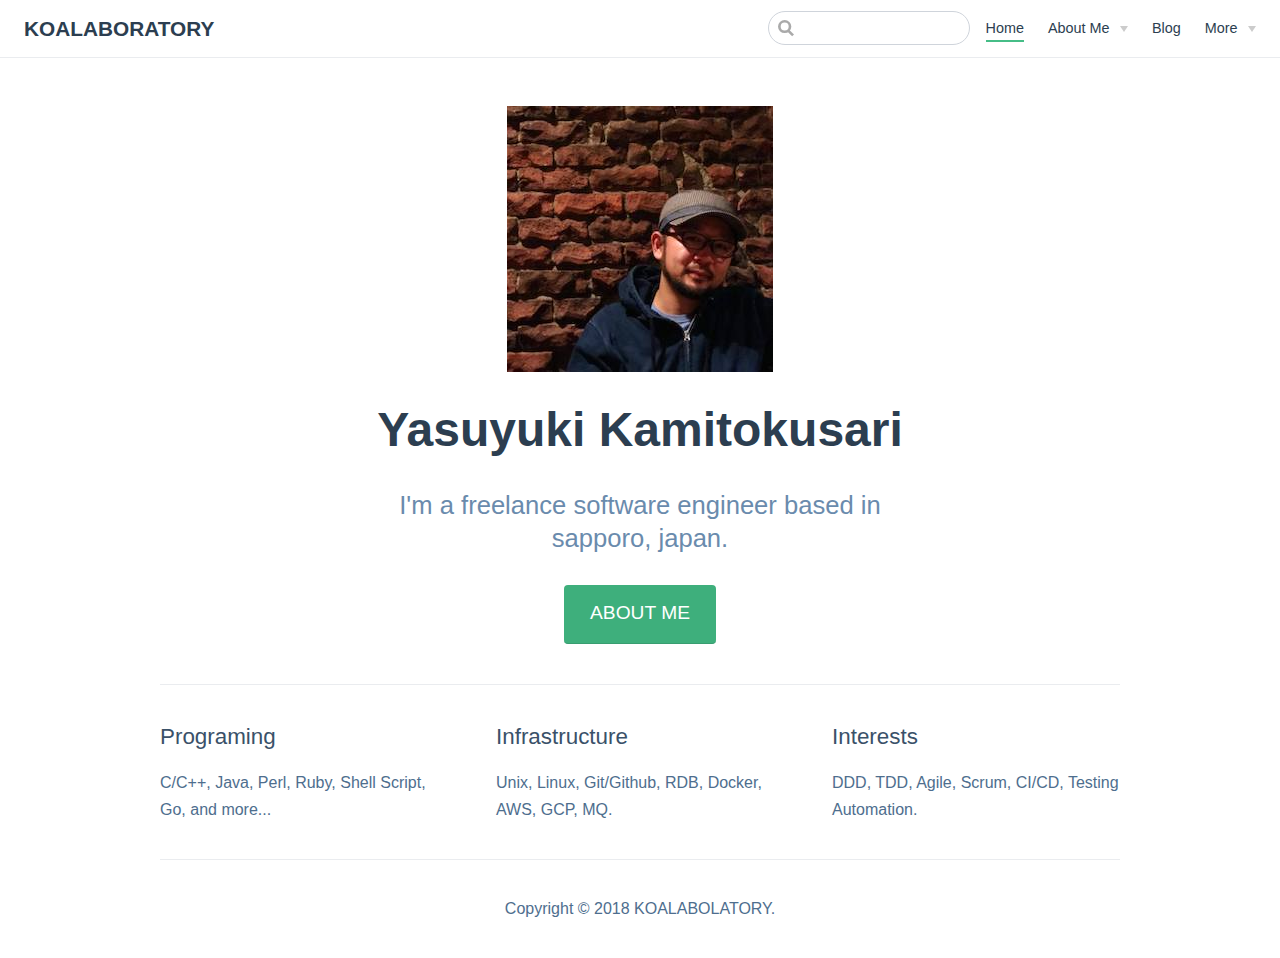
<file: index.html>
<!DOCTYPE html>
<html lang="ja">
  <head>
    <meta charset="utf-8">
    <meta name="viewport" content="width=device-width,initial-scale=1">
    <title>KOALABORATORY</title>
    <meta name="description" content="My portfolio">
    <link rel="icon" type="image/png" href="/favicon.png">
    <meta name="og:title" content="about me"><meta name="og:description" content="YasKamito&#39;s Portfolio">
    <link rel="preload" href="/assets/css/0.styles.04d72812.css" as="style"><link rel="preload" href="/assets/js/app.c00f5c59.js" as="script"><link rel="preload" href="/assets/js/2.7a096feb.js" as="script"><link rel="preload" href="/assets/js/5.3ea60ffa.js" as="script"><link rel="prefetch" href="/assets/js/10.08b44fdb.js"><link rel="prefetch" href="/assets/js/11.eb98c209.js"><link rel="prefetch" href="/assets/js/12.4ffbcab9.js"><link rel="prefetch" href="/assets/js/13.19a4ae22.js"><link rel="prefetch" href="/assets/js/14.1b2a1152.js"><link rel="prefetch" href="/assets/js/3.96e68d66.js"><link rel="prefetch" href="/assets/js/4.2b46c93b.js"><link rel="prefetch" href="/assets/js/6.c97d9a42.js"><link rel="prefetch" href="/assets/js/7.6c1398b5.js"><link rel="prefetch" href="/assets/js/8.5b266e0e.js"><link rel="prefetch" href="/assets/js/9.4b40a8be.js">
    <link rel="stylesheet" href="/assets/css/0.styles.04d72812.css">
  </head>
  <body>
    <div id="app" data-server-rendered="true"><div class="theme-container no-sidebar"><header class="navbar"><div class="sidebar-button"><svg xmlns="http://www.w3.org/2000/svg" aria-hidden="true" role="img" viewBox="0 0 448 512" class="icon"><path fill="currentColor" d="M436 124H12c-6.627 0-12-5.373-12-12V80c0-6.627 5.373-12 12-12h424c6.627 0 12 5.373 12 12v32c0 6.627-5.373 12-12 12zm0 160H12c-6.627 0-12-5.373-12-12v-32c0-6.627 5.373-12 12-12h424c6.627 0 12 5.373 12 12v32c0 6.627-5.373 12-12 12zm0 160H12c-6.627 0-12-5.373-12-12v-32c0-6.627 5.373-12 12-12h424c6.627 0 12 5.373 12 12v32c0 6.627-5.373 12-12 12z"></path></svg></div> <a href="/" class="home-link router-link-exact-active router-link-active"><!----> <span class="site-name">KOALABORATORY</span></a> <div class="links"><div class="search-box"><input aria-label="Search" autocomplete="off" spellcheck="false" value=""> <!----></div> <nav class="nav-links can-hide"><div class="nav-item"><a href="/" class="nav-link router-link-exact-active router-link-active">Home</a></div><div class="nav-item"><div class="dropdown-wrapper"><a class="dropdown-title"><span class="title">About Me</span> <span class="arrow right"></span></a> <ul class="nav-dropdown" style="display:none;"><li class="dropdown-item"><!----> <a href="/about.html" class="nav-link">About</a></li><li class="dropdown-item"><!----> <a href="/experience.html" class="nav-link">Experience</a></li></ul></div></div><div class="nav-item"><a href="/blog/" class="nav-link">Blog</a></div><div class="nav-item"><div class="dropdown-wrapper"><a class="dropdown-title"><span class="title">More</span> <span class="arrow right"></span></a> <ul class="nav-dropdown" style="display:none;"><li class="dropdown-item"><!----> <a href="https://twitter.com/7310chain" target="_blank" rel="noopener noreferrer" class="nav-link external">
  Twitter
  <svg xmlns="http://www.w3.org/2000/svg" aria-hidden="true" x="0px" y="0px" viewBox="0 0 100 100" width="15" height="15" class="icon outbound"><path fill="currentColor" d="M18.8,85.1h56l0,0c2.2,0,4-1.8,4-4v-32h-8v28h-48v-48h28v-8h-32l0,0c-2.2,0-4,1.8-4,4v56C14.8,83.3,16.6,85.1,18.8,85.1z"></path> <polygon fill="currentColor" points="45.7,48.7 51.3,54.3 77.2,28.5 77.2,37.2 85.2,37.2 85.2,14.9 62.8,14.9 62.8,22.9 71.5,22.9"></polygon></svg></a></li><li class="dropdown-item"><!----> <a href="https://www.facebook.com/kamitokusariy" target="_blank" rel="noopener noreferrer" class="nav-link external">
  Facebook
  <svg xmlns="http://www.w3.org/2000/svg" aria-hidden="true" x="0px" y="0px" viewBox="0 0 100 100" width="15" height="15" class="icon outbound"><path fill="currentColor" d="M18.8,85.1h56l0,0c2.2,0,4-1.8,4-4v-32h-8v28h-48v-48h28v-8h-32l0,0c-2.2,0-4,1.8-4,4v56C14.8,83.3,16.6,85.1,18.8,85.1z"></path> <polygon fill="currentColor" points="45.7,48.7 51.3,54.3 77.2,28.5 77.2,37.2 85.2,37.2 85.2,14.9 62.8,14.9 62.8,22.9 71.5,22.9"></polygon></svg></a></li><li class="dropdown-item"><!----> <a href="https://github.com/YasKamito" target="_blank" rel="noopener noreferrer" class="nav-link external">
  GitHub
  <svg xmlns="http://www.w3.org/2000/svg" aria-hidden="true" x="0px" y="0px" viewBox="0 0 100 100" width="15" height="15" class="icon outbound"><path fill="currentColor" d="M18.8,85.1h56l0,0c2.2,0,4-1.8,4-4v-32h-8v28h-48v-48h28v-8h-32l0,0c-2.2,0-4,1.8-4,4v56C14.8,83.3,16.6,85.1,18.8,85.1z"></path> <polygon fill="currentColor" points="45.7,48.7 51.3,54.3 77.2,28.5 77.2,37.2 85.2,37.2 85.2,14.9 62.8,14.9 62.8,22.9 71.5,22.9"></polygon></svg></a></li></ul></div></div> <!----></nav></div></header> <div class="sidebar-mask"></div> <aside class="sidebar"><nav class="nav-links"><div class="nav-item"><a href="/" class="nav-link router-link-exact-active router-link-active">Home</a></div><div class="nav-item"><div class="dropdown-wrapper"><a class="dropdown-title"><span class="title">About Me</span> <span class="arrow right"></span></a> <ul class="nav-dropdown" style="display:none;"><li class="dropdown-item"><!----> <a href="/about.html" class="nav-link">About</a></li><li class="dropdown-item"><!----> <a href="/experience.html" class="nav-link">Experience</a></li></ul></div></div><div class="nav-item"><a href="/blog/" class="nav-link">Blog</a></div><div class="nav-item"><div class="dropdown-wrapper"><a class="dropdown-title"><span class="title">More</span> <span class="arrow right"></span></a> <ul class="nav-dropdown" style="display:none;"><li class="dropdown-item"><!----> <a href="https://twitter.com/7310chain" target="_blank" rel="noopener noreferrer" class="nav-link external">
  Twitter
  <svg xmlns="http://www.w3.org/2000/svg" aria-hidden="true" x="0px" y="0px" viewBox="0 0 100 100" width="15" height="15" class="icon outbound"><path fill="currentColor" d="M18.8,85.1h56l0,0c2.2,0,4-1.8,4-4v-32h-8v28h-48v-48h28v-8h-32l0,0c-2.2,0-4,1.8-4,4v56C14.8,83.3,16.6,85.1,18.8,85.1z"></path> <polygon fill="currentColor" points="45.7,48.7 51.3,54.3 77.2,28.5 77.2,37.2 85.2,37.2 85.2,14.9 62.8,14.9 62.8,22.9 71.5,22.9"></polygon></svg></a></li><li class="dropdown-item"><!----> <a href="https://www.facebook.com/kamitokusariy" target="_blank" rel="noopener noreferrer" class="nav-link external">
  Facebook
  <svg xmlns="http://www.w3.org/2000/svg" aria-hidden="true" x="0px" y="0px" viewBox="0 0 100 100" width="15" height="15" class="icon outbound"><path fill="currentColor" d="M18.8,85.1h56l0,0c2.2,0,4-1.8,4-4v-32h-8v28h-48v-48h28v-8h-32l0,0c-2.2,0-4,1.8-4,4v56C14.8,83.3,16.6,85.1,18.8,85.1z"></path> <polygon fill="currentColor" points="45.7,48.7 51.3,54.3 77.2,28.5 77.2,37.2 85.2,37.2 85.2,14.9 62.8,14.9 62.8,22.9 71.5,22.9"></polygon></svg></a></li><li class="dropdown-item"><!----> <a href="https://github.com/YasKamito" target="_blank" rel="noopener noreferrer" class="nav-link external">
  GitHub
  <svg xmlns="http://www.w3.org/2000/svg" aria-hidden="true" x="0px" y="0px" viewBox="0 0 100 100" width="15" height="15" class="icon outbound"><path fill="currentColor" d="M18.8,85.1h56l0,0c2.2,0,4-1.8,4-4v-32h-8v28h-48v-48h28v-8h-32l0,0c-2.2,0-4,1.8-4,4v56C14.8,83.3,16.6,85.1,18.8,85.1z"></path> <polygon fill="currentColor" points="45.7,48.7 51.3,54.3 77.2,28.5 77.2,37.2 85.2,37.2 85.2,14.9 62.8,14.9 62.8,22.9 71.5,22.9"></polygon></svg></a></li></ul></div></div> <!----></nav>  <!----> </aside> <main aria-labelledby="main-title" class="home"><header class="hero"><img src="/avatar.jpg" alt="hero"> <h1 id="main-title">Yasuyuki Kamitokusari</h1> <p class="description">
      I'm a freelance software engineer based in sapporo, japan.
    </p> <p class="action"><a href="/about.html" class="nav-link action-button">ABOUT ME</a></p></header> <div class="features"><div class="feature"><h2>Programing</h2> <p>C/C++, Java, Perl, Ruby, Shell Script, Go, and more...</p></div><div class="feature"><h2>Infrastructure</h2> <p>Unix, Linux, Git/Github, RDB, Docker, AWS, GCP, MQ.</p></div><div class="feature"><h2>Interests</h2> <p>DDD, TDD, Agile, Scrum, CI/CD, Testing Automation.</p></div></div> <div class="theme-default-content custom content__default"></div> <div class="footer">
    Copyright © 2018 KOALABOLATORY.
  </div></main></div><div class="global-ui"></div></div>
    <script src="/assets/js/app.c00f5c59.js" defer></script><script src="/assets/js/2.7a096feb.js" defer></script><script src="/assets/js/5.3ea60ffa.js" defer></script>
  </body>
</html>
</file>
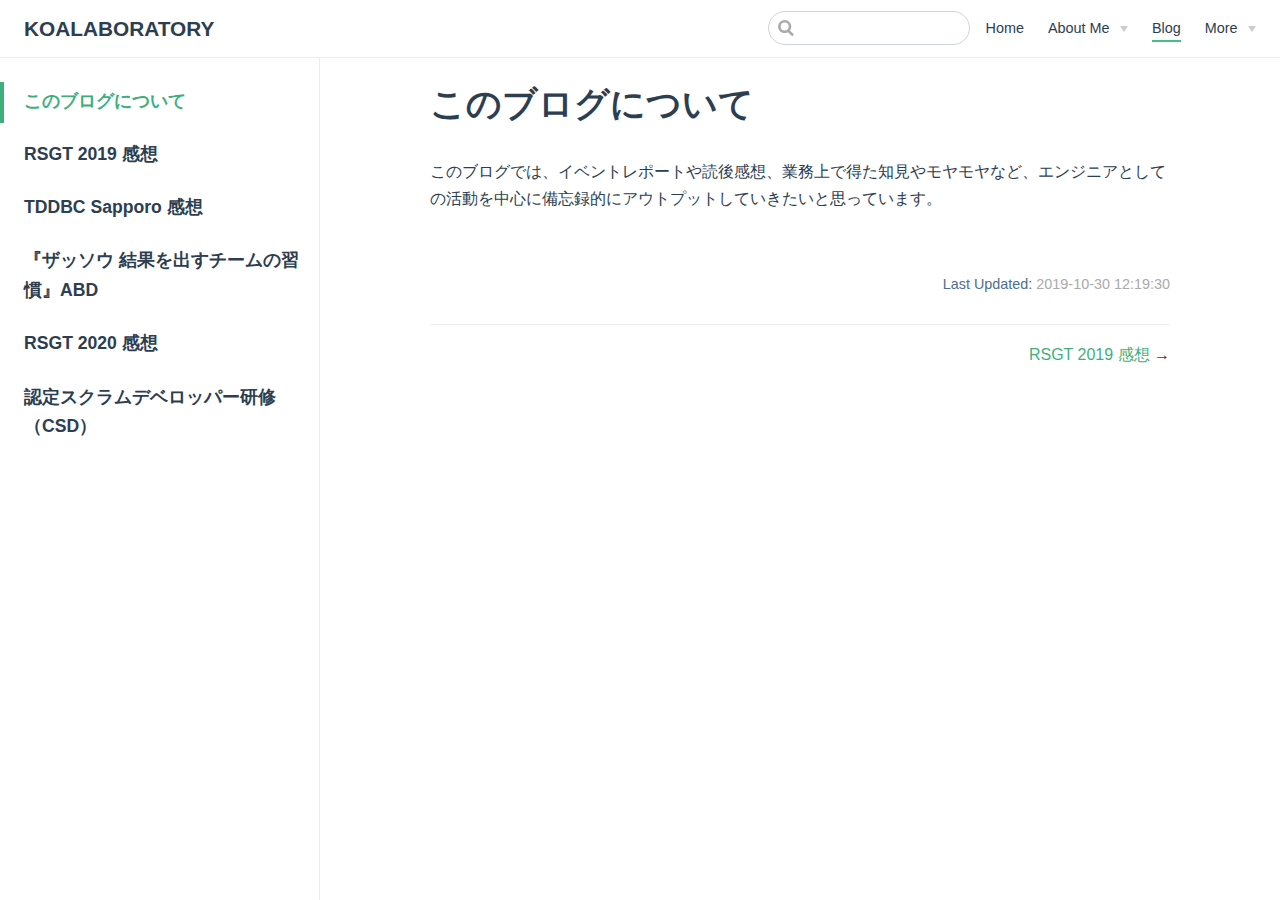
<file: blog/index.html>
<!DOCTYPE html>
<html lang="ja">
  <head>
    <meta charset="utf-8">
    <meta name="viewport" content="width=device-width,initial-scale=1">
    <title>このブログについて | KOALABORATORY</title>
    <meta name="description" content="プログラミング・エンジニアリング備忘録">
    <link rel="icon" type="image/png" href="/favicon.png">
    <meta name="og:title" content="このブログについて"><meta name="og:description" content="プログラミング・エンジニアリング備忘録">
    <link rel="preload" href="/assets/css/0.styles.04d72812.css" as="style"><link rel="preload" href="/assets/js/app.c00f5c59.js" as="script"><link rel="preload" href="/assets/js/2.7a096feb.js" as="script"><link rel="preload" href="/assets/js/12.4ffbcab9.js" as="script"><link rel="prefetch" href="/assets/js/10.08b44fdb.js"><link rel="prefetch" href="/assets/js/11.eb98c209.js"><link rel="prefetch" href="/assets/js/13.19a4ae22.js"><link rel="prefetch" href="/assets/js/14.1b2a1152.js"><link rel="prefetch" href="/assets/js/3.96e68d66.js"><link rel="prefetch" href="/assets/js/4.2b46c93b.js"><link rel="prefetch" href="/assets/js/5.3ea60ffa.js"><link rel="prefetch" href="/assets/js/6.c97d9a42.js"><link rel="prefetch" href="/assets/js/7.6c1398b5.js"><link rel="prefetch" href="/assets/js/8.5b266e0e.js"><link rel="prefetch" href="/assets/js/9.4b40a8be.js">
    <link rel="stylesheet" href="/assets/css/0.styles.04d72812.css">
  </head>
  <body>
    <div id="app" data-server-rendered="true"><div class="theme-container"><header class="navbar"><div class="sidebar-button"><svg xmlns="http://www.w3.org/2000/svg" aria-hidden="true" role="img" viewBox="0 0 448 512" class="icon"><path fill="currentColor" d="M436 124H12c-6.627 0-12-5.373-12-12V80c0-6.627 5.373-12 12-12h424c6.627 0 12 5.373 12 12v32c0 6.627-5.373 12-12 12zm0 160H12c-6.627 0-12-5.373-12-12v-32c0-6.627 5.373-12 12-12h424c6.627 0 12 5.373 12 12v32c0 6.627-5.373 12-12 12zm0 160H12c-6.627 0-12-5.373-12-12v-32c0-6.627 5.373-12 12-12h424c6.627 0 12 5.373 12 12v32c0 6.627-5.373 12-12 12z"></path></svg></div> <a href="/" class="home-link router-link-active"><!----> <span class="site-name">KOALABORATORY</span></a> <div class="links"><div class="search-box"><input aria-label="Search" autocomplete="off" spellcheck="false" value=""> <!----></div> <nav class="nav-links can-hide"><div class="nav-item"><a href="/" class="nav-link">Home</a></div><div class="nav-item"><div class="dropdown-wrapper"><a class="dropdown-title"><span class="title">About Me</span> <span class="arrow right"></span></a> <ul class="nav-dropdown" style="display:none;"><li class="dropdown-item"><!----> <a href="/about.html" class="nav-link">About</a></li><li class="dropdown-item"><!----> <a href="/experience.html" class="nav-link">Experience</a></li></ul></div></div><div class="nav-item"><a href="/blog/" class="nav-link router-link-exact-active router-link-active">Blog</a></div><div class="nav-item"><div class="dropdown-wrapper"><a class="dropdown-title"><span class="title">More</span> <span class="arrow right"></span></a> <ul class="nav-dropdown" style="display:none;"><li class="dropdown-item"><!----> <a href="https://twitter.com/7310chain" target="_blank" rel="noopener noreferrer" class="nav-link external">
  Twitter
  <svg xmlns="http://www.w3.org/2000/svg" aria-hidden="true" x="0px" y="0px" viewBox="0 0 100 100" width="15" height="15" class="icon outbound"><path fill="currentColor" d="M18.8,85.1h56l0,0c2.2,0,4-1.8,4-4v-32h-8v28h-48v-48h28v-8h-32l0,0c-2.2,0-4,1.8-4,4v56C14.8,83.3,16.6,85.1,18.8,85.1z"></path> <polygon fill="currentColor" points="45.7,48.7 51.3,54.3 77.2,28.5 77.2,37.2 85.2,37.2 85.2,14.9 62.8,14.9 62.8,22.9 71.5,22.9"></polygon></svg></a></li><li class="dropdown-item"><!----> <a href="https://www.facebook.com/kamitokusariy" target="_blank" rel="noopener noreferrer" class="nav-link external">
  Facebook
  <svg xmlns="http://www.w3.org/2000/svg" aria-hidden="true" x="0px" y="0px" viewBox="0 0 100 100" width="15" height="15" class="icon outbound"><path fill="currentColor" d="M18.8,85.1h56l0,0c2.2,0,4-1.8,4-4v-32h-8v28h-48v-48h28v-8h-32l0,0c-2.2,0-4,1.8-4,4v56C14.8,83.3,16.6,85.1,18.8,85.1z"></path> <polygon fill="currentColor" points="45.7,48.7 51.3,54.3 77.2,28.5 77.2,37.2 85.2,37.2 85.2,14.9 62.8,14.9 62.8,22.9 71.5,22.9"></polygon></svg></a></li><li class="dropdown-item"><!----> <a href="https://github.com/YasKamito" target="_blank" rel="noopener noreferrer" class="nav-link external">
  GitHub
  <svg xmlns="http://www.w3.org/2000/svg" aria-hidden="true" x="0px" y="0px" viewBox="0 0 100 100" width="15" height="15" class="icon outbound"><path fill="currentColor" d="M18.8,85.1h56l0,0c2.2,0,4-1.8,4-4v-32h-8v28h-48v-48h28v-8h-32l0,0c-2.2,0-4,1.8-4,4v56C14.8,83.3,16.6,85.1,18.8,85.1z"></path> <polygon fill="currentColor" points="45.7,48.7 51.3,54.3 77.2,28.5 77.2,37.2 85.2,37.2 85.2,14.9 62.8,14.9 62.8,22.9 71.5,22.9"></polygon></svg></a></li></ul></div></div> <!----></nav></div></header> <div class="sidebar-mask"></div> <aside class="sidebar"><nav class="nav-links"><div class="nav-item"><a href="/" class="nav-link">Home</a></div><div class="nav-item"><div class="dropdown-wrapper"><a class="dropdown-title"><span class="title">About Me</span> <span class="arrow right"></span></a> <ul class="nav-dropdown" style="display:none;"><li class="dropdown-item"><!----> <a href="/about.html" class="nav-link">About</a></li><li class="dropdown-item"><!----> <a href="/experience.html" class="nav-link">Experience</a></li></ul></div></div><div class="nav-item"><a href="/blog/" class="nav-link router-link-exact-active router-link-active">Blog</a></div><div class="nav-item"><div class="dropdown-wrapper"><a class="dropdown-title"><span class="title">More</span> <span class="arrow right"></span></a> <ul class="nav-dropdown" style="display:none;"><li class="dropdown-item"><!----> <a href="https://twitter.com/7310chain" target="_blank" rel="noopener noreferrer" class="nav-link external">
  Twitter
  <svg xmlns="http://www.w3.org/2000/svg" aria-hidden="true" x="0px" y="0px" viewBox="0 0 100 100" width="15" height="15" class="icon outbound"><path fill="currentColor" d="M18.8,85.1h56l0,0c2.2,0,4-1.8,4-4v-32h-8v28h-48v-48h28v-8h-32l0,0c-2.2,0-4,1.8-4,4v56C14.8,83.3,16.6,85.1,18.8,85.1z"></path> <polygon fill="currentColor" points="45.7,48.7 51.3,54.3 77.2,28.5 77.2,37.2 85.2,37.2 85.2,14.9 62.8,14.9 62.8,22.9 71.5,22.9"></polygon></svg></a></li><li class="dropdown-item"><!----> <a href="https://www.facebook.com/kamitokusariy" target="_blank" rel="noopener noreferrer" class="nav-link external">
  Facebook
  <svg xmlns="http://www.w3.org/2000/svg" aria-hidden="true" x="0px" y="0px" viewBox="0 0 100 100" width="15" height="15" class="icon outbound"><path fill="currentColor" d="M18.8,85.1h56l0,0c2.2,0,4-1.8,4-4v-32h-8v28h-48v-48h28v-8h-32l0,0c-2.2,0-4,1.8-4,4v56C14.8,83.3,16.6,85.1,18.8,85.1z"></path> <polygon fill="currentColor" points="45.7,48.7 51.3,54.3 77.2,28.5 77.2,37.2 85.2,37.2 85.2,14.9 62.8,14.9 62.8,22.9 71.5,22.9"></polygon></svg></a></li><li class="dropdown-item"><!----> <a href="https://github.com/YasKamito" target="_blank" rel="noopener noreferrer" class="nav-link external">
  GitHub
  <svg xmlns="http://www.w3.org/2000/svg" aria-hidden="true" x="0px" y="0px" viewBox="0 0 100 100" width="15" height="15" class="icon outbound"><path fill="currentColor" d="M18.8,85.1h56l0,0c2.2,0,4-1.8,4-4v-32h-8v28h-48v-48h28v-8h-32l0,0c-2.2,0-4,1.8-4,4v56C14.8,83.3,16.6,85.1,18.8,85.1z"></path> <polygon fill="currentColor" points="45.7,48.7 51.3,54.3 77.2,28.5 77.2,37.2 85.2,37.2 85.2,14.9 62.8,14.9 62.8,22.9 71.5,22.9"></polygon></svg></a></li></ul></div></div> <!----></nav>  <ul class="sidebar-links"><li><a href="/blog/" class="active sidebar-link">このブログについて</a></li><li><a href="/blog/20190114.html" class="sidebar-link">RSGT 2019 感想</a></li><li><a href="/blog/20190619.html" class="sidebar-link">TDDBC Sapporo 感想</a></li><li><a href="/blog/20191026.html" class="sidebar-link">『ザッソウ 結果を出すチームの習慣』ABD</a></li><li><a href="/blog/20200114.html" class="sidebar-link">RSGT 2020 感想</a></li><li><a href="/blog/20200327.html" class="sidebar-link">認定スクラムデベロッパー研修（CSD）</a></li></ul> </aside> <main class="page"> <div class="theme-default-content content__default"><h1 id="このブログについて"><a href="#このブログについて" aria-hidden="true" class="header-anchor">#</a> このブログについて</h1> <p>このブログでは、イベントレポートや読後感想、業務上で得た知見やモヤモヤなど、エンジニアとしての活動を中心に備忘録的にアウトプットしていきたいと思っています。</p></div> <footer class="page-edit"><!----> <div class="last-updated"><span class="prefix">Last Updated: </span> <span class="time">2019-10-30 12:19:30</span></div></footer> <div class="page-nav"><p class="inner"><!----> <span class="next"><a href="/blog/20190114.html">
          RSGT 2019 感想
        </a>
        →
      </span></p></div> </main></div><div class="global-ui"></div></div>
    <script src="/assets/js/app.c00f5c59.js" defer></script><script src="/assets/js/2.7a096feb.js" defer></script><script src="/assets/js/12.4ffbcab9.js" defer></script>
  </body>
</html>
</file>
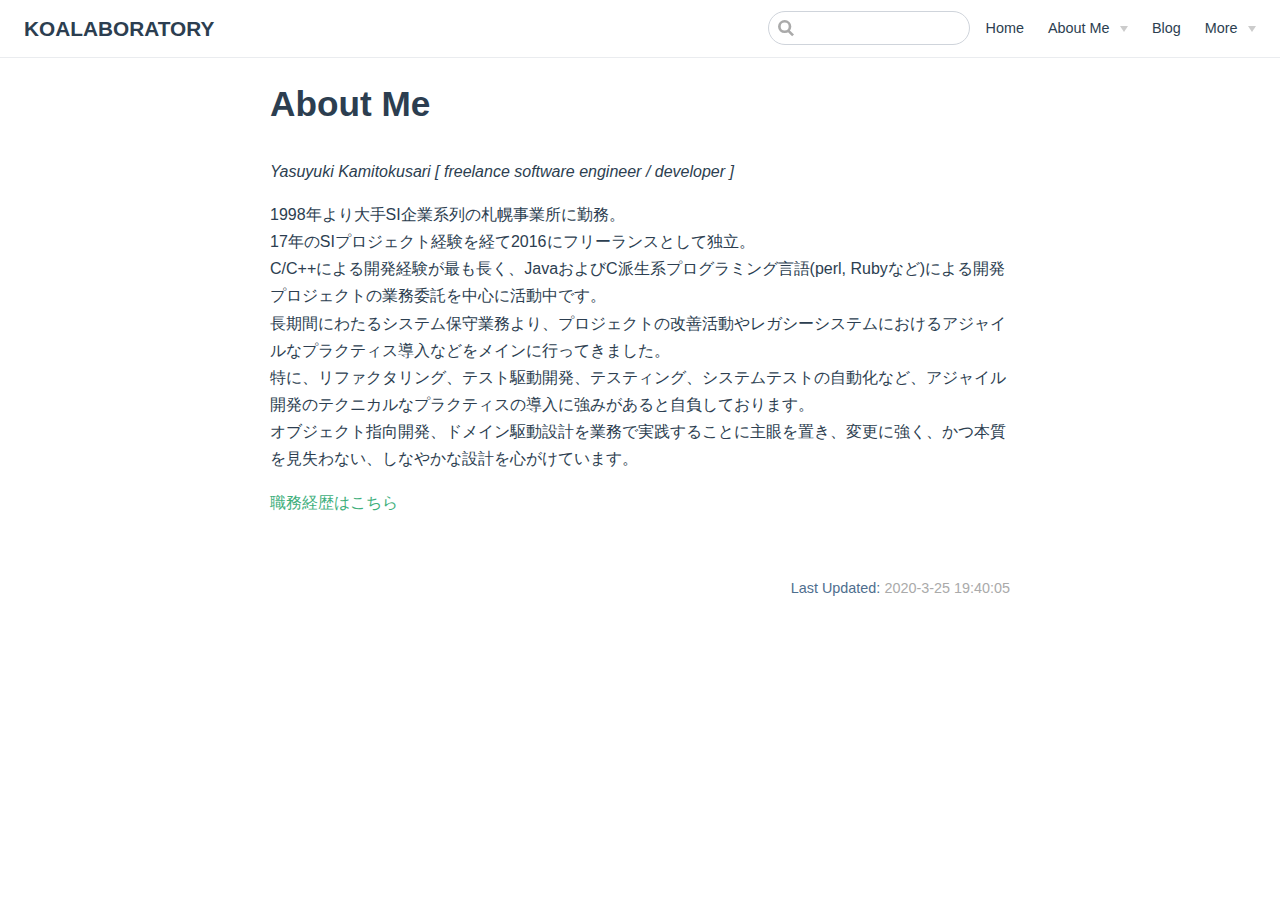
<file: about.html>
<!DOCTYPE html>
<html lang="ja">
  <head>
    <meta charset="utf-8">
    <meta name="viewport" content="width=device-width,initial-scale=1">
    <title>about me | KOALABORATORY</title>
    <meta name="description" content="My portfolio">
    <link rel="icon" type="image/png" href="/favicon.png">
    <meta name="og:title" content="about me"><meta name="og:description" content="YasKamito&#39;s info">
    <link rel="preload" href="/assets/css/0.styles.04d72812.css" as="style"><link rel="preload" href="/assets/js/app.c00f5c59.js" as="script"><link rel="preload" href="/assets/js/2.7a096feb.js" as="script"><link rel="preload" href="/assets/js/6.c97d9a42.js" as="script"><link rel="prefetch" href="/assets/js/10.08b44fdb.js"><link rel="prefetch" href="/assets/js/11.eb98c209.js"><link rel="prefetch" href="/assets/js/12.4ffbcab9.js"><link rel="prefetch" href="/assets/js/13.19a4ae22.js"><link rel="prefetch" href="/assets/js/14.1b2a1152.js"><link rel="prefetch" href="/assets/js/3.96e68d66.js"><link rel="prefetch" href="/assets/js/4.2b46c93b.js"><link rel="prefetch" href="/assets/js/5.3ea60ffa.js"><link rel="prefetch" href="/assets/js/7.6c1398b5.js"><link rel="prefetch" href="/assets/js/8.5b266e0e.js"><link rel="prefetch" href="/assets/js/9.4b40a8be.js">
    <link rel="stylesheet" href="/assets/css/0.styles.04d72812.css">
  </head>
  <body>
    <div id="app" data-server-rendered="true"><div class="theme-container no-sidebar"><header class="navbar"><div class="sidebar-button"><svg xmlns="http://www.w3.org/2000/svg" aria-hidden="true" role="img" viewBox="0 0 448 512" class="icon"><path fill="currentColor" d="M436 124H12c-6.627 0-12-5.373-12-12V80c0-6.627 5.373-12 12-12h424c6.627 0 12 5.373 12 12v32c0 6.627-5.373 12-12 12zm0 160H12c-6.627 0-12-5.373-12-12v-32c0-6.627 5.373-12 12-12h424c6.627 0 12 5.373 12 12v32c0 6.627-5.373 12-12 12zm0 160H12c-6.627 0-12-5.373-12-12v-32c0-6.627 5.373-12 12-12h424c6.627 0 12 5.373 12 12v32c0 6.627-5.373 12-12 12z"></path></svg></div> <a href="/" class="home-link router-link-active"><!----> <span class="site-name">KOALABORATORY</span></a> <div class="links"><div class="search-box"><input aria-label="Search" autocomplete="off" spellcheck="false" value=""> <!----></div> <nav class="nav-links can-hide"><div class="nav-item"><a href="/" class="nav-link">Home</a></div><div class="nav-item"><div class="dropdown-wrapper"><a class="dropdown-title"><span class="title">About Me</span> <span class="arrow right"></span></a> <ul class="nav-dropdown" style="display:none;"><li class="dropdown-item"><!----> <a href="/about.html" class="nav-link router-link-exact-active router-link-active">About</a></li><li class="dropdown-item"><!----> <a href="/experience.html" class="nav-link">Experience</a></li></ul></div></div><div class="nav-item"><a href="/blog/" class="nav-link">Blog</a></div><div class="nav-item"><div class="dropdown-wrapper"><a class="dropdown-title"><span class="title">More</span> <span class="arrow right"></span></a> <ul class="nav-dropdown" style="display:none;"><li class="dropdown-item"><!----> <a href="https://twitter.com/7310chain" target="_blank" rel="noopener noreferrer" class="nav-link external">
  Twitter
  <svg xmlns="http://www.w3.org/2000/svg" aria-hidden="true" x="0px" y="0px" viewBox="0 0 100 100" width="15" height="15" class="icon outbound"><path fill="currentColor" d="M18.8,85.1h56l0,0c2.2,0,4-1.8,4-4v-32h-8v28h-48v-48h28v-8h-32l0,0c-2.2,0-4,1.8-4,4v56C14.8,83.3,16.6,85.1,18.8,85.1z"></path> <polygon fill="currentColor" points="45.7,48.7 51.3,54.3 77.2,28.5 77.2,37.2 85.2,37.2 85.2,14.9 62.8,14.9 62.8,22.9 71.5,22.9"></polygon></svg></a></li><li class="dropdown-item"><!----> <a href="https://www.facebook.com/kamitokusariy" target="_blank" rel="noopener noreferrer" class="nav-link external">
  Facebook
  <svg xmlns="http://www.w3.org/2000/svg" aria-hidden="true" x="0px" y="0px" viewBox="0 0 100 100" width="15" height="15" class="icon outbound"><path fill="currentColor" d="M18.8,85.1h56l0,0c2.2,0,4-1.8,4-4v-32h-8v28h-48v-48h28v-8h-32l0,0c-2.2,0-4,1.8-4,4v56C14.8,83.3,16.6,85.1,18.8,85.1z"></path> <polygon fill="currentColor" points="45.7,48.7 51.3,54.3 77.2,28.5 77.2,37.2 85.2,37.2 85.2,14.9 62.8,14.9 62.8,22.9 71.5,22.9"></polygon></svg></a></li><li class="dropdown-item"><!----> <a href="https://github.com/YasKamito" target="_blank" rel="noopener noreferrer" class="nav-link external">
  GitHub
  <svg xmlns="http://www.w3.org/2000/svg" aria-hidden="true" x="0px" y="0px" viewBox="0 0 100 100" width="15" height="15" class="icon outbound"><path fill="currentColor" d="M18.8,85.1h56l0,0c2.2,0,4-1.8,4-4v-32h-8v28h-48v-48h28v-8h-32l0,0c-2.2,0-4,1.8-4,4v56C14.8,83.3,16.6,85.1,18.8,85.1z"></path> <polygon fill="currentColor" points="45.7,48.7 51.3,54.3 77.2,28.5 77.2,37.2 85.2,37.2 85.2,14.9 62.8,14.9 62.8,22.9 71.5,22.9"></polygon></svg></a></li></ul></div></div> <!----></nav></div></header> <div class="sidebar-mask"></div> <aside class="sidebar"><nav class="nav-links"><div class="nav-item"><a href="/" class="nav-link">Home</a></div><div class="nav-item"><div class="dropdown-wrapper"><a class="dropdown-title"><span class="title">About Me</span> <span class="arrow right"></span></a> <ul class="nav-dropdown" style="display:none;"><li class="dropdown-item"><!----> <a href="/about.html" class="nav-link router-link-exact-active router-link-active">About</a></li><li class="dropdown-item"><!----> <a href="/experience.html" class="nav-link">Experience</a></li></ul></div></div><div class="nav-item"><a href="/blog/" class="nav-link">Blog</a></div><div class="nav-item"><div class="dropdown-wrapper"><a class="dropdown-title"><span class="title">More</span> <span class="arrow right"></span></a> <ul class="nav-dropdown" style="display:none;"><li class="dropdown-item"><!----> <a href="https://twitter.com/7310chain" target="_blank" rel="noopener noreferrer" class="nav-link external">
  Twitter
  <svg xmlns="http://www.w3.org/2000/svg" aria-hidden="true" x="0px" y="0px" viewBox="0 0 100 100" width="15" height="15" class="icon outbound"><path fill="currentColor" d="M18.8,85.1h56l0,0c2.2,0,4-1.8,4-4v-32h-8v28h-48v-48h28v-8h-32l0,0c-2.2,0-4,1.8-4,4v56C14.8,83.3,16.6,85.1,18.8,85.1z"></path> <polygon fill="currentColor" points="45.7,48.7 51.3,54.3 77.2,28.5 77.2,37.2 85.2,37.2 85.2,14.9 62.8,14.9 62.8,22.9 71.5,22.9"></polygon></svg></a></li><li class="dropdown-item"><!----> <a href="https://www.facebook.com/kamitokusariy" target="_blank" rel="noopener noreferrer" class="nav-link external">
  Facebook
  <svg xmlns="http://www.w3.org/2000/svg" aria-hidden="true" x="0px" y="0px" viewBox="0 0 100 100" width="15" height="15" class="icon outbound"><path fill="currentColor" d="M18.8,85.1h56l0,0c2.2,0,4-1.8,4-4v-32h-8v28h-48v-48h28v-8h-32l0,0c-2.2,0-4,1.8-4,4v56C14.8,83.3,16.6,85.1,18.8,85.1z"></path> <polygon fill="currentColor" points="45.7,48.7 51.3,54.3 77.2,28.5 77.2,37.2 85.2,37.2 85.2,14.9 62.8,14.9 62.8,22.9 71.5,22.9"></polygon></svg></a></li><li class="dropdown-item"><!----> <a href="https://github.com/YasKamito" target="_blank" rel="noopener noreferrer" class="nav-link external">
  GitHub
  <svg xmlns="http://www.w3.org/2000/svg" aria-hidden="true" x="0px" y="0px" viewBox="0 0 100 100" width="15" height="15" class="icon outbound"><path fill="currentColor" d="M18.8,85.1h56l0,0c2.2,0,4-1.8,4-4v-32h-8v28h-48v-48h28v-8h-32l0,0c-2.2,0-4,1.8-4,4v56C14.8,83.3,16.6,85.1,18.8,85.1z"></path> <polygon fill="currentColor" points="45.7,48.7 51.3,54.3 77.2,28.5 77.2,37.2 85.2,37.2 85.2,14.9 62.8,14.9 62.8,22.9 71.5,22.9"></polygon></svg></a></li></ul></div></div> <!----></nav>  <!----> </aside> <main class="page"> <div class="theme-default-content content__default"><h1 id="about-me"><a href="#about-me" aria-hidden="true" class="header-anchor">#</a> About Me</h1> <p><em>Yasuyuki Kamitokusari [ freelance software engineer / developer ]</em></p> <p>1998年より大手SI企業系列の札幌事業所に勤務。<br>
17年のSIプロジェクト経験を経て2016にフリーランスとして独立。<br>
C/C++による開発経験が最も長く、JavaおよびC派生系プログラミング言語(perl, Rubyなど)による開発プロジェクトの業務委託を中心に活動中です。<br>
長期間にわたるシステム保守業務より、プロジェクトの改善活動やレガシーシステムにおけるアジャイルなプラクティス導入などをメインに行ってきました。<br>
特に、リファクタリング、テスト駆動開発、テスティング、システムテストの自動化など、アジャイル開発のテクニカルなプラクティスの導入に強みがあると自負しております。<br>
オブジェクト指向開発、ドメイン駆動設計を業務で実践することに主眼を置き、変更に強く、かつ本質を見失わない、しなやかな設計を心がけています。</p> <p><a href="/experience">職務経歴はこちら</a></p></div> <footer class="page-edit"><!----> <div class="last-updated"><span class="prefix">Last Updated: </span> <span class="time">2020-3-25 19:40:05</span></div></footer> <!----> </main></div><div class="global-ui"></div></div>
    <script src="/assets/js/app.c00f5c59.js" defer></script><script src="/assets/js/2.7a096feb.js" defer></script><script src="/assets/js/6.c97d9a42.js" defer></script>
  </body>
</html>
</file>
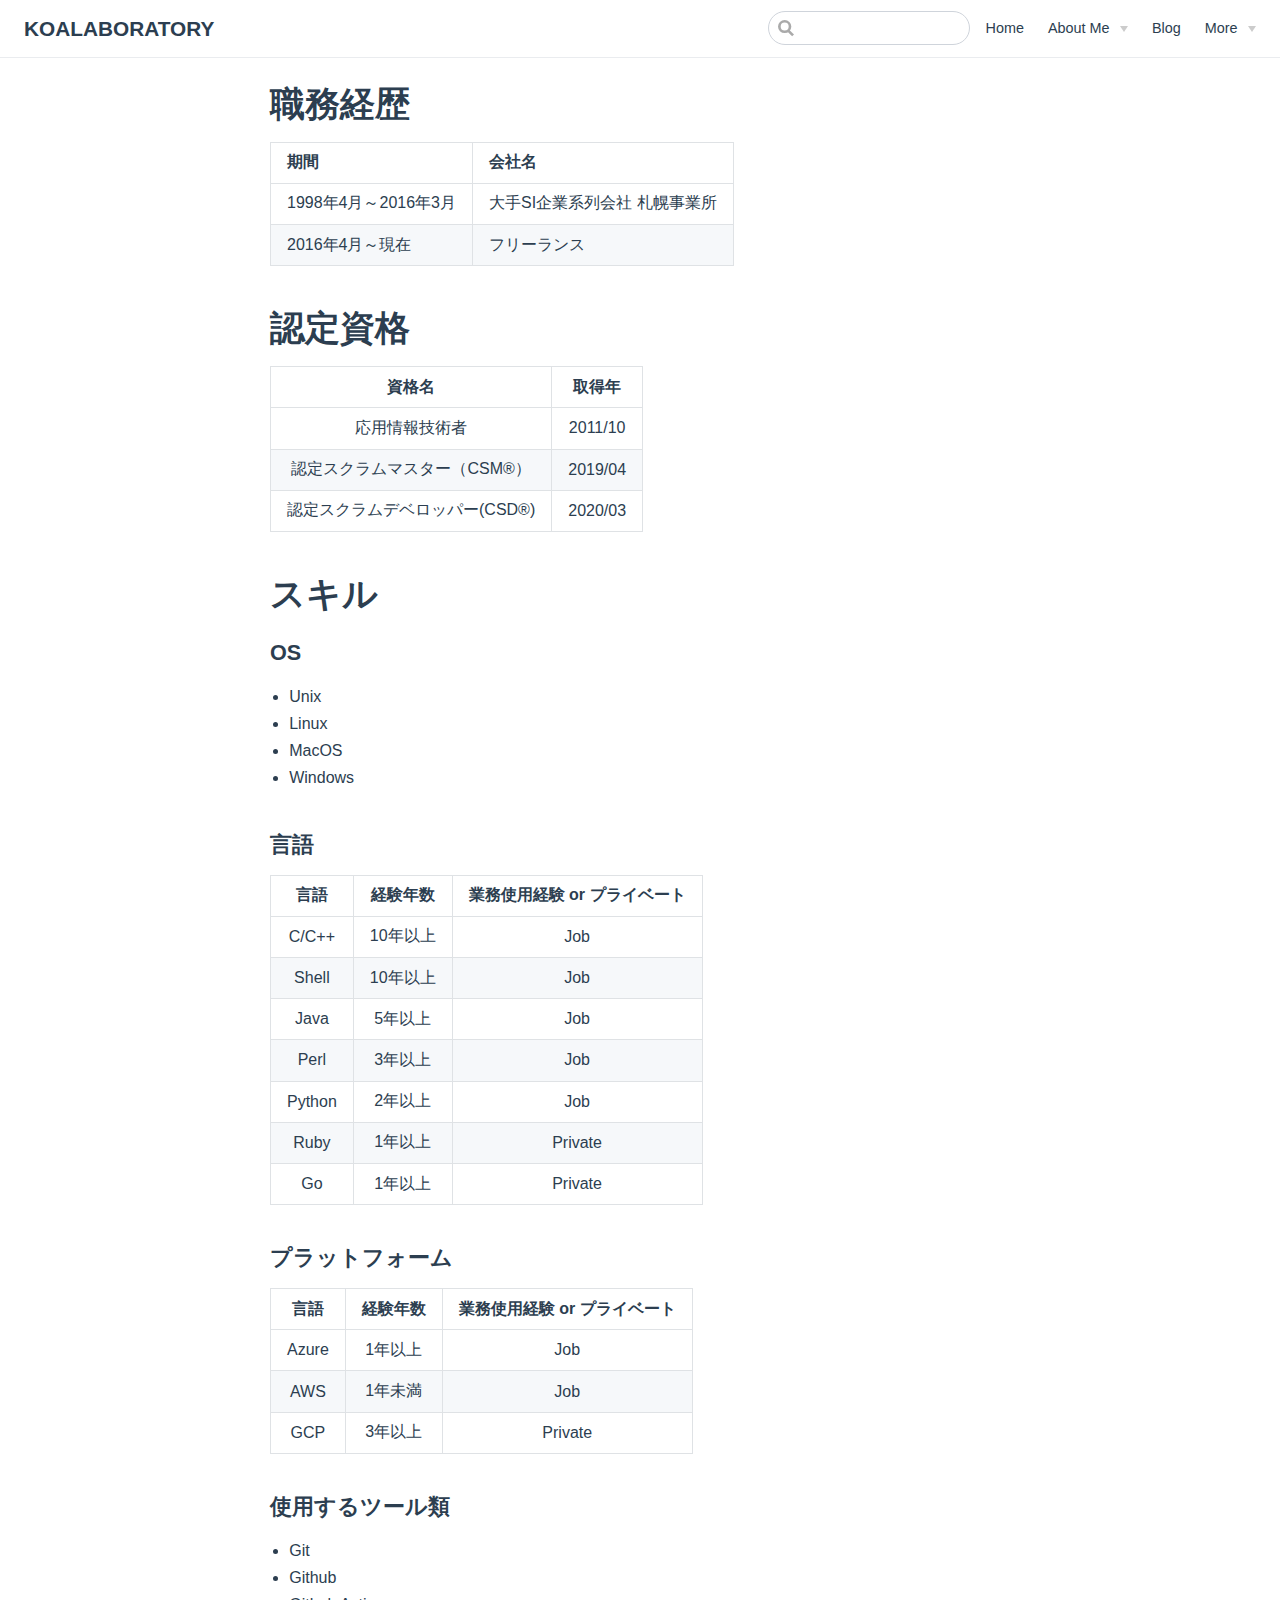
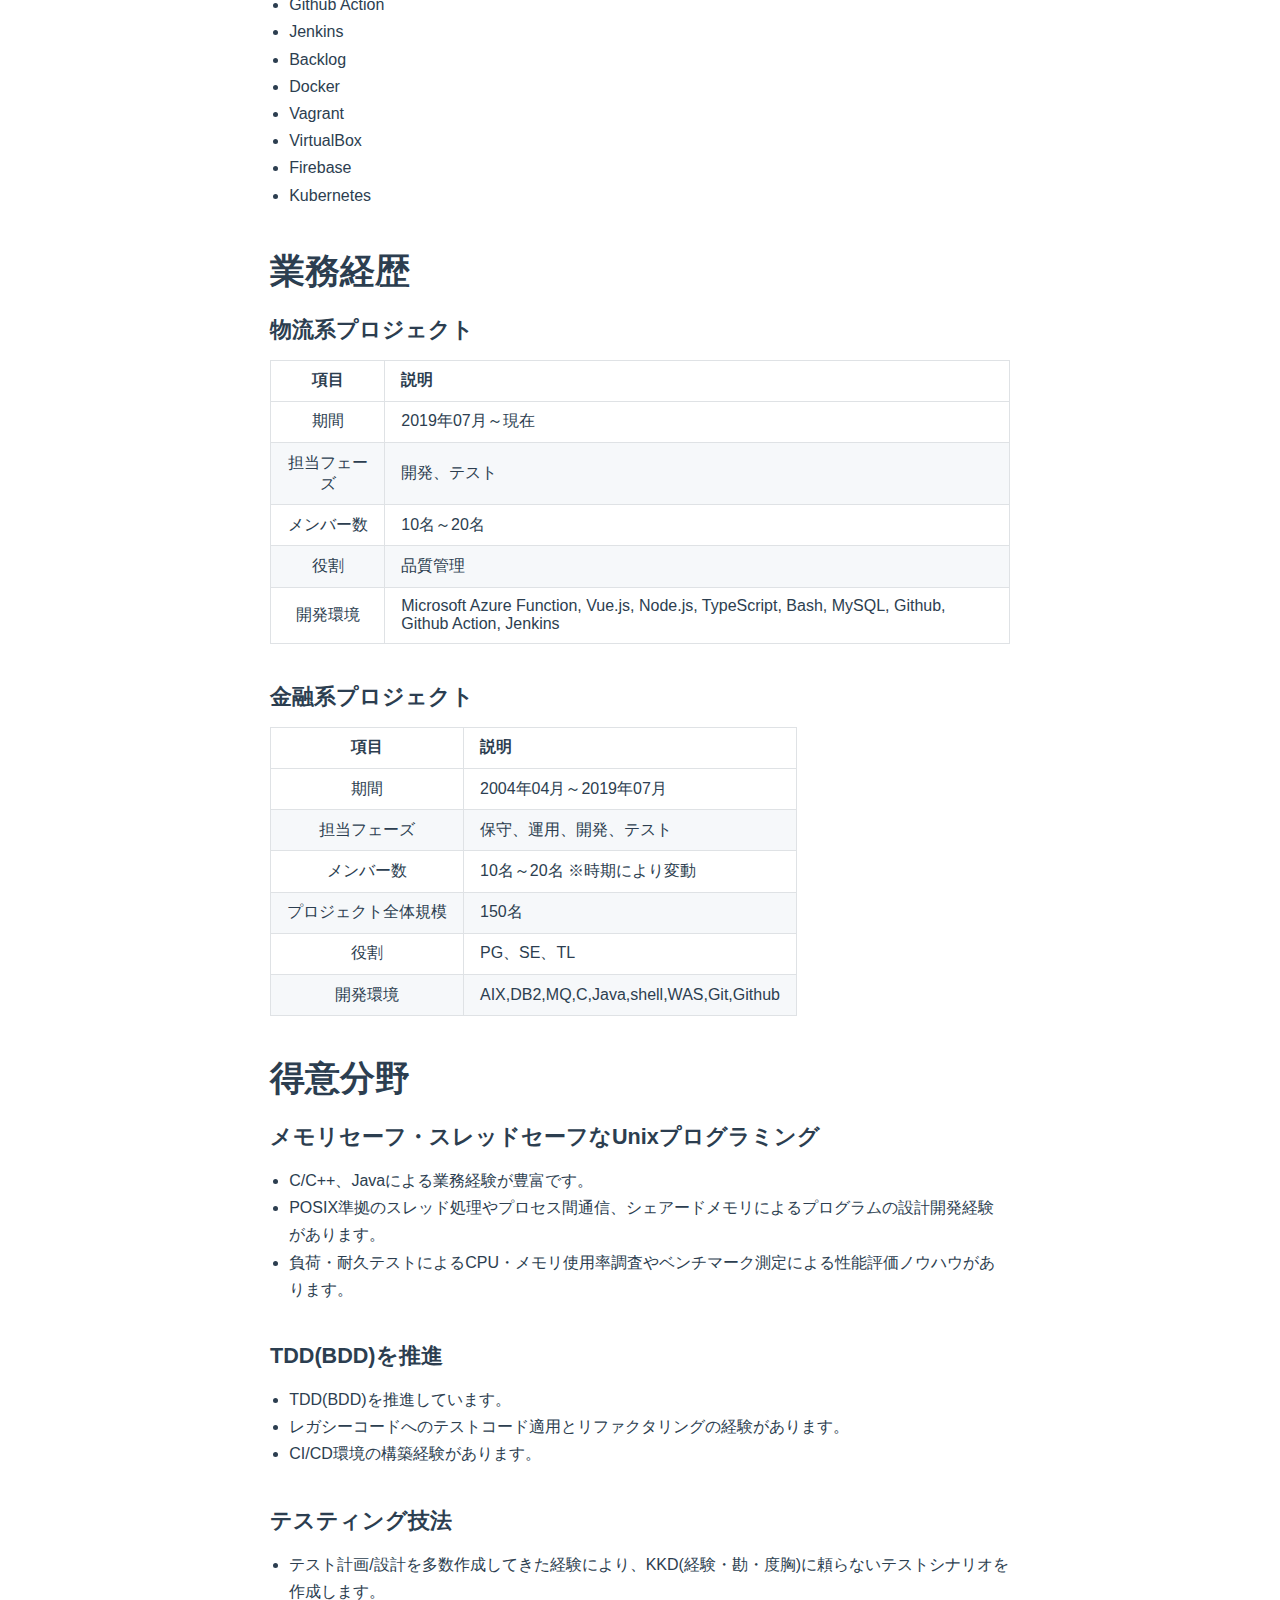
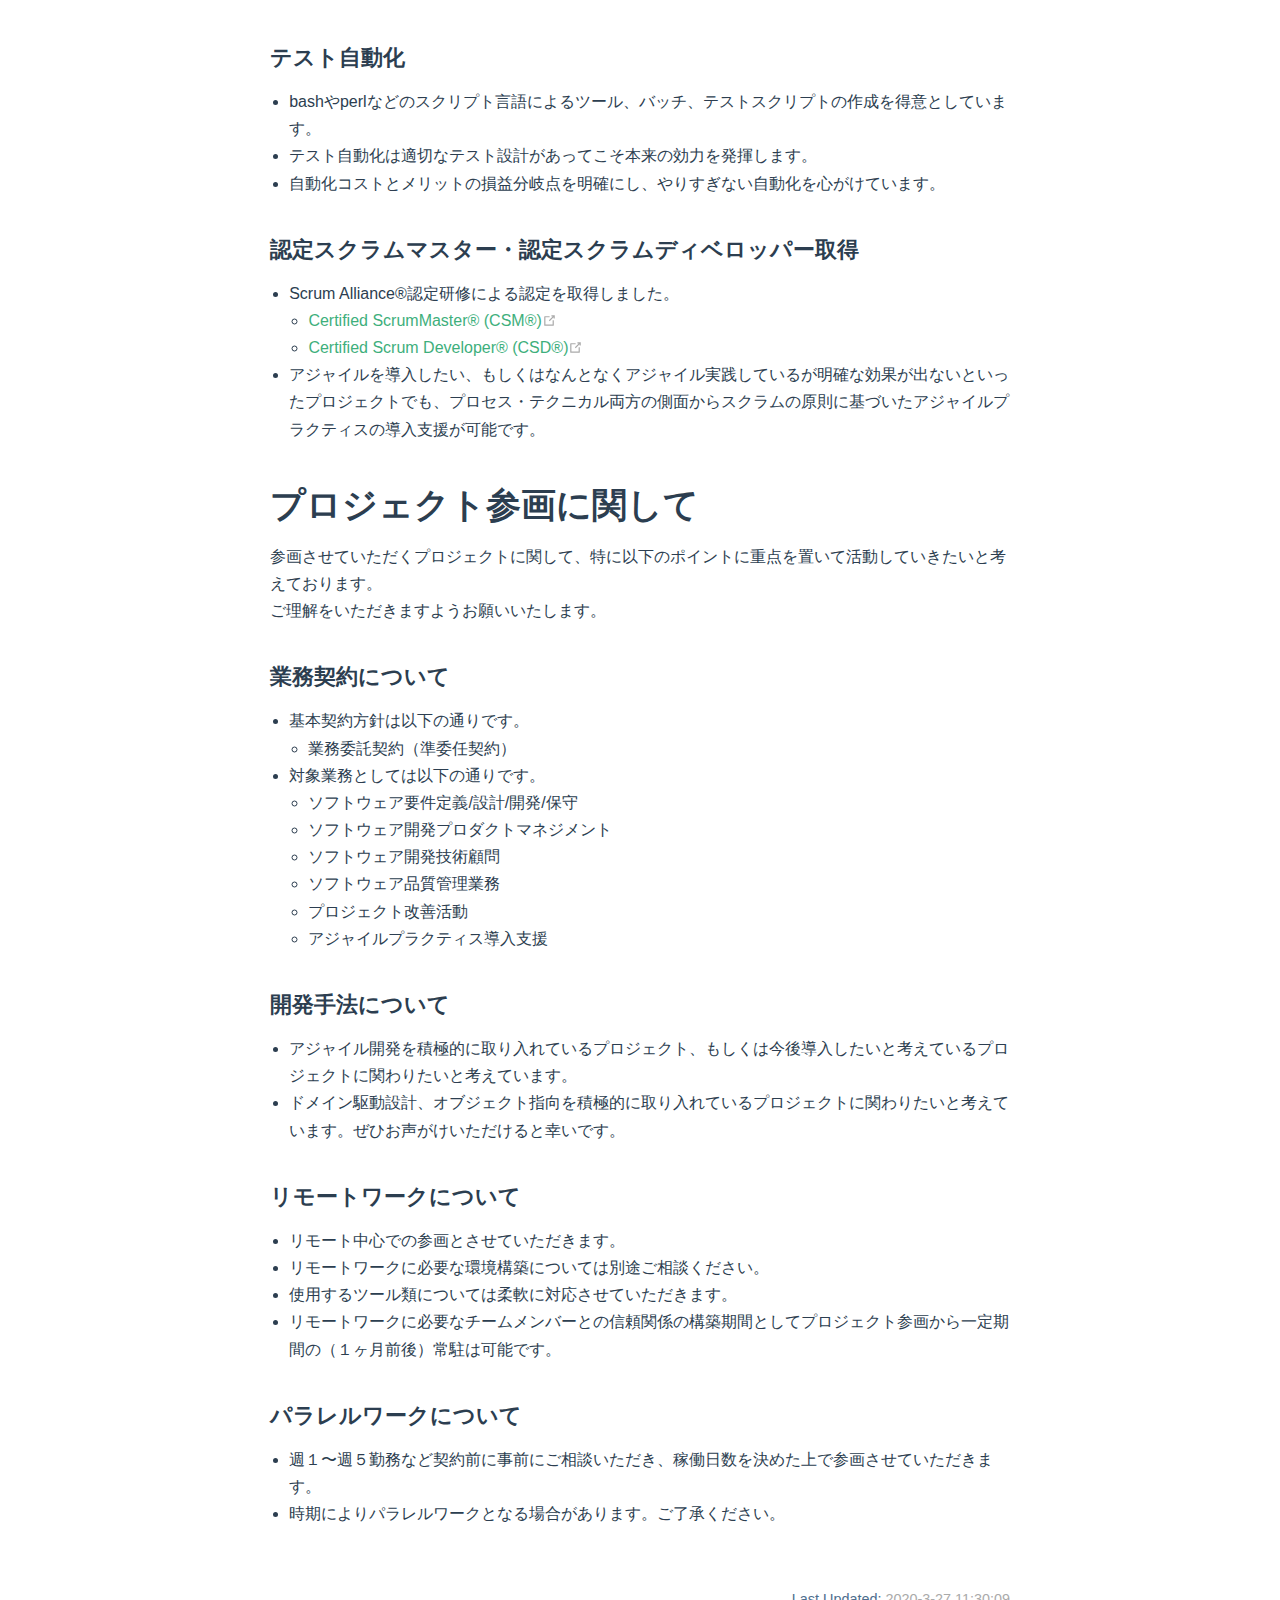
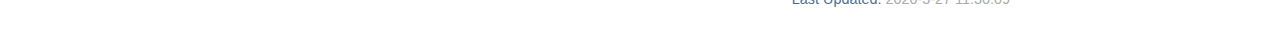
<file: experience.html>
<!DOCTYPE html>
<html lang="ja">
  <head>
    <meta charset="utf-8">
    <meta name="viewport" content="width=device-width,initial-scale=1">
    <title>experience | KOALABORATORY</title>
    <meta name="description" content="My portfolio">
    <link rel="icon" type="image/png" href="/favicon.png">
    <meta name="og:title" content="experience"><meta name="og:description" content="YasKamito&#39;s Portfolio">
    <link rel="preload" href="/assets/css/0.styles.04d72812.css" as="style"><link rel="preload" href="/assets/js/app.c00f5c59.js" as="script"><link rel="preload" href="/assets/js/2.7a096feb.js" as="script"><link rel="preload" href="/assets/js/13.19a4ae22.js" as="script"><link rel="prefetch" href="/assets/js/10.08b44fdb.js"><link rel="prefetch" href="/assets/js/11.eb98c209.js"><link rel="prefetch" href="/assets/js/12.4ffbcab9.js"><link rel="prefetch" href="/assets/js/14.1b2a1152.js"><link rel="prefetch" href="/assets/js/3.96e68d66.js"><link rel="prefetch" href="/assets/js/4.2b46c93b.js"><link rel="prefetch" href="/assets/js/5.3ea60ffa.js"><link rel="prefetch" href="/assets/js/6.c97d9a42.js"><link rel="prefetch" href="/assets/js/7.6c1398b5.js"><link rel="prefetch" href="/assets/js/8.5b266e0e.js"><link rel="prefetch" href="/assets/js/9.4b40a8be.js">
    <link rel="stylesheet" href="/assets/css/0.styles.04d72812.css">
  </head>
  <body>
    <div id="app" data-server-rendered="true"><div class="theme-container no-sidebar"><header class="navbar"><div class="sidebar-button"><svg xmlns="http://www.w3.org/2000/svg" aria-hidden="true" role="img" viewBox="0 0 448 512" class="icon"><path fill="currentColor" d="M436 124H12c-6.627 0-12-5.373-12-12V80c0-6.627 5.373-12 12-12h424c6.627 0 12 5.373 12 12v32c0 6.627-5.373 12-12 12zm0 160H12c-6.627 0-12-5.373-12-12v-32c0-6.627 5.373-12 12-12h424c6.627 0 12 5.373 12 12v32c0 6.627-5.373 12-12 12zm0 160H12c-6.627 0-12-5.373-12-12v-32c0-6.627 5.373-12 12-12h424c6.627 0 12 5.373 12 12v32c0 6.627-5.373 12-12 12z"></path></svg></div> <a href="/" class="home-link router-link-active"><!----> <span class="site-name">KOALABORATORY</span></a> <div class="links"><div class="search-box"><input aria-label="Search" autocomplete="off" spellcheck="false" value=""> <!----></div> <nav class="nav-links can-hide"><div class="nav-item"><a href="/" class="nav-link">Home</a></div><div class="nav-item"><div class="dropdown-wrapper"><a class="dropdown-title"><span class="title">About Me</span> <span class="arrow right"></span></a> <ul class="nav-dropdown" style="display:none;"><li class="dropdown-item"><!----> <a href="/about.html" class="nav-link">About</a></li><li class="dropdown-item"><!----> <a href="/experience.html" class="nav-link router-link-exact-active router-link-active">Experience</a></li></ul></div></div><div class="nav-item"><a href="/blog/" class="nav-link">Blog</a></div><div class="nav-item"><div class="dropdown-wrapper"><a class="dropdown-title"><span class="title">More</span> <span class="arrow right"></span></a> <ul class="nav-dropdown" style="display:none;"><li class="dropdown-item"><!----> <a href="https://twitter.com/7310chain" target="_blank" rel="noopener noreferrer" class="nav-link external">
  Twitter
  <svg xmlns="http://www.w3.org/2000/svg" aria-hidden="true" x="0px" y="0px" viewBox="0 0 100 100" width="15" height="15" class="icon outbound"><path fill="currentColor" d="M18.8,85.1h56l0,0c2.2,0,4-1.8,4-4v-32h-8v28h-48v-48h28v-8h-32l0,0c-2.2,0-4,1.8-4,4v56C14.8,83.3,16.6,85.1,18.8,85.1z"></path> <polygon fill="currentColor" points="45.7,48.7 51.3,54.3 77.2,28.5 77.2,37.2 85.2,37.2 85.2,14.9 62.8,14.9 62.8,22.9 71.5,22.9"></polygon></svg></a></li><li class="dropdown-item"><!----> <a href="https://www.facebook.com/kamitokusariy" target="_blank" rel="noopener noreferrer" class="nav-link external">
  Facebook
  <svg xmlns="http://www.w3.org/2000/svg" aria-hidden="true" x="0px" y="0px" viewBox="0 0 100 100" width="15" height="15" class="icon outbound"><path fill="currentColor" d="M18.8,85.1h56l0,0c2.2,0,4-1.8,4-4v-32h-8v28h-48v-48h28v-8h-32l0,0c-2.2,0-4,1.8-4,4v56C14.8,83.3,16.6,85.1,18.8,85.1z"></path> <polygon fill="currentColor" points="45.7,48.7 51.3,54.3 77.2,28.5 77.2,37.2 85.2,37.2 85.2,14.9 62.8,14.9 62.8,22.9 71.5,22.9"></polygon></svg></a></li><li class="dropdown-item"><!----> <a href="https://github.com/YasKamito" target="_blank" rel="noopener noreferrer" class="nav-link external">
  GitHub
  <svg xmlns="http://www.w3.org/2000/svg" aria-hidden="true" x="0px" y="0px" viewBox="0 0 100 100" width="15" height="15" class="icon outbound"><path fill="currentColor" d="M18.8,85.1h56l0,0c2.2,0,4-1.8,4-4v-32h-8v28h-48v-48h28v-8h-32l0,0c-2.2,0-4,1.8-4,4v56C14.8,83.3,16.6,85.1,18.8,85.1z"></path> <polygon fill="currentColor" points="45.7,48.7 51.3,54.3 77.2,28.5 77.2,37.2 85.2,37.2 85.2,14.9 62.8,14.9 62.8,22.9 71.5,22.9"></polygon></svg></a></li></ul></div></div> <!----></nav></div></header> <div class="sidebar-mask"></div> <aside class="sidebar"><nav class="nav-links"><div class="nav-item"><a href="/" class="nav-link">Home</a></div><div class="nav-item"><div class="dropdown-wrapper"><a class="dropdown-title"><span class="title">About Me</span> <span class="arrow right"></span></a> <ul class="nav-dropdown" style="display:none;"><li class="dropdown-item"><!----> <a href="/about.html" class="nav-link">About</a></li><li class="dropdown-item"><!----> <a href="/experience.html" class="nav-link router-link-exact-active router-link-active">Experience</a></li></ul></div></div><div class="nav-item"><a href="/blog/" class="nav-link">Blog</a></div><div class="nav-item"><div class="dropdown-wrapper"><a class="dropdown-title"><span class="title">More</span> <span class="arrow right"></span></a> <ul class="nav-dropdown" style="display:none;"><li class="dropdown-item"><!----> <a href="https://twitter.com/7310chain" target="_blank" rel="noopener noreferrer" class="nav-link external">
  Twitter
  <svg xmlns="http://www.w3.org/2000/svg" aria-hidden="true" x="0px" y="0px" viewBox="0 0 100 100" width="15" height="15" class="icon outbound"><path fill="currentColor" d="M18.8,85.1h56l0,0c2.2,0,4-1.8,4-4v-32h-8v28h-48v-48h28v-8h-32l0,0c-2.2,0-4,1.8-4,4v56C14.8,83.3,16.6,85.1,18.8,85.1z"></path> <polygon fill="currentColor" points="45.7,48.7 51.3,54.3 77.2,28.5 77.2,37.2 85.2,37.2 85.2,14.9 62.8,14.9 62.8,22.9 71.5,22.9"></polygon></svg></a></li><li class="dropdown-item"><!----> <a href="https://www.facebook.com/kamitokusariy" target="_blank" rel="noopener noreferrer" class="nav-link external">
  Facebook
  <svg xmlns="http://www.w3.org/2000/svg" aria-hidden="true" x="0px" y="0px" viewBox="0 0 100 100" width="15" height="15" class="icon outbound"><path fill="currentColor" d="M18.8,85.1h56l0,0c2.2,0,4-1.8,4-4v-32h-8v28h-48v-48h28v-8h-32l0,0c-2.2,0-4,1.8-4,4v56C14.8,83.3,16.6,85.1,18.8,85.1z"></path> <polygon fill="currentColor" points="45.7,48.7 51.3,54.3 77.2,28.5 77.2,37.2 85.2,37.2 85.2,14.9 62.8,14.9 62.8,22.9 71.5,22.9"></polygon></svg></a></li><li class="dropdown-item"><!----> <a href="https://github.com/YasKamito" target="_blank" rel="noopener noreferrer" class="nav-link external">
  GitHub
  <svg xmlns="http://www.w3.org/2000/svg" aria-hidden="true" x="0px" y="0px" viewBox="0 0 100 100" width="15" height="15" class="icon outbound"><path fill="currentColor" d="M18.8,85.1h56l0,0c2.2,0,4-1.8,4-4v-32h-8v28h-48v-48h28v-8h-32l0,0c-2.2,0-4,1.8-4,4v56C14.8,83.3,16.6,85.1,18.8,85.1z"></path> <polygon fill="currentColor" points="45.7,48.7 51.3,54.3 77.2,28.5 77.2,37.2 85.2,37.2 85.2,14.9 62.8,14.9 62.8,22.9 71.5,22.9"></polygon></svg></a></li></ul></div></div> <!----></nav>  <!----> </aside> <main class="page"> <div class="theme-default-content content__default"><h1 id="職務経歴"><a href="#職務経歴" aria-hidden="true" class="header-anchor">#</a> 職務経歴</h1> <table><thead><tr><th style="text-align:left;">期間</th> <th style="text-align:left;">会社名</th></tr></thead> <tbody><tr><td style="text-align:left;">1998年4月～2016年3月</td> <td style="text-align:left;">大手SI企業系列会社 札幌事業所</td></tr> <tr><td style="text-align:left;">2016年4月～現在</td> <td style="text-align:left;">フリーランス</td></tr></tbody></table> <h1 id="認定資格"><a href="#認定資格" aria-hidden="true" class="header-anchor">#</a> 認定資格</h1> <table><thead><tr><th style="text-align:center;">資格名</th> <th style="text-align:center;">取得年</th></tr></thead> <tbody><tr><td style="text-align:center;">応用情報技術者</td> <td style="text-align:center;">2011/10</td></tr> <tr><td style="text-align:center;">認定スクラムマスター（CSM®）</td> <td style="text-align:center;">2019/04</td></tr> <tr><td style="text-align:center;">認定スクラムデベロッパー(CSD®)</td> <td style="text-align:center;">2020/03</td></tr></tbody></table> <h1 id="スキル"><a href="#スキル" aria-hidden="true" class="header-anchor">#</a> スキル</h1> <h3 id="os"><a href="#os" aria-hidden="true" class="header-anchor">#</a> OS</h3> <ul><li>Unix</li> <li>Linux</li> <li>MacOS</li> <li>Windows</li></ul> <h3 id="言語"><a href="#言語" aria-hidden="true" class="header-anchor">#</a> 言語</h3> <table><thead><tr><th style="text-align:center;">言語</th> <th style="text-align:center;">経験年数</th> <th style="text-align:center;">業務使用経験 or プライベート</th></tr></thead> <tbody><tr><td style="text-align:center;">C/C++</td> <td style="text-align:center;">10年以上</td> <td style="text-align:center;">Job</td></tr> <tr><td style="text-align:center;">Shell</td> <td style="text-align:center;">10年以上</td> <td style="text-align:center;">Job</td></tr> <tr><td style="text-align:center;">Java</td> <td style="text-align:center;">5年以上</td> <td style="text-align:center;">Job</td></tr> <tr><td style="text-align:center;">Perl</td> <td style="text-align:center;">3年以上</td> <td style="text-align:center;">Job</td></tr> <tr><td style="text-align:center;">Python</td> <td style="text-align:center;">2年以上</td> <td style="text-align:center;">Job</td></tr> <tr><td style="text-align:center;">Ruby</td> <td style="text-align:center;">1年以上</td> <td style="text-align:center;">Private</td></tr> <tr><td style="text-align:center;">Go</td> <td style="text-align:center;">1年以上</td> <td style="text-align:center;">Private</td></tr></tbody></table> <h3 id="プラットフォーム"><a href="#プラットフォーム" aria-hidden="true" class="header-anchor">#</a> プラットフォーム</h3> <table><thead><tr><th style="text-align:center;">言語</th> <th style="text-align:center;">経験年数</th> <th style="text-align:center;">業務使用経験 or プライベート</th></tr></thead> <tbody><tr><td style="text-align:center;">Azure</td> <td style="text-align:center;">1年以上</td> <td style="text-align:center;">Job</td></tr> <tr><td style="text-align:center;">AWS</td> <td style="text-align:center;">1年未満</td> <td style="text-align:center;">Job</td></tr> <tr><td style="text-align:center;">GCP</td> <td style="text-align:center;">3年以上</td> <td style="text-align:center;">Private</td></tr></tbody></table> <h3 id="使用するツール類"><a href="#使用するツール類" aria-hidden="true" class="header-anchor">#</a> 使用するツール類</h3> <ul><li>Git</li> <li>Github</li> <li>Github Action</li> <li>Jenkins</li> <li>Backlog</li> <li>Docker</li> <li>Vagrant</li> <li>VirtualBox</li> <li>Firebase</li> <li>Kubernetes</li></ul> <h1 id="業務経歴"><a href="#業務経歴" aria-hidden="true" class="header-anchor">#</a> 業務経歴</h1> <h3 id="物流系プロジェクト"><a href="#物流系プロジェクト" aria-hidden="true" class="header-anchor">#</a> 物流系プロジェクト</h3> <table><thead><tr><th style="text-align:center;">項目</th> <th style="text-align:left;">説明</th></tr></thead> <tbody><tr><td style="text-align:center;">期間</td> <td style="text-align:left;">2019年07月～現在</td></tr> <tr><td style="text-align:center;">担当フェーズ</td> <td style="text-align:left;">開発、テスト</td></tr> <tr><td style="text-align:center;">メンバー数</td> <td style="text-align:left;">10名～20名</td></tr> <tr><td style="text-align:center;">役割</td> <td style="text-align:left;">品質管理</td></tr> <tr><td style="text-align:center;">開発環境</td> <td style="text-align:left;">Microsoft Azure Function, Vue.js, Node.js, TypeScript, Bash, MySQL, Github, Github Action, Jenkins</td></tr></tbody></table> <h3 id="金融系プロジェクト"><a href="#金融系プロジェクト" aria-hidden="true" class="header-anchor">#</a> 金融系プロジェクト</h3> <table><thead><tr><th style="text-align:center;">項目</th> <th style="text-align:left;">説明</th></tr></thead> <tbody><tr><td style="text-align:center;">期間</td> <td style="text-align:left;">2004年04月～2019年07月</td></tr> <tr><td style="text-align:center;">担当フェーズ</td> <td style="text-align:left;">保守、運用、開発、テスト</td></tr> <tr><td style="text-align:center;">メンバー数</td> <td style="text-align:left;">10名～20名 ※時期により変動</td></tr> <tr><td style="text-align:center;">プロジェクト全体規模</td> <td style="text-align:left;">150名</td></tr> <tr><td style="text-align:center;">役割</td> <td style="text-align:left;">PG、SE、TL</td></tr> <tr><td style="text-align:center;">開発環境</td> <td style="text-align:left;">AIX,DB2,MQ,C,Java,shell,WAS,Git,Github</td></tr></tbody></table> <h1 id="得意分野"><a href="#得意分野" aria-hidden="true" class="header-anchor">#</a> 得意分野</h1> <h3 id="メモリセーフ・スレッドセーフなunixプログラミング"><a href="#メモリセーフ・スレッドセーフなunixプログラミング" aria-hidden="true" class="header-anchor">#</a> メモリセーフ・スレッドセーフなUnixプログラミング</h3> <ul><li>C/C++、Javaによる業務経験が豊富です。</li> <li>POSIX準拠のスレッド処理やプロセス間通信、シェアードメモリによるプログラムの設計開発経験があります。</li> <li>負荷・耐久テストによるCPU・メモリ使用率調査やベンチマーク測定による性能評価ノウハウがあります。</li></ul> <h3 id="tdd-bdd-を推進"><a href="#tdd-bdd-を推進" aria-hidden="true" class="header-anchor">#</a> TDD(BDD)を推進</h3> <ul><li>TDD(BDD)を推進しています。</li> <li>レガシーコードへのテストコード適用とリファクタリングの経験があります。</li> <li>CI/CD環境の構築経験があります。</li></ul> <h3 id="テスティング技法"><a href="#テスティング技法" aria-hidden="true" class="header-anchor">#</a> テスティング技法</h3> <ul><li>テスト計画/設計を多数作成してきた経験により、KKD(経験・勘・度胸)に頼らないテストシナリオを作成します。</li></ul> <h3 id="テスト自動化"><a href="#テスト自動化" aria-hidden="true" class="header-anchor">#</a> テスト自動化</h3> <ul><li>bashやperlなどのスクリプト言語によるツール、バッチ、テストスクリプトの作成を得意としています。</li> <li>テスト自動化は適切なテスト設計があってこそ本来の効力を発揮します。</li> <li>自動化コストとメリットの損益分岐点を明確にし、やりすぎない自動化を心がけています。</li></ul> <h3 id="認定スクラムマスター・認定スクラムディベロッパー取得"><a href="#認定スクラムマスター・認定スクラムディベロッパー取得" aria-hidden="true" class="header-anchor">#</a> 認定スクラムマスター・認定スクラムディベロッパー取得</h3> <ul><li>Scrum Alliance®認定研修による認定を取得しました。
<ul><li><a href="http://bcert.me/svkduzfjn" target="_blank" rel="noopener noreferrer">Certified ScrumMaster® (CSM®)<svg xmlns="http://www.w3.org/2000/svg" aria-hidden="true" x="0px" y="0px" viewBox="0 0 100 100" width="15" height="15" class="icon outbound"><path fill="currentColor" d="M18.8,85.1h56l0,0c2.2,0,4-1.8,4-4v-32h-8v28h-48v-48h28v-8h-32l0,0c-2.2,0-4,1.8-4,4v56C14.8,83.3,16.6,85.1,18.8,85.1z"></path> <polygon fill="currentColor" points="45.7,48.7 51.3,54.3 77.2,28.5 77.2,37.2 85.2,37.2 85.2,14.9 62.8,14.9 62.8,22.9 71.5,22.9"></polygon></svg></a></li> <li><a href="http://bcert.me/swhoprmrv" target="_blank" rel="noopener noreferrer">Certified Scrum Developer® (CSD®)<svg xmlns="http://www.w3.org/2000/svg" aria-hidden="true" x="0px" y="0px" viewBox="0 0 100 100" width="15" height="15" class="icon outbound"><path fill="currentColor" d="M18.8,85.1h56l0,0c2.2,0,4-1.8,4-4v-32h-8v28h-48v-48h28v-8h-32l0,0c-2.2,0-4,1.8-4,4v56C14.8,83.3,16.6,85.1,18.8,85.1z"></path> <polygon fill="currentColor" points="45.7,48.7 51.3,54.3 77.2,28.5 77.2,37.2 85.2,37.2 85.2,14.9 62.8,14.9 62.8,22.9 71.5,22.9"></polygon></svg></a></li></ul></li> <li>アジャイルを導入したい、もしくはなんとなくアジャイル実践しているが明確な効果が出ないといったプロジェクトでも、プロセス・テクニカル両方の側面からスクラムの原則に基づいたアジャイルプラクティスの導入支援が可能です。</li></ul> <h1 id="プロジェクト参画に関して"><a href="#プロジェクト参画に関して" aria-hidden="true" class="header-anchor">#</a> プロジェクト参画に関して</h1> <p>参画させていただくプロジェクトに関して、特に以下のポイントに重点を置いて活動していきたいと考えております。<br>
ご理解をいただきますようお願いいたします。</p> <h3 id="業務契約について"><a href="#業務契約について" aria-hidden="true" class="header-anchor">#</a> 業務契約について</h3> <ul><li>基本契約方針は以下の通りです。
<ul><li>業務委託契約（準委任契約）</li></ul></li> <li>対象業務としては以下の通りです。
<ul><li>ソフトウェア要件定義/設計/開発/保守</li> <li>ソフトウェア開発プロダクトマネジメント</li> <li>ソフトウェア開発技術顧問</li> <li>ソフトウェア品質管理業務</li> <li>プロジェクト改善活動</li> <li>アジャイルプラクティス導入支援</li></ul></li></ul> <h3 id="開発手法について"><a href="#開発手法について" aria-hidden="true" class="header-anchor">#</a> 開発手法について</h3> <ul><li>アジャイル開発を積極的に取り入れているプロジェクト、もしくは今後導入したいと考えているプロジェクトに関わりたいと考えています。</li> <li>ドメイン駆動設計、オブジェクト指向を積極的に取り入れているプロジェクトに関わりたいと考えています。ぜひお声がけいただけると幸いです。</li></ul> <h3 id="リモートワークについて"><a href="#リモートワークについて" aria-hidden="true" class="header-anchor">#</a> リモートワークについて</h3> <ul><li>リモート中心での参画とさせていただきます。</li> <li>リモートワークに必要な環境構築については別途ご相談ください。</li> <li>使用するツール類については柔軟に対応させていただきます。</li> <li>リモートワークに必要なチームメンバーとの信頼関係の構築期間としてプロジェクト参画から一定期間の（１ヶ月前後）常駐は可能です。</li></ul> <h3 id="パラレルワークについて"><a href="#パラレルワークについて" aria-hidden="true" class="header-anchor">#</a> パラレルワークについて</h3> <ul><li>週１〜週５勤務など契約前に事前にご相談いただき、稼働日数を決めた上で参画させていただきます。</li> <li>時期によりパラレルワークとなる場合があります。ご了承ください。</li></ul></div> <footer class="page-edit"><!----> <div class="last-updated"><span class="prefix">Last Updated: </span> <span class="time">2020-3-27 11:30:09</span></div></footer> <!----> </main></div><div class="global-ui"></div></div>
    <script src="/assets/js/app.c00f5c59.js" defer></script><script src="/assets/js/2.7a096feb.js" defer></script><script src="/assets/js/13.19a4ae22.js" defer></script>
  </body>
</html>
</file>
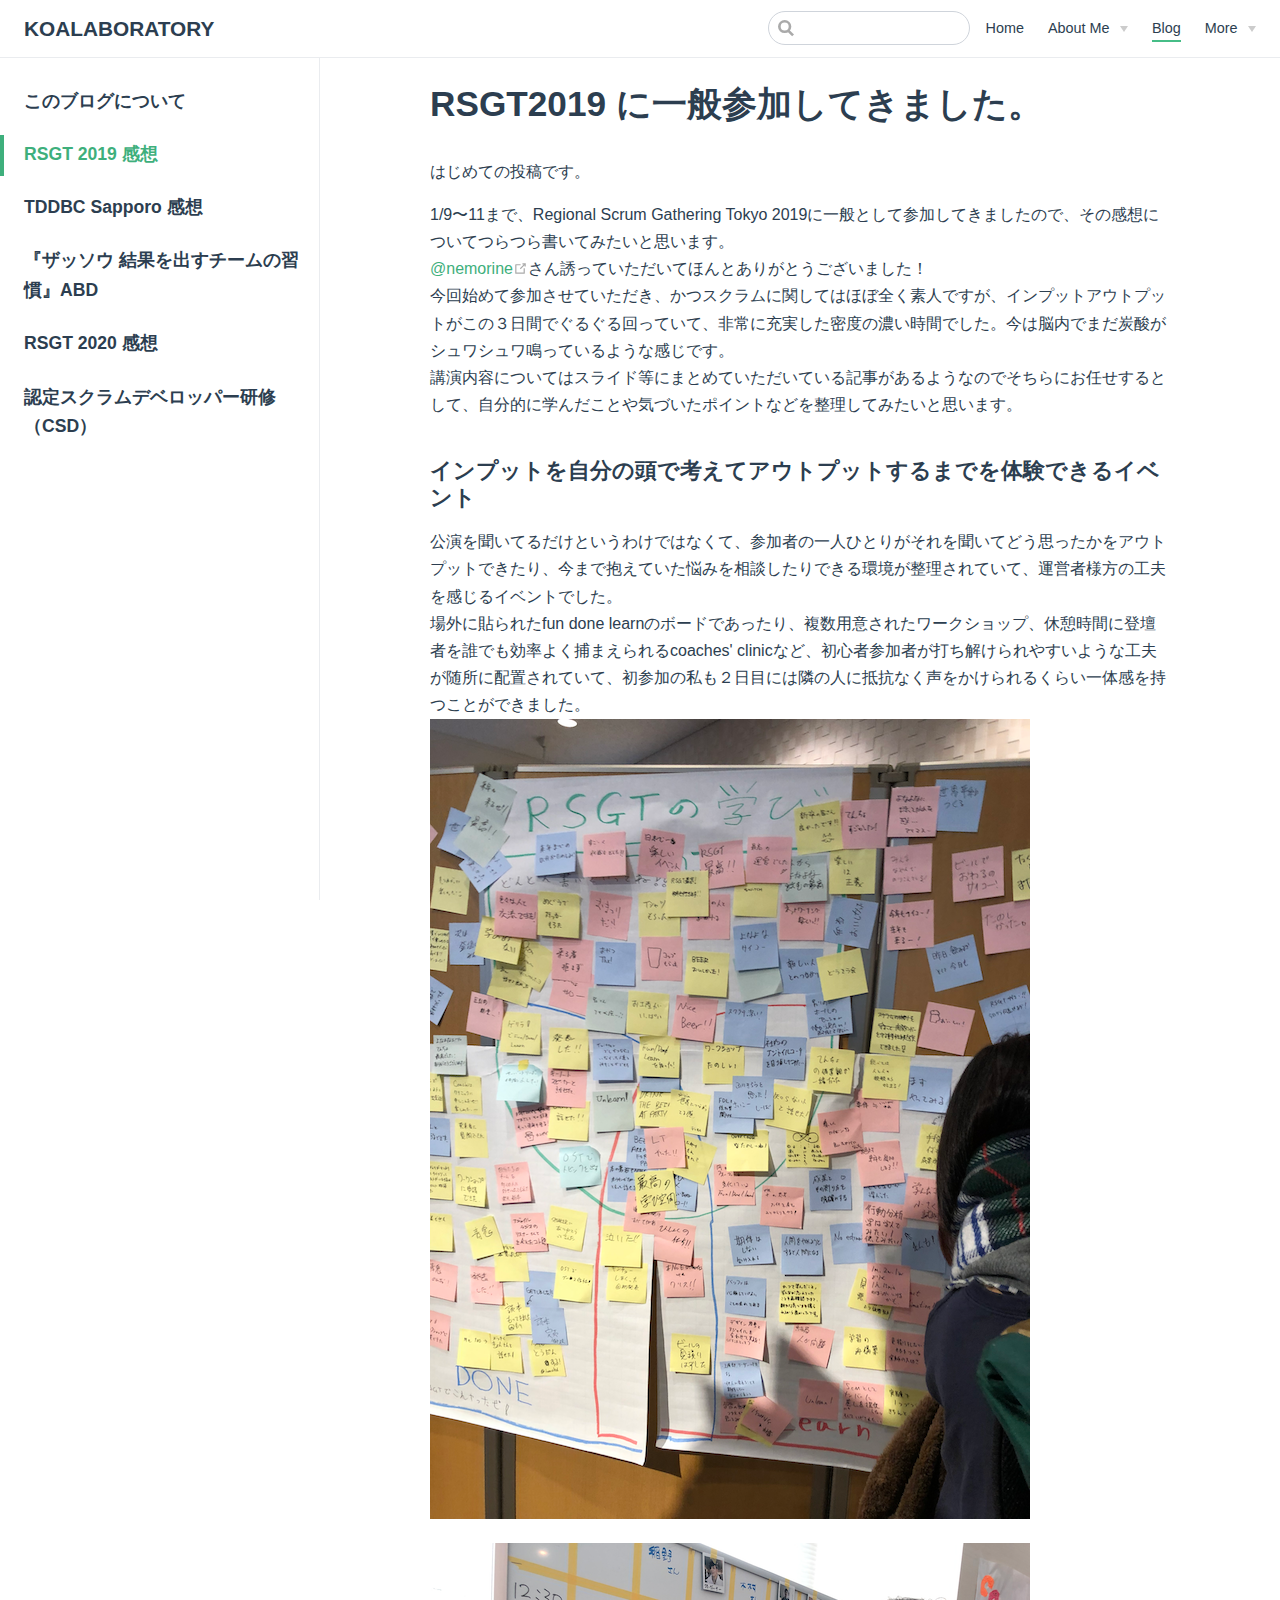
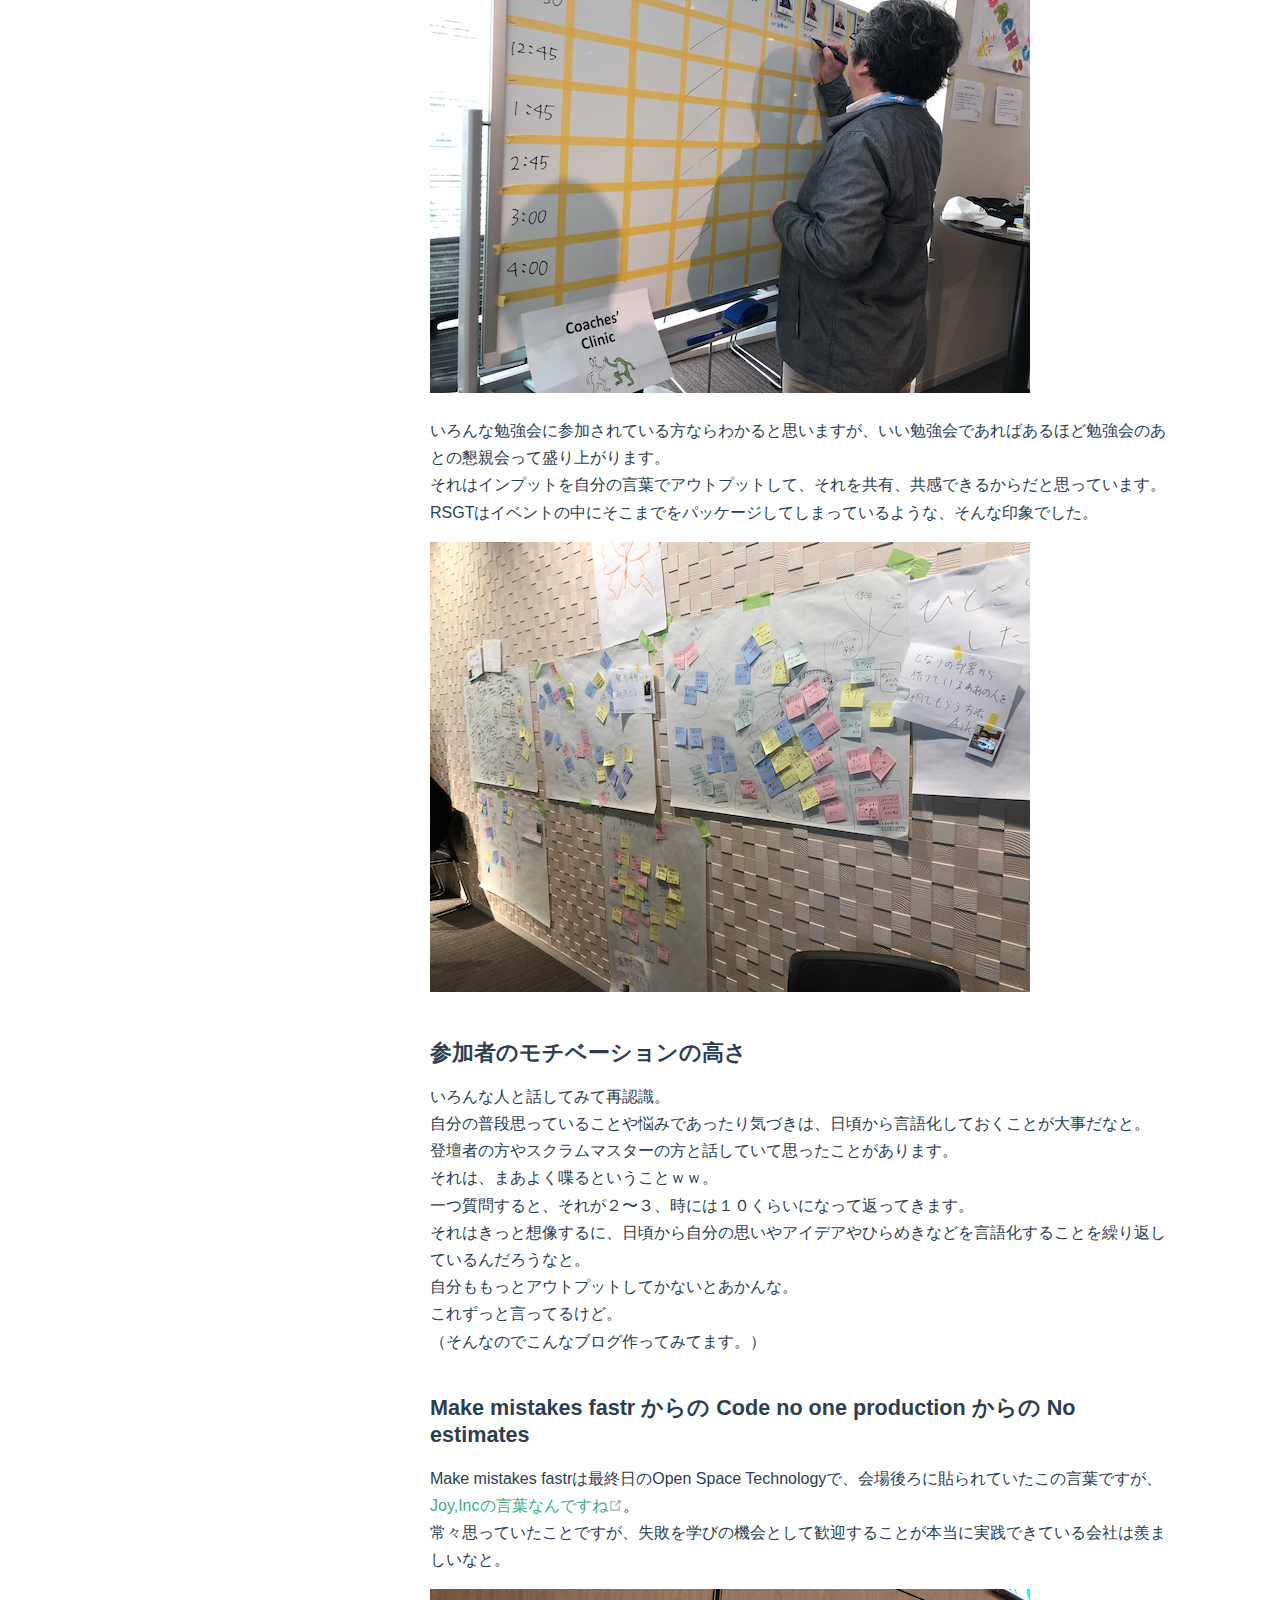
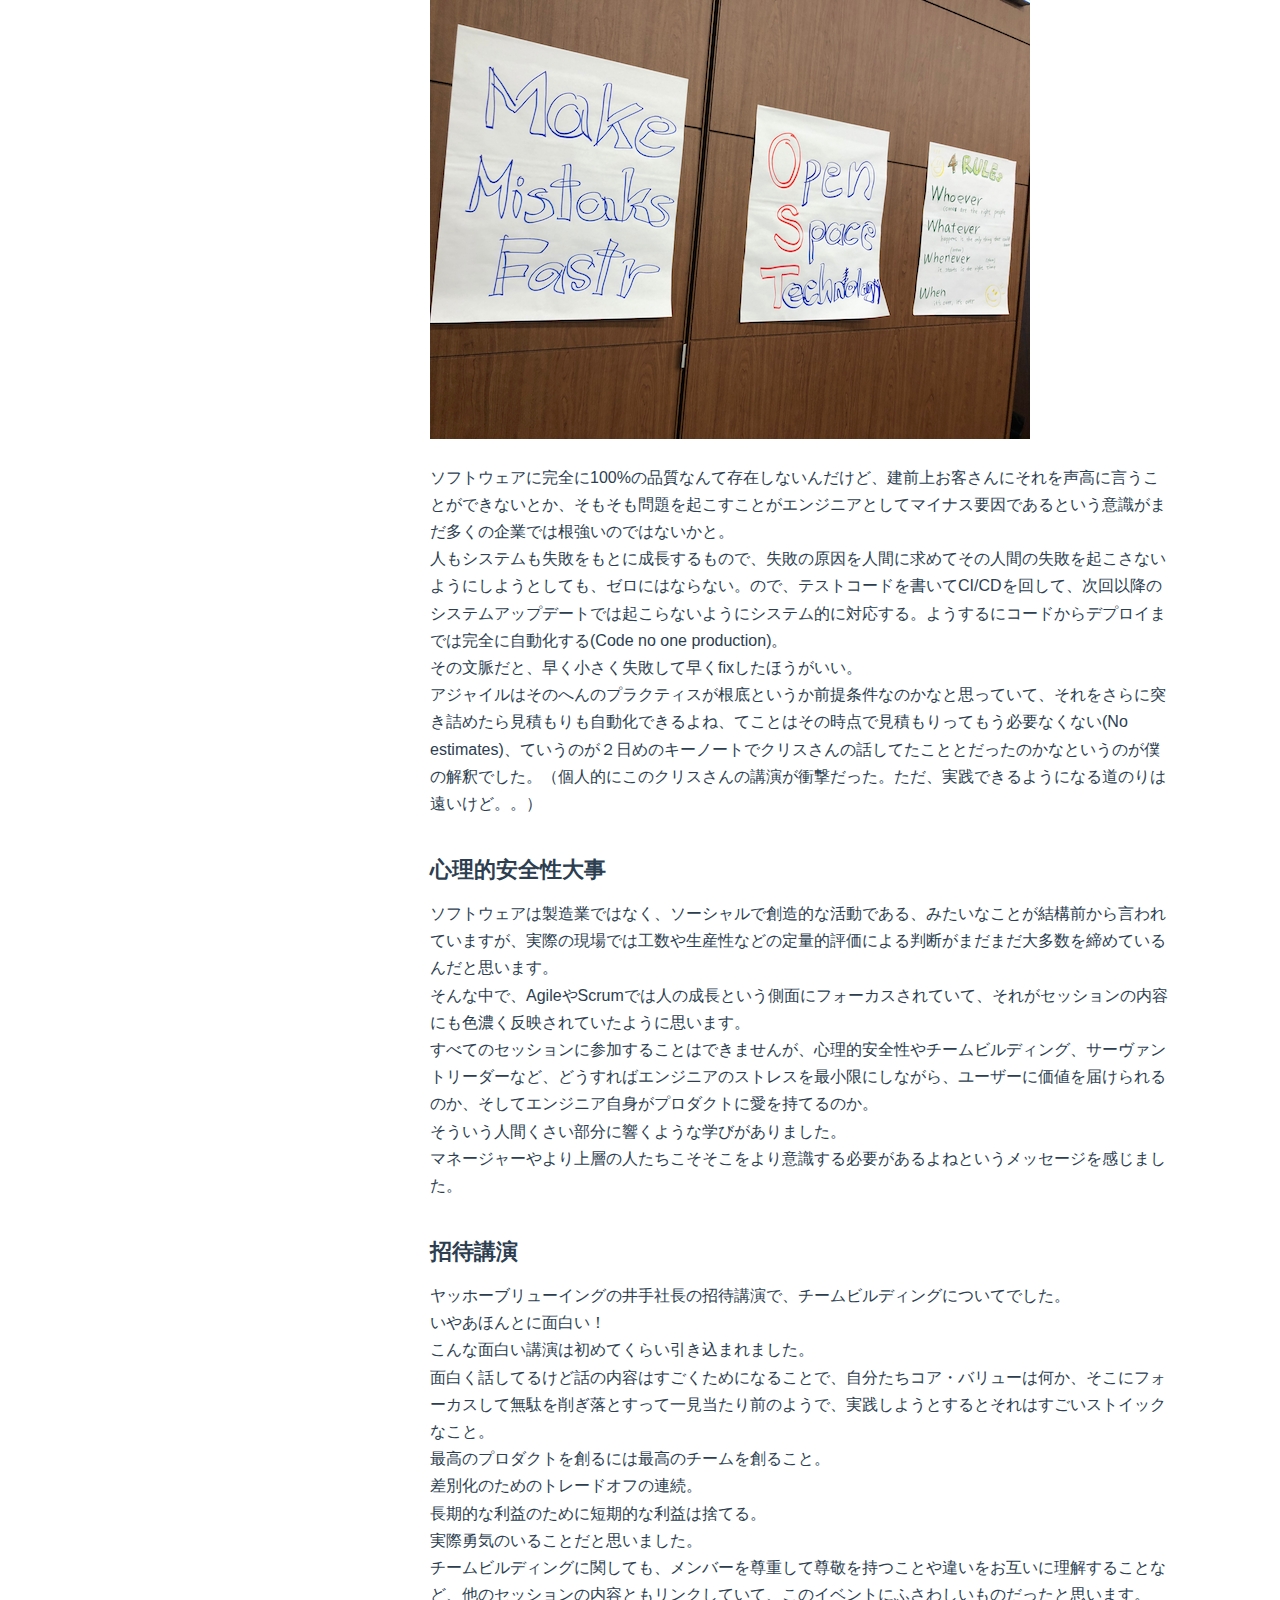
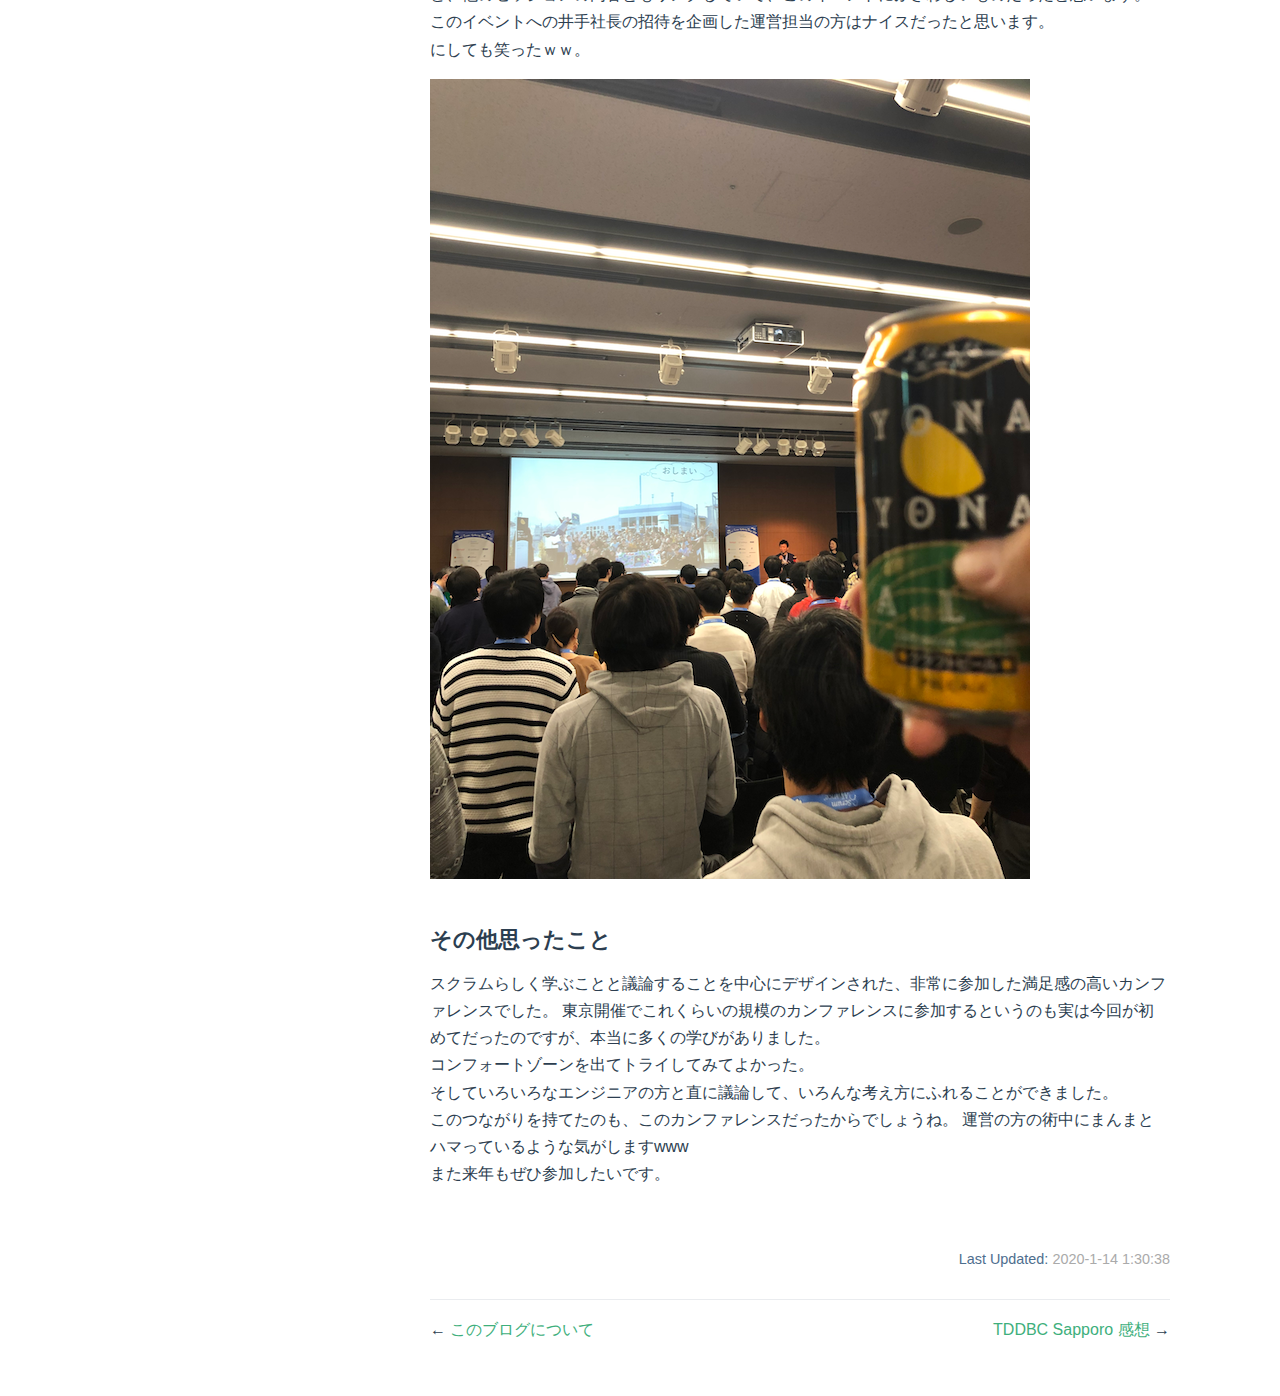
<file: blog/20190114.html>
<!DOCTYPE html>
<html lang="ja">
  <head>
    <meta charset="utf-8">
    <meta name="viewport" content="width=device-width,initial-scale=1">
    <title>RSGT 2019 感想 | KOALABORATORY</title>
    <meta name="description" content="RSGT 2019 感想">
    <link rel="icon" type="image/png" href="/favicon.png">
    <meta name="og:title" content="RSGT 2019 感想"><meta name="og:description" content="RSGT2019 に一般参加してきました。">
    <link rel="preload" href="/assets/css/0.styles.04d72812.css" as="style"><link rel="preload" href="/assets/js/app.c00f5c59.js" as="script"><link rel="preload" href="/assets/js/2.7a096feb.js" as="script"><link rel="preload" href="/assets/js/7.6c1398b5.js" as="script"><link rel="prefetch" href="/assets/js/10.08b44fdb.js"><link rel="prefetch" href="/assets/js/11.eb98c209.js"><link rel="prefetch" href="/assets/js/12.4ffbcab9.js"><link rel="prefetch" href="/assets/js/13.19a4ae22.js"><link rel="prefetch" href="/assets/js/14.1b2a1152.js"><link rel="prefetch" href="/assets/js/3.96e68d66.js"><link rel="prefetch" href="/assets/js/4.2b46c93b.js"><link rel="prefetch" href="/assets/js/5.3ea60ffa.js"><link rel="prefetch" href="/assets/js/6.c97d9a42.js"><link rel="prefetch" href="/assets/js/8.5b266e0e.js"><link rel="prefetch" href="/assets/js/9.4b40a8be.js">
    <link rel="stylesheet" href="/assets/css/0.styles.04d72812.css">
  </head>
  <body>
    <div id="app" data-server-rendered="true"><div class="theme-container"><header class="navbar"><div class="sidebar-button"><svg xmlns="http://www.w3.org/2000/svg" aria-hidden="true" role="img" viewBox="0 0 448 512" class="icon"><path fill="currentColor" d="M436 124H12c-6.627 0-12-5.373-12-12V80c0-6.627 5.373-12 12-12h424c6.627 0 12 5.373 12 12v32c0 6.627-5.373 12-12 12zm0 160H12c-6.627 0-12-5.373-12-12v-32c0-6.627 5.373-12 12-12h424c6.627 0 12 5.373 12 12v32c0 6.627-5.373 12-12 12zm0 160H12c-6.627 0-12-5.373-12-12v-32c0-6.627 5.373-12 12-12h424c6.627 0 12 5.373 12 12v32c0 6.627-5.373 12-12 12z"></path></svg></div> <a href="/" class="home-link router-link-active"><!----> <span class="site-name">KOALABORATORY</span></a> <div class="links"><div class="search-box"><input aria-label="Search" autocomplete="off" spellcheck="false" value=""> <!----></div> <nav class="nav-links can-hide"><div class="nav-item"><a href="/" class="nav-link">Home</a></div><div class="nav-item"><div class="dropdown-wrapper"><a class="dropdown-title"><span class="title">About Me</span> <span class="arrow right"></span></a> <ul class="nav-dropdown" style="display:none;"><li class="dropdown-item"><!----> <a href="/about.html" class="nav-link">About</a></li><li class="dropdown-item"><!----> <a href="/experience.html" class="nav-link">Experience</a></li></ul></div></div><div class="nav-item"><a href="/blog/" class="nav-link router-link-active">Blog</a></div><div class="nav-item"><div class="dropdown-wrapper"><a class="dropdown-title"><span class="title">More</span> <span class="arrow right"></span></a> <ul class="nav-dropdown" style="display:none;"><li class="dropdown-item"><!----> <a href="https://twitter.com/7310chain" target="_blank" rel="noopener noreferrer" class="nav-link external">
  Twitter
  <svg xmlns="http://www.w3.org/2000/svg" aria-hidden="true" x="0px" y="0px" viewBox="0 0 100 100" width="15" height="15" class="icon outbound"><path fill="currentColor" d="M18.8,85.1h56l0,0c2.2,0,4-1.8,4-4v-32h-8v28h-48v-48h28v-8h-32l0,0c-2.2,0-4,1.8-4,4v56C14.8,83.3,16.6,85.1,18.8,85.1z"></path> <polygon fill="currentColor" points="45.7,48.7 51.3,54.3 77.2,28.5 77.2,37.2 85.2,37.2 85.2,14.9 62.8,14.9 62.8,22.9 71.5,22.9"></polygon></svg></a></li><li class="dropdown-item"><!----> <a href="https://www.facebook.com/kamitokusariy" target="_blank" rel="noopener noreferrer" class="nav-link external">
  Facebook
  <svg xmlns="http://www.w3.org/2000/svg" aria-hidden="true" x="0px" y="0px" viewBox="0 0 100 100" width="15" height="15" class="icon outbound"><path fill="currentColor" d="M18.8,85.1h56l0,0c2.2,0,4-1.8,4-4v-32h-8v28h-48v-48h28v-8h-32l0,0c-2.2,0-4,1.8-4,4v56C14.8,83.3,16.6,85.1,18.8,85.1z"></path> <polygon fill="currentColor" points="45.7,48.7 51.3,54.3 77.2,28.5 77.2,37.2 85.2,37.2 85.2,14.9 62.8,14.9 62.8,22.9 71.5,22.9"></polygon></svg></a></li><li class="dropdown-item"><!----> <a href="https://github.com/YasKamito" target="_blank" rel="noopener noreferrer" class="nav-link external">
  GitHub
  <svg xmlns="http://www.w3.org/2000/svg" aria-hidden="true" x="0px" y="0px" viewBox="0 0 100 100" width="15" height="15" class="icon outbound"><path fill="currentColor" d="M18.8,85.1h56l0,0c2.2,0,4-1.8,4-4v-32h-8v28h-48v-48h28v-8h-32l0,0c-2.2,0-4,1.8-4,4v56C14.8,83.3,16.6,85.1,18.8,85.1z"></path> <polygon fill="currentColor" points="45.7,48.7 51.3,54.3 77.2,28.5 77.2,37.2 85.2,37.2 85.2,14.9 62.8,14.9 62.8,22.9 71.5,22.9"></polygon></svg></a></li></ul></div></div> <!----></nav></div></header> <div class="sidebar-mask"></div> <aside class="sidebar"><nav class="nav-links"><div class="nav-item"><a href="/" class="nav-link">Home</a></div><div class="nav-item"><div class="dropdown-wrapper"><a class="dropdown-title"><span class="title">About Me</span> <span class="arrow right"></span></a> <ul class="nav-dropdown" style="display:none;"><li class="dropdown-item"><!----> <a href="/about.html" class="nav-link">About</a></li><li class="dropdown-item"><!----> <a href="/experience.html" class="nav-link">Experience</a></li></ul></div></div><div class="nav-item"><a href="/blog/" class="nav-link router-link-active">Blog</a></div><div class="nav-item"><div class="dropdown-wrapper"><a class="dropdown-title"><span class="title">More</span> <span class="arrow right"></span></a> <ul class="nav-dropdown" style="display:none;"><li class="dropdown-item"><!----> <a href="https://twitter.com/7310chain" target="_blank" rel="noopener noreferrer" class="nav-link external">
  Twitter
  <svg xmlns="http://www.w3.org/2000/svg" aria-hidden="true" x="0px" y="0px" viewBox="0 0 100 100" width="15" height="15" class="icon outbound"><path fill="currentColor" d="M18.8,85.1h56l0,0c2.2,0,4-1.8,4-4v-32h-8v28h-48v-48h28v-8h-32l0,0c-2.2,0-4,1.8-4,4v56C14.8,83.3,16.6,85.1,18.8,85.1z"></path> <polygon fill="currentColor" points="45.7,48.7 51.3,54.3 77.2,28.5 77.2,37.2 85.2,37.2 85.2,14.9 62.8,14.9 62.8,22.9 71.5,22.9"></polygon></svg></a></li><li class="dropdown-item"><!----> <a href="https://www.facebook.com/kamitokusariy" target="_blank" rel="noopener noreferrer" class="nav-link external">
  Facebook
  <svg xmlns="http://www.w3.org/2000/svg" aria-hidden="true" x="0px" y="0px" viewBox="0 0 100 100" width="15" height="15" class="icon outbound"><path fill="currentColor" d="M18.8,85.1h56l0,0c2.2,0,4-1.8,4-4v-32h-8v28h-48v-48h28v-8h-32l0,0c-2.2,0-4,1.8-4,4v56C14.8,83.3,16.6,85.1,18.8,85.1z"></path> <polygon fill="currentColor" points="45.7,48.7 51.3,54.3 77.2,28.5 77.2,37.2 85.2,37.2 85.2,14.9 62.8,14.9 62.8,22.9 71.5,22.9"></polygon></svg></a></li><li class="dropdown-item"><!----> <a href="https://github.com/YasKamito" target="_blank" rel="noopener noreferrer" class="nav-link external">
  GitHub
  <svg xmlns="http://www.w3.org/2000/svg" aria-hidden="true" x="0px" y="0px" viewBox="0 0 100 100" width="15" height="15" class="icon outbound"><path fill="currentColor" d="M18.8,85.1h56l0,0c2.2,0,4-1.8,4-4v-32h-8v28h-48v-48h28v-8h-32l0,0c-2.2,0-4,1.8-4,4v56C14.8,83.3,16.6,85.1,18.8,85.1z"></path> <polygon fill="currentColor" points="45.7,48.7 51.3,54.3 77.2,28.5 77.2,37.2 85.2,37.2 85.2,14.9 62.8,14.9 62.8,22.9 71.5,22.9"></polygon></svg></a></li></ul></div></div> <!----></nav>  <ul class="sidebar-links"><li><a href="/blog/" class="sidebar-link">このブログについて</a></li><li><a href="/blog/20190114.html" class="active sidebar-link">RSGT 2019 感想</a><ul class="sidebar-sub-headers"></ul></li><li><a href="/blog/20190619.html" class="sidebar-link">TDDBC Sapporo 感想</a></li><li><a href="/blog/20191026.html" class="sidebar-link">『ザッソウ 結果を出すチームの習慣』ABD</a></li><li><a href="/blog/20200114.html" class="sidebar-link">RSGT 2020 感想</a></li><li><a href="/blog/20200327.html" class="sidebar-link">認定スクラムデベロッパー研修（CSD）</a></li></ul> </aside> <main class="page"> <div class="theme-default-content content__default"><h1 id="rsgt2019-に一般参加してきました。"><a href="#rsgt2019-に一般参加してきました。" aria-hidden="true" class="header-anchor">#</a> RSGT2019 に一般参加してきました。</h1> <p>はじめての投稿です。</p> <p>1/9〜11まで、Regional Scrum Gathering Tokyo 2019に一般として参加してきましたので、その感想についてつらつら書いてみたいと思います。<br> <a href="http://nemorine.hateblo.jp/entry/2019/01/13/230644" target="_blank" rel="noopener noreferrer">@nemorine<svg xmlns="http://www.w3.org/2000/svg" aria-hidden="true" x="0px" y="0px" viewBox="0 0 100 100" width="15" height="15" class="icon outbound"><path fill="currentColor" d="M18.8,85.1h56l0,0c2.2,0,4-1.8,4-4v-32h-8v28h-48v-48h28v-8h-32l0,0c-2.2,0-4,1.8-4,4v56C14.8,83.3,16.6,85.1,18.8,85.1z"></path> <polygon fill="currentColor" points="45.7,48.7 51.3,54.3 77.2,28.5 77.2,37.2 85.2,37.2 85.2,14.9 62.8,14.9 62.8,22.9 71.5,22.9"></polygon></svg></a>さん誘っていただいてほんとありがとうございました！<br>
今回始めて参加させていただき、かつスクラムに関してはほぼ全く素人ですが、インプットアウトプットがこの３日間でぐるぐる回っていて、非常に充実した密度の濃い時間でした。今は脳内でまだ炭酸がシュワシュワ鳴っているような感じです。<br>
講演内容についてはスライド等にまとめていただいている記事があるようなのでそちらにお任せするとして、自分的に学んだことや気づいたポイントなどを整理してみたいと思います。</p> <h3 id="インプットを自分の頭で考えてアウトプットするまでを体験できるイベント"><a href="#インプットを自分の頭で考えてアウトプットするまでを体験できるイベント" aria-hidden="true" class="header-anchor">#</a> インプットを自分の頭で考えてアウトプットするまでを体験できるイベント</h3> <p>公演を聞いてるだけというわけではなくて、参加者の一人ひとりがそれを聞いてどう思ったかをアウトプットできたり、今まで抱えていた悩みを相談したりできる環境が整理されていて、運営者様方の工夫を感じるイベントでした。<br>
場外に貼られたfun done learnのボードであったり、複数用意されたワークショップ、休憩時間に登壇者を誰でも効率よく捕まえられるcoaches' clinicなど、初心者参加者が打ち解けられやすいような工夫が随所に配置されていて、初参加の私も２日目には隣の人に抵抗なく声をかけられるくらい一体感を持つことができました。<br> <img src="images/20190114fdl.png" alt="Fun Done Learn"></p> <p><img src="images/20190114coaches.png" alt="Coaches' clinic"></p> <p>いろんな勉強会に参加されている方ならわかると思いますが、いい勉強会であればあるほど勉強会のあとの懇親会って盛り上がります。<br>
それはインプットを自分の言葉でアウトプットして、それを共有、共感できるからだと思っています。
RSGTはイベントの中にそこまでをパッケージしてしまっているような、そんな印象でした。</p> <p><img src="images/20190114ost.png" alt="ost"></p> <h3 id="参加者のモチベーションの高さ"><a href="#参加者のモチベーションの高さ" aria-hidden="true" class="header-anchor">#</a> 参加者のモチベーションの高さ</h3> <p>いろんな人と話してみて再認識。<br>
自分の普段思っていることや悩みであったり気づきは、日頃から言語化しておくことが大事だなと。<br>
登壇者の方やスクラムマスターの方と話していて思ったことがあります。<br>
それは、まあよく喋るということｗｗ。<br>
一つ質問すると、それが２〜３、時には１０くらいになって返ってきます。<br>
それはきっと想像するに、日頃から自分の思いやアイデアやひらめきなどを言語化することを繰り返しているんだろうなと。<br>
自分ももっとアウトプットしてかないとあかんな。<br>
これずっと言ってるけど。<br>
（そんなのでこんなブログ作ってみてます。）</p> <h3 id="make-mistakes-fastr-からの-code-no-one-production-からの-no-estimates"><a href="#make-mistakes-fastr-からの-code-no-one-production-からの-no-estimates" aria-hidden="true" class="header-anchor">#</a> Make mistakes fastr からの Code no one production からの No estimates</h3> <p>Make mistakes fastrは最終日のOpen Space Technologyで、会場後ろに貼られていたこの言葉ですが、<a href="http://kawaguti.hateblo.jp/entry/2017/08/15/095840" target="_blank" rel="noopener noreferrer">Joy,Incの言葉なんですね<svg xmlns="http://www.w3.org/2000/svg" aria-hidden="true" x="0px" y="0px" viewBox="0 0 100 100" width="15" height="15" class="icon outbound"><path fill="currentColor" d="M18.8,85.1h56l0,0c2.2,0,4-1.8,4-4v-32h-8v28h-48v-48h28v-8h-32l0,0c-2.2,0-4,1.8-4,4v56C14.8,83.3,16.6,85.1,18.8,85.1z"></path> <polygon fill="currentColor" points="45.7,48.7 51.3,54.3 77.2,28.5 77.2,37.2 85.2,37.2 85.2,14.9 62.8,14.9 62.8,22.9 71.5,22.9"></polygon></svg></a>。<br>
常々思っていたことですが、失敗を学びの機会として歓迎することが本当に実践できている会社は羨ましいなと。</p> <p><img src="images/20190114makemistakes.png" alt="Make mistakes fastr"></p> <p>ソフトウェアに完全に100%の品質なんて存在しないんだけど、建前上お客さんにそれを声高に言うことができないとか、そもそも問題を起こすことがエンジニアとしてマイナス要因であるという意識がまだ多くの企業では根強いのではないかと。<br>
人もシステムも失敗をもとに成長するもので、失敗の原因を人間に求めてその人間の失敗を起こさないようにしようとしても、ゼロにはならない。ので、テストコードを書いてCI/CDを回して、次回以降のシステムアップデートでは起こらないようにシステム的に対応する。ようするにコードからデプロイまでは完全に自動化する(Code no one production)。<br>
その文脈だと、早く小さく失敗して早くfixしたほうがいい。<br>
アジャイルはそのへんのプラクティスが根底というか前提条件なのかなと思っていて、それをさらに突き詰めたら見積もりも自動化できるよね、てことはその時点で見積もりってもう必要なくない(No estimates)、ていうのが２日めのキーノートでクリスさんの話してたこととだったのかなというのが僕の解釈でした。（個人的にこのクリスさんの講演が衝撃だった。ただ、実践できるようになる道のりは遠いけど。。）</p> <h3 id="心理的安全性大事"><a href="#心理的安全性大事" aria-hidden="true" class="header-anchor">#</a> 心理的安全性大事</h3> <p>ソフトウェアは製造業ではなく、ソーシャルで創造的な活動である、みたいなことが結構前から言われていますが、実際の現場では工数や生産性などの定量的評価による判断がまだまだ大多数を締めているんだと思います。<br>
そんな中で、AgileやScrumでは人の成長という側面にフォーカスされていて、それがセッションの内容にも色濃く反映されていたように思います。<br>
すべてのセッションに参加することはできませんが、心理的安全性やチームビルディング、サーヴァントリーダーなど、どうすればエンジニアのストレスを最小限にしながら、ユーザーに価値を届けられるのか、そしてエンジニア自身がプロダクトに愛を持てるのか。<br>
そういう人間くさい部分に響くような学びがありました。<br>
マネージャーやより上層の人たちこそそこをより意識する必要があるよねというメッセージを感じました。</p> <h3 id="招待講演"><a href="#招待講演" aria-hidden="true" class="header-anchor">#</a> 招待講演</h3> <p>ヤッホーブリューイングの井手社長の招待講演で、チームビルディングについてでした。<br>
いやあほんとに面白い！<br>
こんな面白い講演は初めてくらい引き込まれました。<br>
面白く話してるけど話の内容はすごくためになることで、自分たちコア・バリューは何か、そこにフォーカスして無駄を削ぎ落とすって一見当たり前のようで、実践しようとするとそれはすごいストイックなこと。<br>
最高のプロダクトを創るには最高のチームを創ること。<br>
差別化のためのトレードオフの連続。<br>
長期的な利益のために短期的な利益は捨てる。<br>
実際勇気のいることだと思いました。<br>
チームビルディングに関しても、メンバーを尊重して尊敬を持つことや違いをお互いに理解することなど、他のセッションの内容ともリンクしていて、このイベントにふさわしいものだったと思います。<br>
このイベントへの井手社長の招待を企画した運営担当の方はナイスだったと思います。<br>
にしても笑ったｗｗ。</p> <p><img src="images/20190114yonayona.png" alt="カンパイ！"></p> <h3 id="その他思ったこと"><a href="#その他思ったこと" aria-hidden="true" class="header-anchor">#</a> その他思ったこと</h3> <p>スクラムらしく学ぶことと議論することを中心にデザインされた、非常に参加した満足感の高いカンファレンスでした。
東京開催でこれくらいの規模のカンファレンスに参加するというのも実は今回が初めてだったのですが、本当に多くの学びがありました。<br>
コンフォートゾーンを出てトライしてみてよかった。<br>
そしていろいろなエンジニアの方と直に議論して、いろんな考え方にふれることができました。<br>
このつながりを持てたのも、このカンファレンスだったからでしょうね。
運営の方の術中にまんまとハマっているような気がしますwww<br>
また来年もぜひ参加したいです。</p></div> <footer class="page-edit"><!----> <div class="last-updated"><span class="prefix">Last Updated: </span> <span class="time">2020-1-14 1:30:38</span></div></footer> <div class="page-nav"><p class="inner"><span class="prev">
        ←
        <a href="/blog/" class="prev router-link-active">
          このブログについて
        </a></span> <span class="next"><a href="/blog/20190619.html">
          TDDBC Sapporo 感想
        </a>
        →
      </span></p></div> </main></div><div class="global-ui"></div></div>
    <script src="/assets/js/app.c00f5c59.js" defer></script><script src="/assets/js/2.7a096feb.js" defer></script><script src="/assets/js/7.6c1398b5.js" defer></script>
  </body>
</html>
</file>
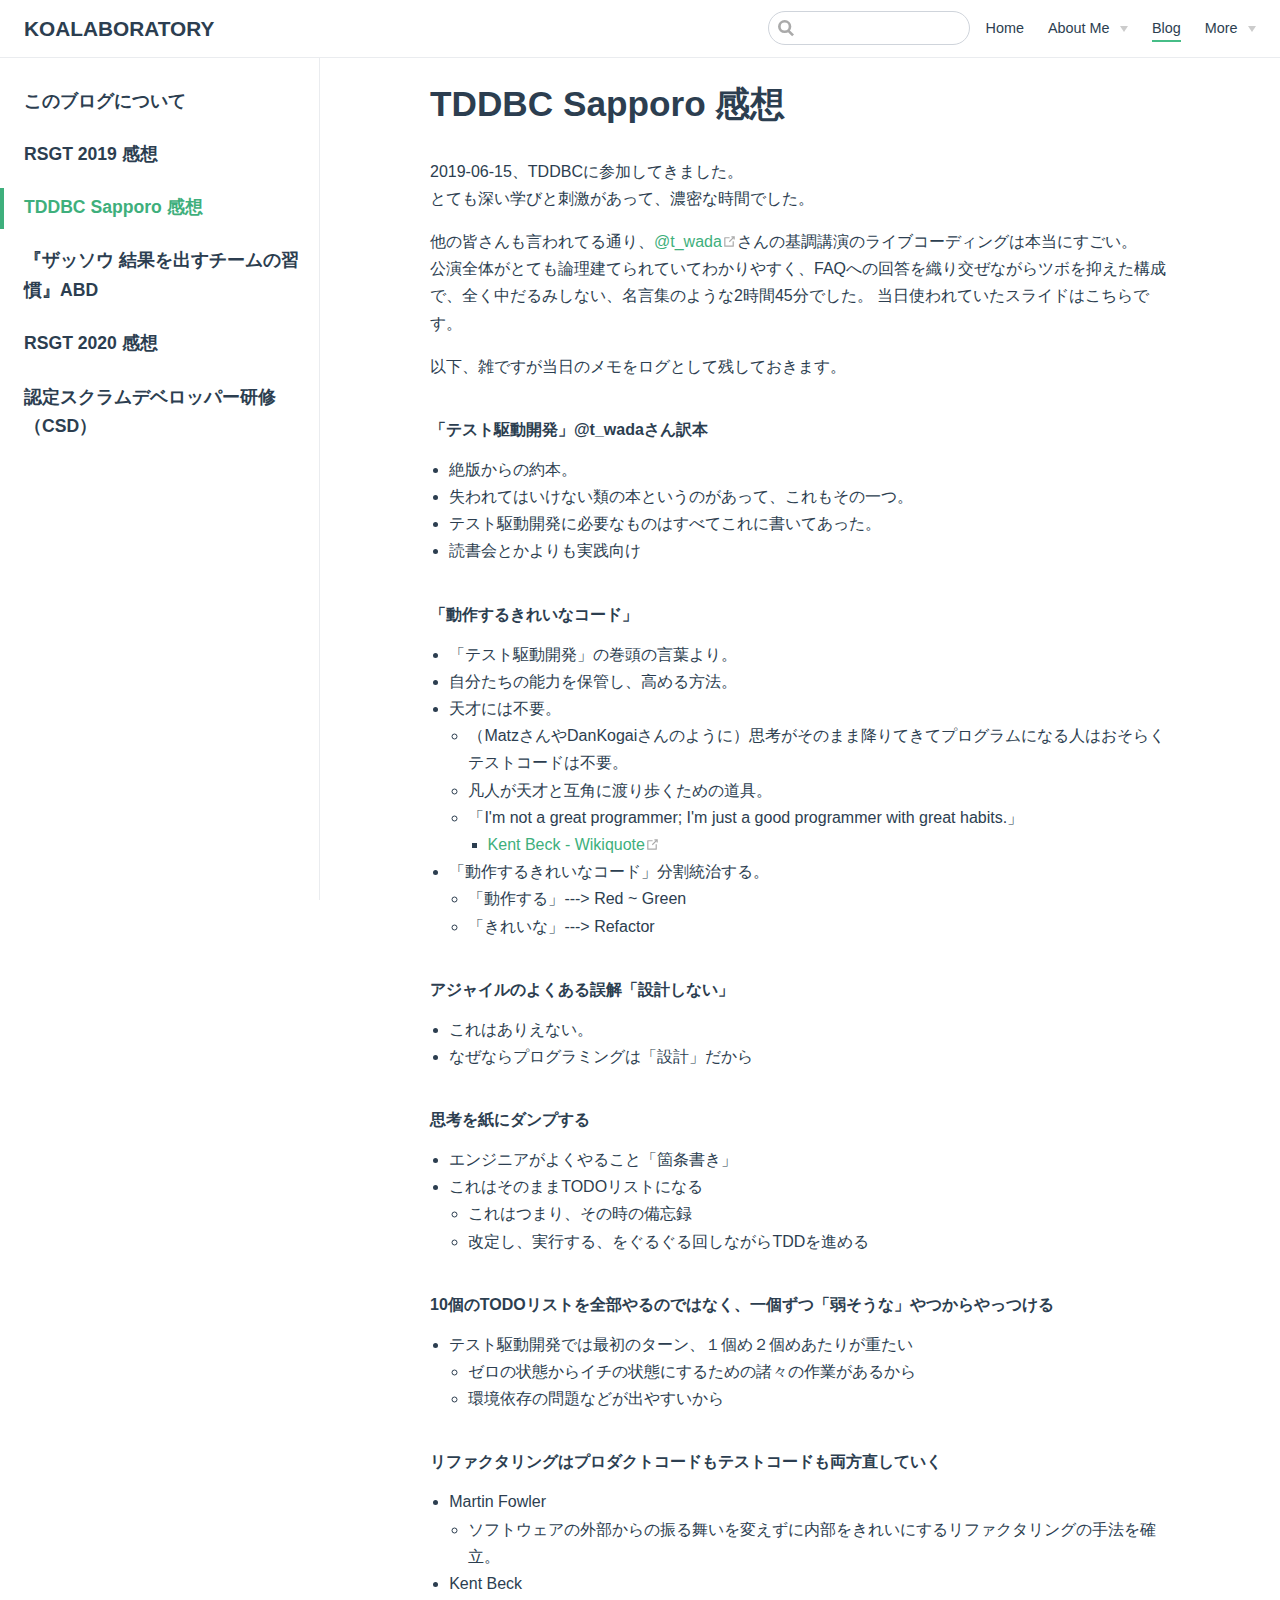
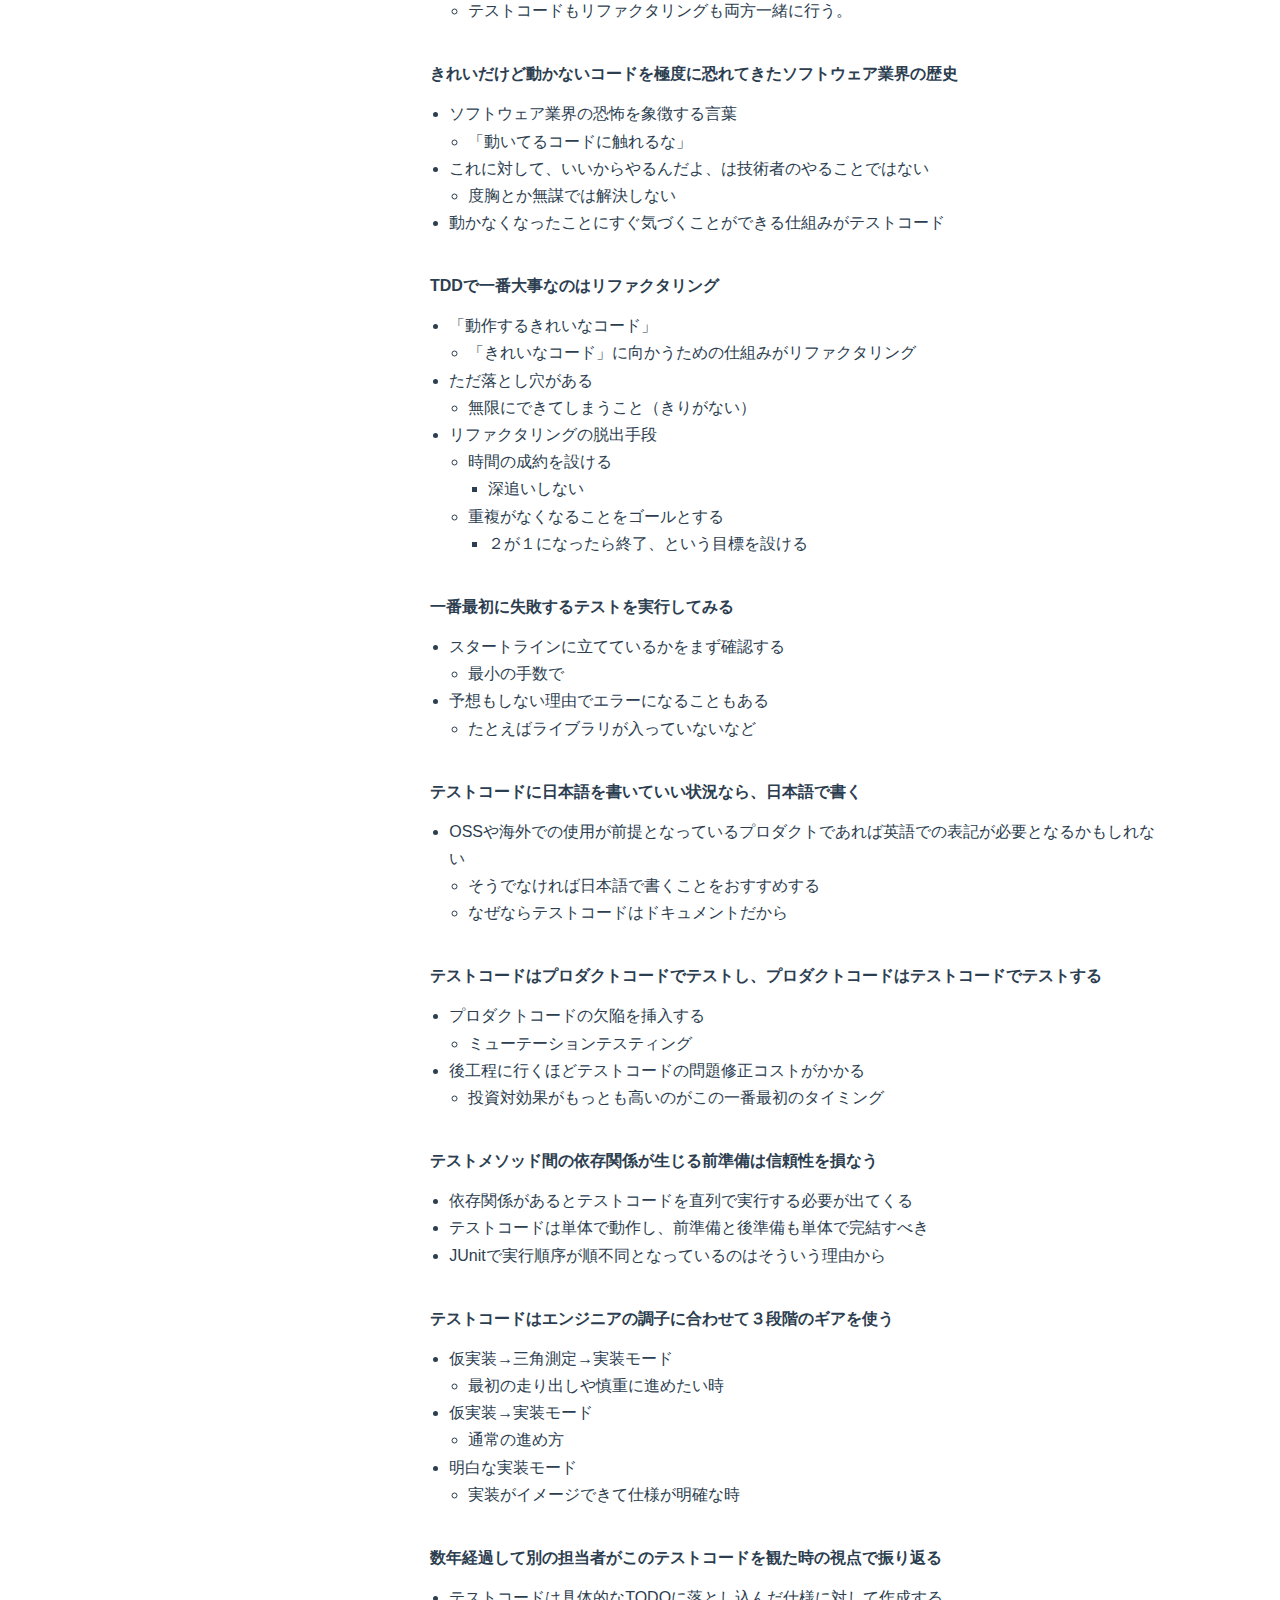
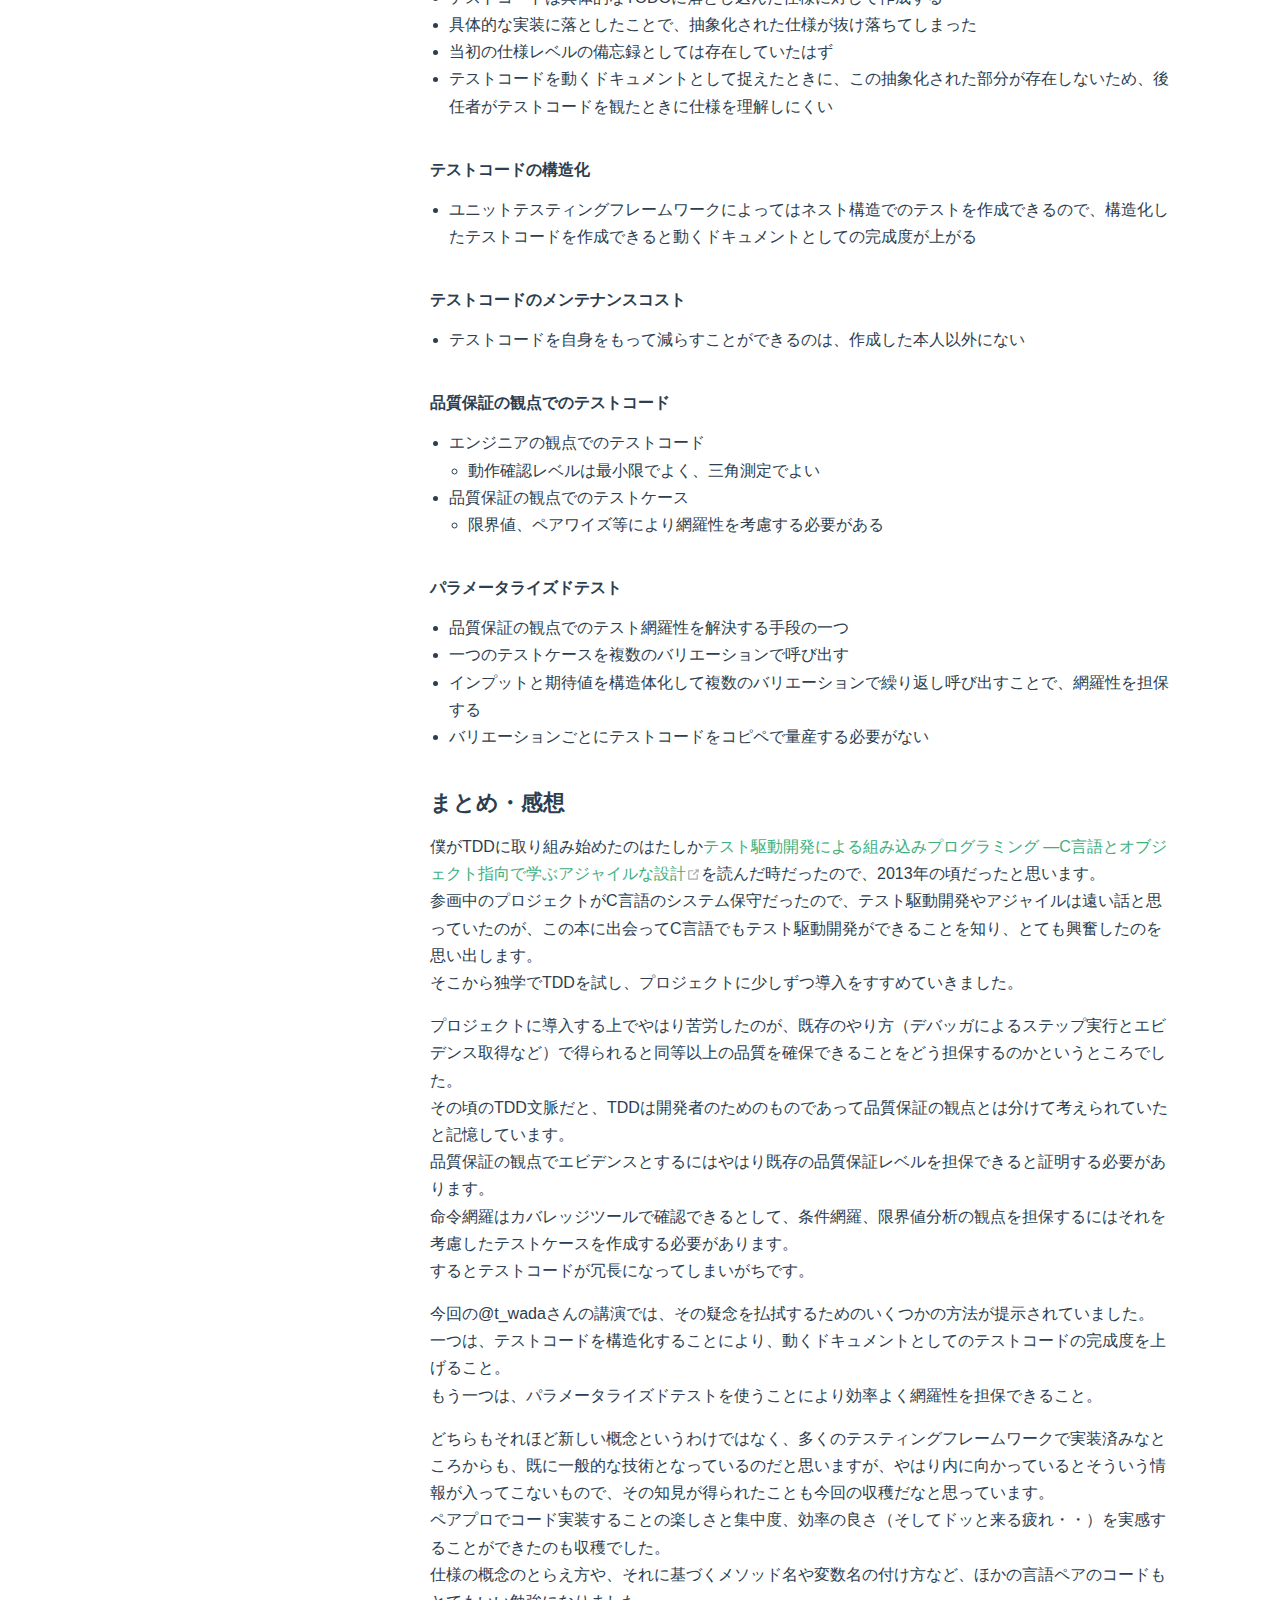
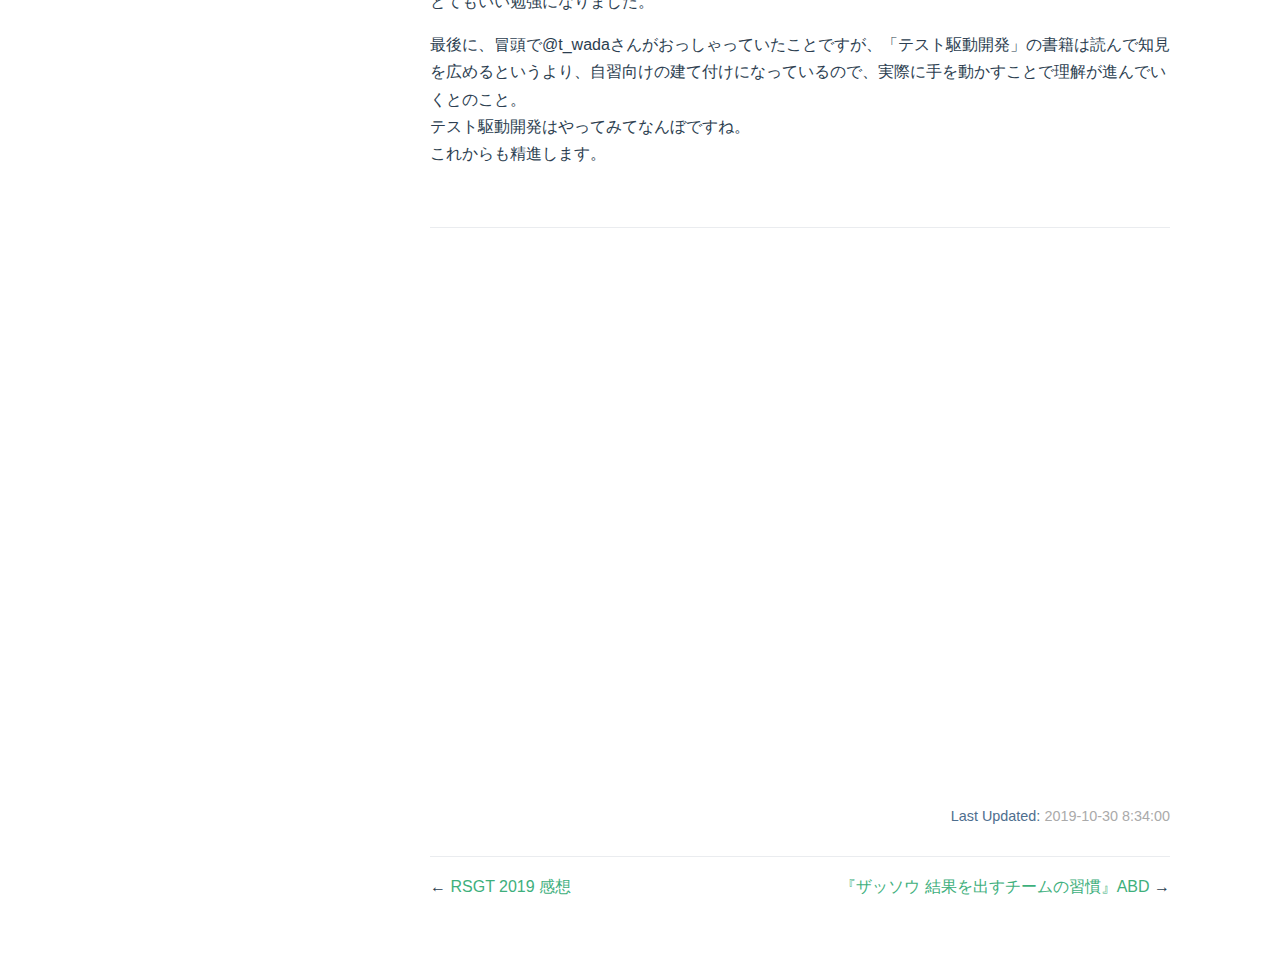
<file: blog/20190619.html>
<!DOCTYPE html>
<html lang="ja">
  <head>
    <meta charset="utf-8">
    <meta name="viewport" content="width=device-width,initial-scale=1">
    <title>TDDBC Sapporo 感想 | KOALABORATORY</title>
    <meta name="description" content="TDDBC Sapporo 感想">
    <link rel="icon" type="image/png" href="/favicon.png">
    <meta name="og:title" content="TDDBC Sapporo 感想"><meta name="og:description" content="TDDBC Sapporo に参加してきました。">
    <link rel="preload" href="/assets/css/0.styles.04d72812.css" as="style"><link rel="preload" href="/assets/js/app.c00f5c59.js" as="script"><link rel="preload" href="/assets/js/2.7a096feb.js" as="script"><link rel="preload" href="/assets/js/8.5b266e0e.js" as="script"><link rel="prefetch" href="/assets/js/10.08b44fdb.js"><link rel="prefetch" href="/assets/js/11.eb98c209.js"><link rel="prefetch" href="/assets/js/12.4ffbcab9.js"><link rel="prefetch" href="/assets/js/13.19a4ae22.js"><link rel="prefetch" href="/assets/js/14.1b2a1152.js"><link rel="prefetch" href="/assets/js/3.96e68d66.js"><link rel="prefetch" href="/assets/js/4.2b46c93b.js"><link rel="prefetch" href="/assets/js/5.3ea60ffa.js"><link rel="prefetch" href="/assets/js/6.c97d9a42.js"><link rel="prefetch" href="/assets/js/7.6c1398b5.js"><link rel="prefetch" href="/assets/js/9.4b40a8be.js">
    <link rel="stylesheet" href="/assets/css/0.styles.04d72812.css">
  </head>
  <body>
    <div id="app" data-server-rendered="true"><div class="theme-container"><header class="navbar"><div class="sidebar-button"><svg xmlns="http://www.w3.org/2000/svg" aria-hidden="true" role="img" viewBox="0 0 448 512" class="icon"><path fill="currentColor" d="M436 124H12c-6.627 0-12-5.373-12-12V80c0-6.627 5.373-12 12-12h424c6.627 0 12 5.373 12 12v32c0 6.627-5.373 12-12 12zm0 160H12c-6.627 0-12-5.373-12-12v-32c0-6.627 5.373-12 12-12h424c6.627 0 12 5.373 12 12v32c0 6.627-5.373 12-12 12zm0 160H12c-6.627 0-12-5.373-12-12v-32c0-6.627 5.373-12 12-12h424c6.627 0 12 5.373 12 12v32c0 6.627-5.373 12-12 12z"></path></svg></div> <a href="/" class="home-link router-link-active"><!----> <span class="site-name">KOALABORATORY</span></a> <div class="links"><div class="search-box"><input aria-label="Search" autocomplete="off" spellcheck="false" value=""> <!----></div> <nav class="nav-links can-hide"><div class="nav-item"><a href="/" class="nav-link">Home</a></div><div class="nav-item"><div class="dropdown-wrapper"><a class="dropdown-title"><span class="title">About Me</span> <span class="arrow right"></span></a> <ul class="nav-dropdown" style="display:none;"><li class="dropdown-item"><!----> <a href="/about.html" class="nav-link">About</a></li><li class="dropdown-item"><!----> <a href="/experience.html" class="nav-link">Experience</a></li></ul></div></div><div class="nav-item"><a href="/blog/" class="nav-link router-link-active">Blog</a></div><div class="nav-item"><div class="dropdown-wrapper"><a class="dropdown-title"><span class="title">More</span> <span class="arrow right"></span></a> <ul class="nav-dropdown" style="display:none;"><li class="dropdown-item"><!----> <a href="https://twitter.com/7310chain" target="_blank" rel="noopener noreferrer" class="nav-link external">
  Twitter
  <svg xmlns="http://www.w3.org/2000/svg" aria-hidden="true" x="0px" y="0px" viewBox="0 0 100 100" width="15" height="15" class="icon outbound"><path fill="currentColor" d="M18.8,85.1h56l0,0c2.2,0,4-1.8,4-4v-32h-8v28h-48v-48h28v-8h-32l0,0c-2.2,0-4,1.8-4,4v56C14.8,83.3,16.6,85.1,18.8,85.1z"></path> <polygon fill="currentColor" points="45.7,48.7 51.3,54.3 77.2,28.5 77.2,37.2 85.2,37.2 85.2,14.9 62.8,14.9 62.8,22.9 71.5,22.9"></polygon></svg></a></li><li class="dropdown-item"><!----> <a href="https://www.facebook.com/kamitokusariy" target="_blank" rel="noopener noreferrer" class="nav-link external">
  Facebook
  <svg xmlns="http://www.w3.org/2000/svg" aria-hidden="true" x="0px" y="0px" viewBox="0 0 100 100" width="15" height="15" class="icon outbound"><path fill="currentColor" d="M18.8,85.1h56l0,0c2.2,0,4-1.8,4-4v-32h-8v28h-48v-48h28v-8h-32l0,0c-2.2,0-4,1.8-4,4v56C14.8,83.3,16.6,85.1,18.8,85.1z"></path> <polygon fill="currentColor" points="45.7,48.7 51.3,54.3 77.2,28.5 77.2,37.2 85.2,37.2 85.2,14.9 62.8,14.9 62.8,22.9 71.5,22.9"></polygon></svg></a></li><li class="dropdown-item"><!----> <a href="https://github.com/YasKamito" target="_blank" rel="noopener noreferrer" class="nav-link external">
  GitHub
  <svg xmlns="http://www.w3.org/2000/svg" aria-hidden="true" x="0px" y="0px" viewBox="0 0 100 100" width="15" height="15" class="icon outbound"><path fill="currentColor" d="M18.8,85.1h56l0,0c2.2,0,4-1.8,4-4v-32h-8v28h-48v-48h28v-8h-32l0,0c-2.2,0-4,1.8-4,4v56C14.8,83.3,16.6,85.1,18.8,85.1z"></path> <polygon fill="currentColor" points="45.7,48.7 51.3,54.3 77.2,28.5 77.2,37.2 85.2,37.2 85.2,14.9 62.8,14.9 62.8,22.9 71.5,22.9"></polygon></svg></a></li></ul></div></div> <!----></nav></div></header> <div class="sidebar-mask"></div> <aside class="sidebar"><nav class="nav-links"><div class="nav-item"><a href="/" class="nav-link">Home</a></div><div class="nav-item"><div class="dropdown-wrapper"><a class="dropdown-title"><span class="title">About Me</span> <span class="arrow right"></span></a> <ul class="nav-dropdown" style="display:none;"><li class="dropdown-item"><!----> <a href="/about.html" class="nav-link">About</a></li><li class="dropdown-item"><!----> <a href="/experience.html" class="nav-link">Experience</a></li></ul></div></div><div class="nav-item"><a href="/blog/" class="nav-link router-link-active">Blog</a></div><div class="nav-item"><div class="dropdown-wrapper"><a class="dropdown-title"><span class="title">More</span> <span class="arrow right"></span></a> <ul class="nav-dropdown" style="display:none;"><li class="dropdown-item"><!----> <a href="https://twitter.com/7310chain" target="_blank" rel="noopener noreferrer" class="nav-link external">
  Twitter
  <svg xmlns="http://www.w3.org/2000/svg" aria-hidden="true" x="0px" y="0px" viewBox="0 0 100 100" width="15" height="15" class="icon outbound"><path fill="currentColor" d="M18.8,85.1h56l0,0c2.2,0,4-1.8,4-4v-32h-8v28h-48v-48h28v-8h-32l0,0c-2.2,0-4,1.8-4,4v56C14.8,83.3,16.6,85.1,18.8,85.1z"></path> <polygon fill="currentColor" points="45.7,48.7 51.3,54.3 77.2,28.5 77.2,37.2 85.2,37.2 85.2,14.9 62.8,14.9 62.8,22.9 71.5,22.9"></polygon></svg></a></li><li class="dropdown-item"><!----> <a href="https://www.facebook.com/kamitokusariy" target="_blank" rel="noopener noreferrer" class="nav-link external">
  Facebook
  <svg xmlns="http://www.w3.org/2000/svg" aria-hidden="true" x="0px" y="0px" viewBox="0 0 100 100" width="15" height="15" class="icon outbound"><path fill="currentColor" d="M18.8,85.1h56l0,0c2.2,0,4-1.8,4-4v-32h-8v28h-48v-48h28v-8h-32l0,0c-2.2,0-4,1.8-4,4v56C14.8,83.3,16.6,85.1,18.8,85.1z"></path> <polygon fill="currentColor" points="45.7,48.7 51.3,54.3 77.2,28.5 77.2,37.2 85.2,37.2 85.2,14.9 62.8,14.9 62.8,22.9 71.5,22.9"></polygon></svg></a></li><li class="dropdown-item"><!----> <a href="https://github.com/YasKamito" target="_blank" rel="noopener noreferrer" class="nav-link external">
  GitHub
  <svg xmlns="http://www.w3.org/2000/svg" aria-hidden="true" x="0px" y="0px" viewBox="0 0 100 100" width="15" height="15" class="icon outbound"><path fill="currentColor" d="M18.8,85.1h56l0,0c2.2,0,4-1.8,4-4v-32h-8v28h-48v-48h28v-8h-32l0,0c-2.2,0-4,1.8-4,4v56C14.8,83.3,16.6,85.1,18.8,85.1z"></path> <polygon fill="currentColor" points="45.7,48.7 51.3,54.3 77.2,28.5 77.2,37.2 85.2,37.2 85.2,14.9 62.8,14.9 62.8,22.9 71.5,22.9"></polygon></svg></a></li></ul></div></div> <!----></nav>  <ul class="sidebar-links"><li><a href="/blog/" class="sidebar-link">このブログについて</a></li><li><a href="/blog/20190114.html" class="sidebar-link">RSGT 2019 感想</a></li><li><a href="/blog/20190619.html" class="active sidebar-link">TDDBC Sapporo 感想</a><ul class="sidebar-sub-headers"></ul></li><li><a href="/blog/20191026.html" class="sidebar-link">『ザッソウ 結果を出すチームの習慣』ABD</a></li><li><a href="/blog/20200114.html" class="sidebar-link">RSGT 2020 感想</a></li><li><a href="/blog/20200327.html" class="sidebar-link">認定スクラムデベロッパー研修（CSD）</a></li></ul> </aside> <main class="page"> <div class="theme-default-content content__default"><h1 id="tddbc-sapporo-感想"><a href="#tddbc-sapporo-感想" aria-hidden="true" class="header-anchor">#</a> TDDBC Sapporo 感想</h1> <p>2019-06-15、TDDBCに参加してきました。<br>
とても深い学びと刺激があって、濃密な時間でした。</p> <p>他の皆さんも言われてる通り、<a href="https://twitter.com/t_wada" target="_blank" rel="noopener noreferrer">@t_wada<svg xmlns="http://www.w3.org/2000/svg" aria-hidden="true" x="0px" y="0px" viewBox="0 0 100 100" width="15" height="15" class="icon outbound"><path fill="currentColor" d="M18.8,85.1h56l0,0c2.2,0,4-1.8,4-4v-32h-8v28h-48v-48h28v-8h-32l0,0c-2.2,0-4,1.8-4,4v56C14.8,83.3,16.6,85.1,18.8,85.1z"></path> <polygon fill="currentColor" points="45.7,48.7 51.3,54.3 77.2,28.5 77.2,37.2 85.2,37.2 85.2,14.9 62.8,14.9 62.8,22.9 71.5,22.9"></polygon></svg></a>さんの基調講演のライブコーディングは本当にすごい。<br>
公演全体がとても論理建てられていてわかりやすく、FAQへの回答を織り交ぜながらツボを抑えた構成で、全く中だるみしない、名言集のような2時間45分でした。
当日使われていたスライドはこちらです。</p> <div><script async="async" data-id="07b755faebd24ccba2771c05958177e3" data-ratio="1.33333333333333" src="//speakerdeck.com/assets/embed.js" class="speakerdeck-embed"></script></div> <p>以下、雑ですが当日のメモをログとして残しておきます。</p> <h4 id="「テスト駆動開発」-t-wadaさん訳本"><a href="#「テスト駆動開発」-t-wadaさん訳本" aria-hidden="true" class="header-anchor">#</a> 「テスト駆動開発」@t_wadaさん訳本</h4> <ul><li>絶版からの約本。</li> <li>失われてはいけない類の本というのがあって、これもその一つ。</li> <li>テスト駆動開発に必要なものはすべてこれに書いてあった。</li> <li>読書会とかよりも実践向け</li></ul> <h4 id="「動作するきれいなコード」"><a href="#「動作するきれいなコード」" aria-hidden="true" class="header-anchor">#</a> 「動作するきれいなコード」</h4> <ul><li>「テスト駆動開発」の巻頭の言葉より。</li> <li>自分たちの能力を保管し、高める方法。</li> <li>天才には不要。
<ul><li>（MatzさんやDanKogaiさんのように）思考がそのまま降りてきてプログラムになる人はおそらくテストコードは不要。</li> <li>凡人が天才と互角に渡り歩くための道具。</li> <li>「I'm not a great programmer; I'm just a good programmer with great habits.」
<ul><li><a href="https://en.wikiquote.org/wiki/Kent_Beck" target="_blank" rel="noopener noreferrer">Kent Beck - Wikiquote<svg xmlns="http://www.w3.org/2000/svg" aria-hidden="true" x="0px" y="0px" viewBox="0 0 100 100" width="15" height="15" class="icon outbound"><path fill="currentColor" d="M18.8,85.1h56l0,0c2.2,0,4-1.8,4-4v-32h-8v28h-48v-48h28v-8h-32l0,0c-2.2,0-4,1.8-4,4v56C14.8,83.3,16.6,85.1,18.8,85.1z"></path> <polygon fill="currentColor" points="45.7,48.7 51.3,54.3 77.2,28.5 77.2,37.2 85.2,37.2 85.2,14.9 62.8,14.9 62.8,22.9 71.5,22.9"></polygon></svg></a></li></ul></li></ul></li> <li>「動作するきれいなコード」分割統治する。
<ul><li>「動作する」---&gt; Red ~ Green</li> <li>「きれいな」---&gt; Refactor</li></ul></li></ul> <h4 id="アジャイルのよくある誤解「設計しない」"><a href="#アジャイルのよくある誤解「設計しない」" aria-hidden="true" class="header-anchor">#</a> アジャイルのよくある誤解「設計しない」</h4> <ul><li>これはありえない。</li> <li>なぜならプログラミングは「設計」だから</li></ul> <h4 id="思考を紙にダンプする"><a href="#思考を紙にダンプする" aria-hidden="true" class="header-anchor">#</a> 思考を紙にダンプする</h4> <ul><li>エンジニアがよくやること「箇条書き」</li> <li>これはそのままTODOリストになる
<ul><li>これはつまり、その時の備忘録</li> <li>改定し、実行する、をぐるぐる回しながらTDDを進める</li></ul></li></ul> <h4 id="_10個のtodoリストを全部やるのではなく、一個ずつ「弱そうな」やつからやっつける"><a href="#_10個のtodoリストを全部やるのではなく、一個ずつ「弱そうな」やつからやっつける" aria-hidden="true" class="header-anchor">#</a> 10個のTODOリストを全部やるのではなく、一個ずつ「弱そうな」やつからやっつける</h4> <ul><li>テスト駆動開発では最初のターン、１個め２個めあたりが重たい
<ul><li>ゼロの状態からイチの状態にするための諸々の作業があるから</li> <li>環境依存の問題などが出やすいから</li></ul></li></ul> <h4 id="リファクタリングはプロダクトコードもテストコードも両方直していく"><a href="#リファクタリングはプロダクトコードもテストコードも両方直していく" aria-hidden="true" class="header-anchor">#</a> リファクタリングはプロダクトコードもテストコードも両方直していく</h4> <ul><li>Martin Fowler
<ul><li>ソフトウェアの外部からの振る舞いを変えずに内部をきれいにするリファクタリングの手法を確立。</li></ul></li> <li>Kent Beck
<ul><li>テストコードもリファクタリングも両方一緒に行う。</li></ul></li></ul> <h4 id="きれいだけど動かないコードを極度に恐れてきたソフトウェア業界の歴史"><a href="#きれいだけど動かないコードを極度に恐れてきたソフトウェア業界の歴史" aria-hidden="true" class="header-anchor">#</a> きれいだけど動かないコードを極度に恐れてきたソフトウェア業界の歴史</h4> <ul><li>ソフトウェア業界の恐怖を象徴する言葉
<ul><li>「動いてるコードに触れるな」</li></ul></li> <li>これに対して、いいからやるんだよ、は技術者のやることではない
<ul><li>度胸とか無謀では解決しない</li></ul></li> <li>動かなくなったことにすぐ気づくことができる仕組みがテストコード</li></ul> <h4 id="tddで一番大事なのはリファクタリング"><a href="#tddで一番大事なのはリファクタリング" aria-hidden="true" class="header-anchor">#</a> TDDで一番大事なのはリファクタリング</h4> <ul><li>「動作するきれいなコード」
<ul><li>「きれいなコード」に向かうための仕組みがリファクタリング</li></ul></li> <li>ただ落とし穴がある
<ul><li>無限にできてしまうこと（きりがない）</li></ul></li> <li>リファクタリングの脱出手段
<ul><li>時間の成約を設ける
<ul><li>深追いしない</li></ul></li> <li>重複がなくなることをゴールとする
<ul><li>２が１になったら終了、という目標を設ける</li></ul></li></ul></li></ul> <h4 id="一番最初に失敗するテストを実行してみる"><a href="#一番最初に失敗するテストを実行してみる" aria-hidden="true" class="header-anchor">#</a> 一番最初に失敗するテストを実行してみる</h4> <ul><li>スタートラインに立てているかをまず確認する
<ul><li>最小の手数で</li></ul></li> <li>予想もしない理由でエラーになることもある
<ul><li>たとえばライブラリが入っていないなど</li></ul></li></ul> <h4 id="テストコードに日本語を書いていい状況なら、日本語で書く"><a href="#テストコードに日本語を書いていい状況なら、日本語で書く" aria-hidden="true" class="header-anchor">#</a> テストコードに日本語を書いていい状況なら、日本語で書く</h4> <ul><li>OSSや海外での使用が前提となっているプロダクトであれば英語での表記が必要となるかもしれない
<ul><li>そうでなければ日本語で書くことをおすすめする</li> <li>なぜならテストコードはドキュメントだから</li></ul></li></ul> <h4 id="テストコードはプロダクトコードでテストし、プロダクトコードはテストコードでテストする"><a href="#テストコードはプロダクトコードでテストし、プロダクトコードはテストコードでテストする" aria-hidden="true" class="header-anchor">#</a> テストコードはプロダクトコードでテストし、プロダクトコードはテストコードでテストする</h4> <ul><li>プロダクトコードの欠陥を挿入する
<ul><li>ミューテーションテスティング</li></ul></li> <li>後工程に行くほどテストコードの問題修正コストがかかる
<ul><li>投資対効果がもっとも高いのがこの一番最初のタイミング</li></ul></li></ul> <h4 id="テストメソッド間の依存関係が生じる前準備は信頼性を損なう"><a href="#テストメソッド間の依存関係が生じる前準備は信頼性を損なう" aria-hidden="true" class="header-anchor">#</a> テストメソッド間の依存関係が生じる前準備は信頼性を損なう</h4> <ul><li>依存関係があるとテストコードを直列で実行する必要が出てくる</li> <li>テストコードは単体で動作し、前準備と後準備も単体で完結すべき</li> <li>JUnitで実行順序が順不同となっているのはそういう理由から</li></ul> <h4 id="テストコードはエンジニアの調子に合わせて３段階のギアを使う"><a href="#テストコードはエンジニアの調子に合わせて３段階のギアを使う" aria-hidden="true" class="header-anchor">#</a> テストコードはエンジニアの調子に合わせて３段階のギアを使う</h4> <ul><li>仮実装→三角測定→実装モード
<ul><li>最初の走り出しや慎重に進めたい時</li></ul></li> <li>仮実装→実装モード
<ul><li>通常の進め方</li></ul></li> <li>明白な実装モード
<ul><li>実装がイメージできて仕様が明確な時</li></ul></li></ul> <h4 id="数年経過して別の担当者がこのテストコードを観た時の視点で振り返る"><a href="#数年経過して別の担当者がこのテストコードを観た時の視点で振り返る" aria-hidden="true" class="header-anchor">#</a> 数年経過して別の担当者がこのテストコードを観た時の視点で振り返る</h4> <ul><li>テストコードは具体的なTODOに落とし込んだ仕様に対して作成する</li> <li>具体的な実装に落としたことで、抽象化された仕様が抜け落ちてしまった</li> <li>当初の仕様レベルの備忘録としては存在していたはず</li> <li>テストコードを動くドキュメントとして捉えたときに、この抽象化された部分が存在しないため、後任者がテストコードを観たときに仕様を理解しにくい</li></ul> <h4 id="テストコードの構造化"><a href="#テストコードの構造化" aria-hidden="true" class="header-anchor">#</a> テストコードの構造化</h4> <ul><li>ユニットテスティングフレームワークによってはネスト構造でのテストを作成できるので、構造化したテストコードを作成できると動くドキュメントとしての完成度が上がる</li></ul> <h4 id="テストコードのメンテナンスコスト"><a href="#テストコードのメンテナンスコスト" aria-hidden="true" class="header-anchor">#</a> テストコードのメンテナンスコスト</h4> <ul><li>テストコードを自身をもって減らすことができるのは、作成した本人以外にない</li></ul> <h4 id="品質保証の観点でのテストコード"><a href="#品質保証の観点でのテストコード" aria-hidden="true" class="header-anchor">#</a> 品質保証の観点でのテストコード</h4> <ul><li>エンジニアの観点でのテストコード
<ul><li>動作確認レベルは最小限でよく、三角測定でよい</li></ul></li> <li>品質保証の観点でのテストケース
<ul><li>限界値、ペアワイズ等により網羅性を考慮する必要がある</li></ul></li></ul> <h4 id="パラメータライズドテスト"><a href="#パラメータライズドテスト" aria-hidden="true" class="header-anchor">#</a> パラメータライズドテスト</h4> <ul><li>品質保証の観点でのテスト網羅性を解決する手段の一つ</li> <li>一つのテストケースを複数のバリエーションで呼び出す</li> <li>インプットと期待値を構造体化して複数のバリエーションで繰り返し呼び出すことで、網羅性を担保する</li> <li>バリエーションごとにテストコードをコピペで量産する必要がない</li></ul> <h3 id="まとめ・感想"><a href="#まとめ・感想" aria-hidden="true" class="header-anchor">#</a> まとめ・感想</h3> <p>僕がTDDに取り組み始めたのはたしか<a href="https://www.amazon.co.jp/dp/4873116147/ref=cm_sw_r_tw_dp_U_x_JlDcDbS42XZQC" target="_blank" rel="noopener noreferrer">テスト駆動開発による組み込みプログラミング ―C言語とオブジェクト指向で学ぶアジャイルな設計<svg xmlns="http://www.w3.org/2000/svg" aria-hidden="true" x="0px" y="0px" viewBox="0 0 100 100" width="15" height="15" class="icon outbound"><path fill="currentColor" d="M18.8,85.1h56l0,0c2.2,0,4-1.8,4-4v-32h-8v28h-48v-48h28v-8h-32l0,0c-2.2,0-4,1.8-4,4v56C14.8,83.3,16.6,85.1,18.8,85.1z"></path> <polygon fill="currentColor" points="45.7,48.7 51.3,54.3 77.2,28.5 77.2,37.2 85.2,37.2 85.2,14.9 62.8,14.9 62.8,22.9 71.5,22.9"></polygon></svg></a>を読んだ時だったので、2013年の頃だったと思います。<br>
参画中のプロジェクトがC言語のシステム保守だったので、テスト駆動開発やアジャイルは遠い話と思っていたのが、この本に出会ってC言語でもテスト駆動開発ができることを知り、とても興奮したのを思い出します。<br>
そこから独学でTDDを試し、プロジェクトに少しずつ導入をすすめていきました。</p> <p>プロジェクトに導入する上でやはり苦労したのが、既存のやり方（デバッガによるステップ実行とエビデンス取得など）で得られると同等以上の品質を確保できることをどう担保するのかというところでした。<br>
その頃のTDD文脈だと、TDDは開発者のためのものであって品質保証の観点とは分けて考えられていたと記憶しています。<br>
品質保証の観点でエビデンスとするにはやはり既存の品質保証レベルを担保できると証明する必要があります。<br>
命令網羅はカバレッジツールで確認できるとして、条件網羅、限界値分析の観点を担保するにはそれを考慮したテストケースを作成する必要があります。<br>
するとテストコードが冗長になってしまいがちです。</p> <p>今回の@t_wadaさんの講演では、その疑念を払拭するためのいくつかの方法が提示されていました。<br>
一つは、テストコードを構造化することにより、動くドキュメントとしてのテストコードの完成度を上げること。<br>
もう一つは、パラメータライズドテストを使うことにより効率よく網羅性を担保できること。</p> <p>どちらもそれほど新しい概念というわけではなく、多くのテスティングフレームワークで実装済みなところからも、既に一般的な技術となっているのだと思いますが、やはり内に向かっているとそういう情報が入ってこないもので、その知見が得られたことも今回の収穫だなと思っています。<br>
ペアプロでコード実装することの楽しさと集中度、効率の良さ（そしてドッと来る疲れ・・）を実感することができたのも収穫でした。<br>
仕様の概念のとらえ方や、それに基づくメソッド名や変数名の付け方など、ほかの言語ペアのコードもとてもいい勉強になりました。</p> <p>最後に、冒頭で@t_wadaさんがおっしゃっていたことですが、「テスト駆動開発」の書籍は読んで知見を広めるというより、自習向けの建て付けになっているので、実際に手を動かすことで理解が進んでいくとのこと。<br>
テスト駆動開発はやってみてなんぼですね。<br>
これからも精進します。</p> <br> <br> <hr> <br> <br> <iframe marginwidth="0" marginheight="0" scrolling="no" frameborder="0" src="//rcm-fe.amazon-adsystem.com/e/cm?lt1=_blank&amp;bc1=000000&amp;IS2=1&amp;bg1=FFFFFF&amp;fc1=000000&amp;lc1=0000FF&amp;t=kitauneri-22&amp;language=ja_JP&amp;o=9&amp;p=8&amp;l=as4&amp;m=amazon&amp;f=ifr&amp;ref=as_ss_li_til&amp;asins=4274217884&amp;linkId=a5f5a4c5dc7d585ed0046c32c12ed7b2" style="width:120px;height:240px;"></iframe> <iframe marginwidth="0" marginheight="0" scrolling="no" frameborder="0" src="//rcm-fe.amazon-adsystem.com/e/cm?lt1=_blank&amp;bc1=000000&amp;IS2=1&amp;bg1=FFFFFF&amp;fc1=000000&amp;lc1=0000FF&amp;t=kitauneri-22&amp;language=ja_JP&amp;o=9&amp;p=8&amp;l=as4&amp;m=amazon&amp;f=ifr&amp;ref=as_ss_li_til&amp;asins=4873116147&amp;linkId=d6aeb3f227c51d422cff089c8927edb9" style="width:120px;height:240px;"></iframe> <iframe marginwidth="0" marginheight="0" scrolling="no" frameborder="0" src="//rcm-fe.amazon-adsystem.com/e/cm?lt1=_blank&amp;bc1=000000&amp;IS2=1&amp;bg1=FFFFFF&amp;fc1=000000&amp;lc1=0000FF&amp;t=kitauneri-22&amp;language=ja_JP&amp;o=9&amp;p=8&amp;l=as4&amp;m=amazon&amp;f=ifr&amp;ref=as_ss_li_til&amp;asins=B01AN97W08&amp;linkId=19f1f2a1354425300b4c91d3428603ec" style="width:120px;height:240px;"></iframe> <iframe marginwidth="0" marginheight="0" scrolling="no" frameborder="0" src="//rcm-fe.amazon-adsystem.com/e/cm?lt1=_blank&amp;bc1=000000&amp;IS2=1&amp;bg1=FFFFFF&amp;fc1=000000&amp;lc1=0000FF&amp;t=kitauneri-22&amp;language=ja_JP&amp;o=9&amp;p=8&amp;l=as4&amp;m=amazon&amp;f=ifr&amp;ref=as_ss_li_til&amp;asins=B01IGW5MG0&amp;linkId=e90f38de7d60d5449173fa45a2c170af" style="width:120px;height:240px;"></iframe> <iframe marginwidth="0" marginheight="0" scrolling="no" frameborder="0" src="//rcm-fe.amazon-adsystem.com/e/cm?lt1=_blank&amp;bc1=000000&amp;IS2=1&amp;bg1=FFFFFF&amp;fc1=000000&amp;lc1=0000FF&amp;t=kitauneri-22&amp;language=ja_JP&amp;o=9&amp;p=8&amp;l=as4&amp;m=amazon&amp;f=ifr&amp;ref=as_ss_li_til&amp;asins=4774134546&amp;linkId=b75900a94bad7ad747731ad2129d0949" style="width:120px;height:240px;"></iframe> <iframe marginwidth="0" marginheight="0" scrolling="no" frameborder="0" src="//rcm-fe.amazon-adsystem.com/e/cm?lt1=_blank&amp;bc1=000000&amp;IS2=1&amp;bg1=FFFFFF&amp;fc1=000000&amp;lc1=0000FF&amp;t=kitauneri-22&amp;language=ja_JP&amp;o=9&amp;p=8&amp;l=as4&amp;m=amazon&amp;f=ifr&amp;ref=as_ss_li_til&amp;asins=4817193603&amp;linkId=024b407f124d952dc0f0cb1cdcd75995" style="width:120px;height:240px;"></iframe></div> <footer class="page-edit"><!----> <div class="last-updated"><span class="prefix">Last Updated: </span> <span class="time">2019-10-30 8:34:00</span></div></footer> <div class="page-nav"><p class="inner"><span class="prev">
        ←
        <a href="/blog/20190114.html" class="prev">
          RSGT 2019 感想
        </a></span> <span class="next"><a href="/blog/20191026.html">
          『ザッソウ 結果を出すチームの習慣』ABD
        </a>
        →
      </span></p></div> </main></div><div class="global-ui"></div></div>
    <script src="/assets/js/app.c00f5c59.js" defer></script><script src="/assets/js/2.7a096feb.js" defer></script><script src="/assets/js/8.5b266e0e.js" defer></script>
  </body>
</html>
</file>
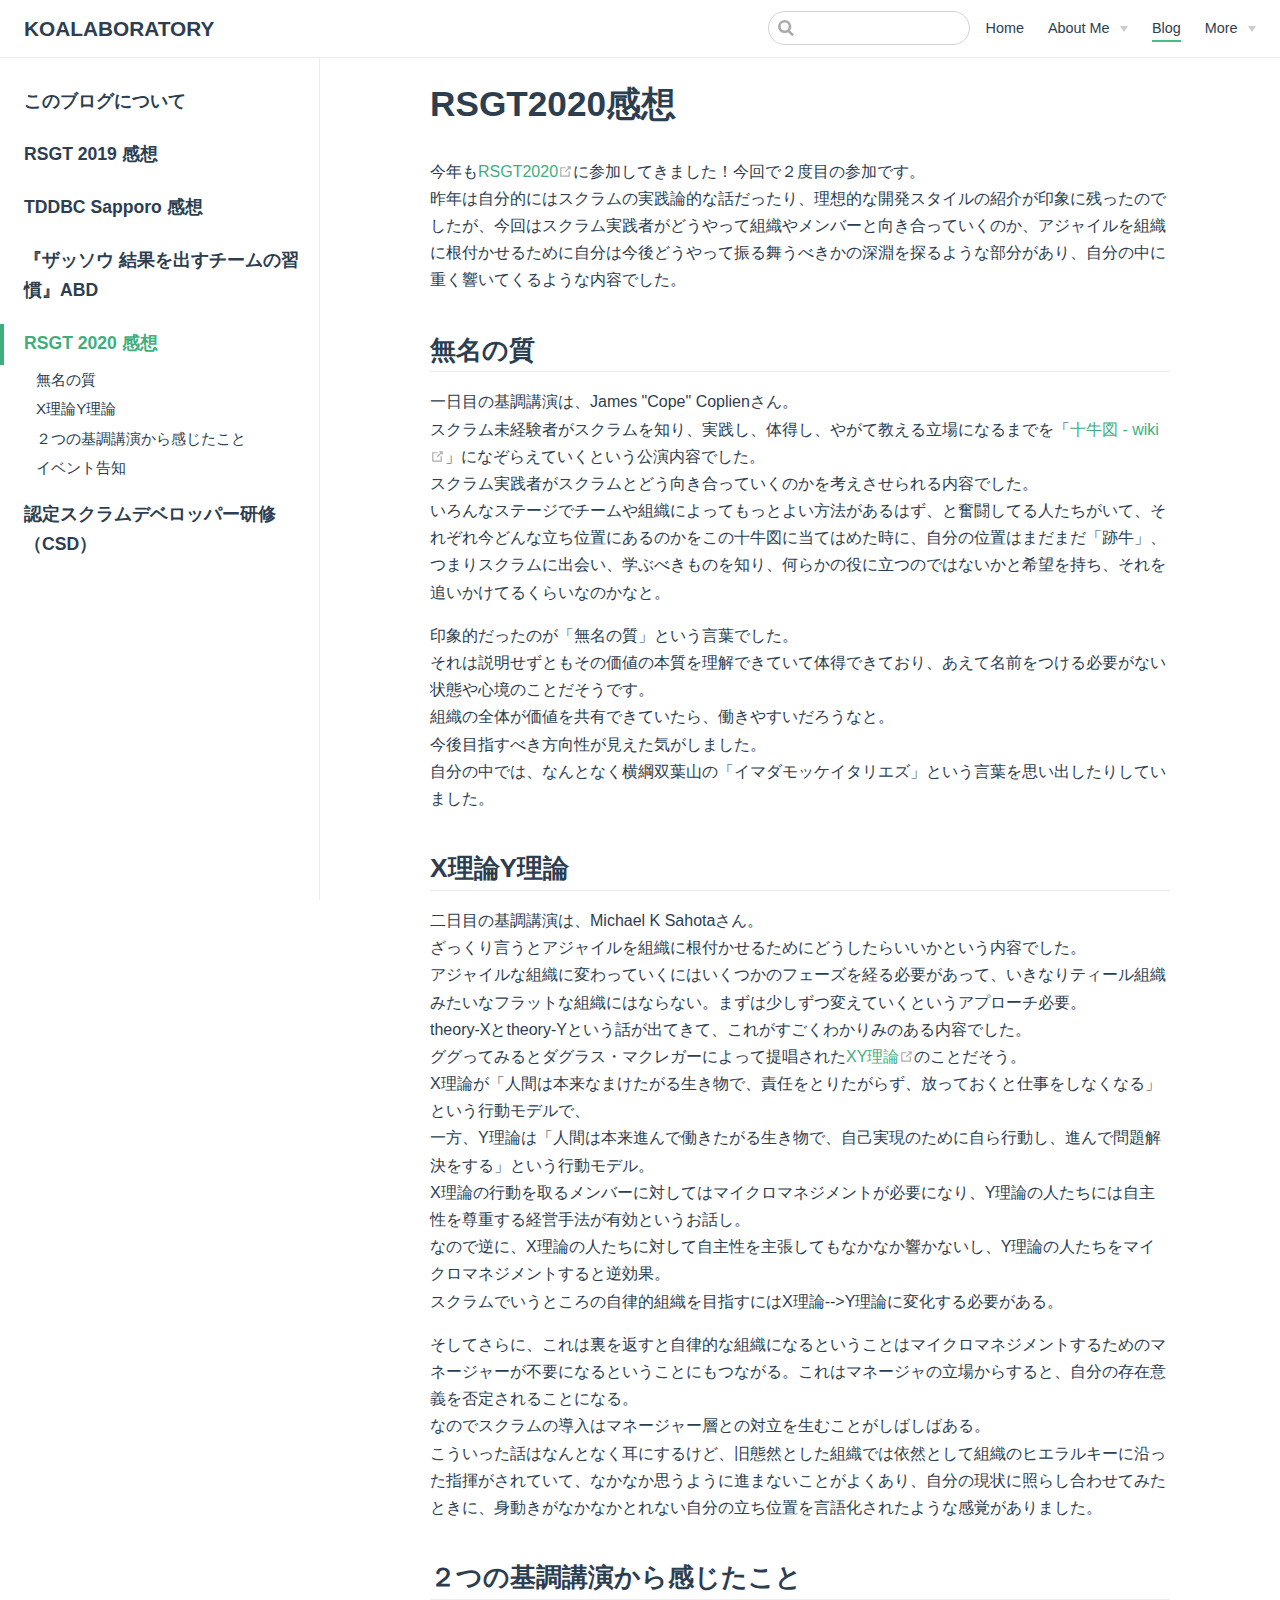
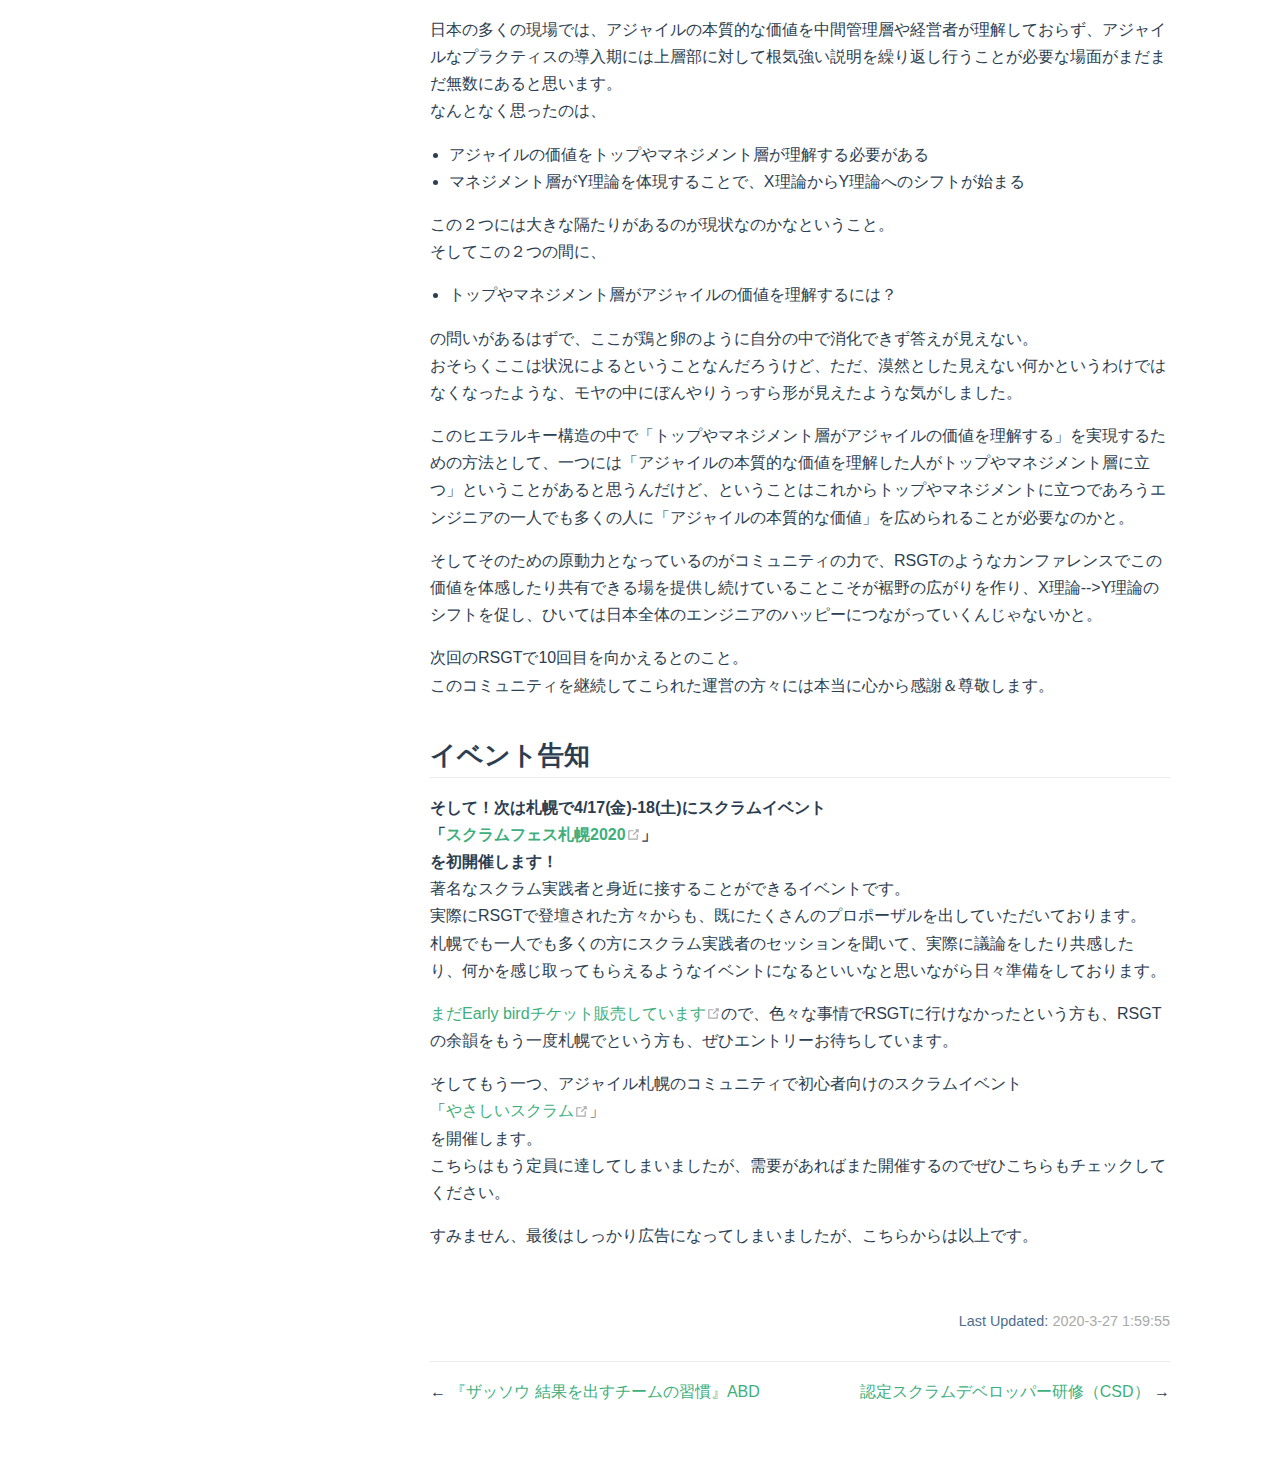
<file: blog/20200114.html>
<!DOCTYPE html>
<html lang="ja">
  <head>
    <meta charset="utf-8">
    <meta name="viewport" content="width=device-width,initial-scale=1">
    <title>RSGT 2020 感想 | KOALABORATORY</title>
    <meta name="description" content="RSGT 2020 感想">
    <link rel="icon" type="image/png" href="/favicon.png">
    <meta name="og:title" content="RSGT 2020 感想"><meta name="og:description" content="RSGT 2020 に一般参加してきました。">
    <link rel="preload" href="/assets/css/0.styles.04d72812.css" as="style"><link rel="preload" href="/assets/js/app.c00f5c59.js" as="script"><link rel="preload" href="/assets/js/2.7a096feb.js" as="script"><link rel="preload" href="/assets/js/10.08b44fdb.js" as="script"><link rel="prefetch" href="/assets/js/11.eb98c209.js"><link rel="prefetch" href="/assets/js/12.4ffbcab9.js"><link rel="prefetch" href="/assets/js/13.19a4ae22.js"><link rel="prefetch" href="/assets/js/14.1b2a1152.js"><link rel="prefetch" href="/assets/js/3.96e68d66.js"><link rel="prefetch" href="/assets/js/4.2b46c93b.js"><link rel="prefetch" href="/assets/js/5.3ea60ffa.js"><link rel="prefetch" href="/assets/js/6.c97d9a42.js"><link rel="prefetch" href="/assets/js/7.6c1398b5.js"><link rel="prefetch" href="/assets/js/8.5b266e0e.js"><link rel="prefetch" href="/assets/js/9.4b40a8be.js">
    <link rel="stylesheet" href="/assets/css/0.styles.04d72812.css">
  </head>
  <body>
    <div id="app" data-server-rendered="true"><div class="theme-container"><header class="navbar"><div class="sidebar-button"><svg xmlns="http://www.w3.org/2000/svg" aria-hidden="true" role="img" viewBox="0 0 448 512" class="icon"><path fill="currentColor" d="M436 124H12c-6.627 0-12-5.373-12-12V80c0-6.627 5.373-12 12-12h424c6.627 0 12 5.373 12 12v32c0 6.627-5.373 12-12 12zm0 160H12c-6.627 0-12-5.373-12-12v-32c0-6.627 5.373-12 12-12h424c6.627 0 12 5.373 12 12v32c0 6.627-5.373 12-12 12zm0 160H12c-6.627 0-12-5.373-12-12v-32c0-6.627 5.373-12 12-12h424c6.627 0 12 5.373 12 12v32c0 6.627-5.373 12-12 12z"></path></svg></div> <a href="/" class="home-link router-link-active"><!----> <span class="site-name">KOALABORATORY</span></a> <div class="links"><div class="search-box"><input aria-label="Search" autocomplete="off" spellcheck="false" value=""> <!----></div> <nav class="nav-links can-hide"><div class="nav-item"><a href="/" class="nav-link">Home</a></div><div class="nav-item"><div class="dropdown-wrapper"><a class="dropdown-title"><span class="title">About Me</span> <span class="arrow right"></span></a> <ul class="nav-dropdown" style="display:none;"><li class="dropdown-item"><!----> <a href="/about.html" class="nav-link">About</a></li><li class="dropdown-item"><!----> <a href="/experience.html" class="nav-link">Experience</a></li></ul></div></div><div class="nav-item"><a href="/blog/" class="nav-link router-link-active">Blog</a></div><div class="nav-item"><div class="dropdown-wrapper"><a class="dropdown-title"><span class="title">More</span> <span class="arrow right"></span></a> <ul class="nav-dropdown" style="display:none;"><li class="dropdown-item"><!----> <a href="https://twitter.com/7310chain" target="_blank" rel="noopener noreferrer" class="nav-link external">
  Twitter
  <svg xmlns="http://www.w3.org/2000/svg" aria-hidden="true" x="0px" y="0px" viewBox="0 0 100 100" width="15" height="15" class="icon outbound"><path fill="currentColor" d="M18.8,85.1h56l0,0c2.2,0,4-1.8,4-4v-32h-8v28h-48v-48h28v-8h-32l0,0c-2.2,0-4,1.8-4,4v56C14.8,83.3,16.6,85.1,18.8,85.1z"></path> <polygon fill="currentColor" points="45.7,48.7 51.3,54.3 77.2,28.5 77.2,37.2 85.2,37.2 85.2,14.9 62.8,14.9 62.8,22.9 71.5,22.9"></polygon></svg></a></li><li class="dropdown-item"><!----> <a href="https://www.facebook.com/kamitokusariy" target="_blank" rel="noopener noreferrer" class="nav-link external">
  Facebook
  <svg xmlns="http://www.w3.org/2000/svg" aria-hidden="true" x="0px" y="0px" viewBox="0 0 100 100" width="15" height="15" class="icon outbound"><path fill="currentColor" d="M18.8,85.1h56l0,0c2.2,0,4-1.8,4-4v-32h-8v28h-48v-48h28v-8h-32l0,0c-2.2,0-4,1.8-4,4v56C14.8,83.3,16.6,85.1,18.8,85.1z"></path> <polygon fill="currentColor" points="45.7,48.7 51.3,54.3 77.2,28.5 77.2,37.2 85.2,37.2 85.2,14.9 62.8,14.9 62.8,22.9 71.5,22.9"></polygon></svg></a></li><li class="dropdown-item"><!----> <a href="https://github.com/YasKamito" target="_blank" rel="noopener noreferrer" class="nav-link external">
  GitHub
  <svg xmlns="http://www.w3.org/2000/svg" aria-hidden="true" x="0px" y="0px" viewBox="0 0 100 100" width="15" height="15" class="icon outbound"><path fill="currentColor" d="M18.8,85.1h56l0,0c2.2,0,4-1.8,4-4v-32h-8v28h-48v-48h28v-8h-32l0,0c-2.2,0-4,1.8-4,4v56C14.8,83.3,16.6,85.1,18.8,85.1z"></path> <polygon fill="currentColor" points="45.7,48.7 51.3,54.3 77.2,28.5 77.2,37.2 85.2,37.2 85.2,14.9 62.8,14.9 62.8,22.9 71.5,22.9"></polygon></svg></a></li></ul></div></div> <!----></nav></div></header> <div class="sidebar-mask"></div> <aside class="sidebar"><nav class="nav-links"><div class="nav-item"><a href="/" class="nav-link">Home</a></div><div class="nav-item"><div class="dropdown-wrapper"><a class="dropdown-title"><span class="title">About Me</span> <span class="arrow right"></span></a> <ul class="nav-dropdown" style="display:none;"><li class="dropdown-item"><!----> <a href="/about.html" class="nav-link">About</a></li><li class="dropdown-item"><!----> <a href="/experience.html" class="nav-link">Experience</a></li></ul></div></div><div class="nav-item"><a href="/blog/" class="nav-link router-link-active">Blog</a></div><div class="nav-item"><div class="dropdown-wrapper"><a class="dropdown-title"><span class="title">More</span> <span class="arrow right"></span></a> <ul class="nav-dropdown" style="display:none;"><li class="dropdown-item"><!----> <a href="https://twitter.com/7310chain" target="_blank" rel="noopener noreferrer" class="nav-link external">
  Twitter
  <svg xmlns="http://www.w3.org/2000/svg" aria-hidden="true" x="0px" y="0px" viewBox="0 0 100 100" width="15" height="15" class="icon outbound"><path fill="currentColor" d="M18.8,85.1h56l0,0c2.2,0,4-1.8,4-4v-32h-8v28h-48v-48h28v-8h-32l0,0c-2.2,0-4,1.8-4,4v56C14.8,83.3,16.6,85.1,18.8,85.1z"></path> <polygon fill="currentColor" points="45.7,48.7 51.3,54.3 77.2,28.5 77.2,37.2 85.2,37.2 85.2,14.9 62.8,14.9 62.8,22.9 71.5,22.9"></polygon></svg></a></li><li class="dropdown-item"><!----> <a href="https://www.facebook.com/kamitokusariy" target="_blank" rel="noopener noreferrer" class="nav-link external">
  Facebook
  <svg xmlns="http://www.w3.org/2000/svg" aria-hidden="true" x="0px" y="0px" viewBox="0 0 100 100" width="15" height="15" class="icon outbound"><path fill="currentColor" d="M18.8,85.1h56l0,0c2.2,0,4-1.8,4-4v-32h-8v28h-48v-48h28v-8h-32l0,0c-2.2,0-4,1.8-4,4v56C14.8,83.3,16.6,85.1,18.8,85.1z"></path> <polygon fill="currentColor" points="45.7,48.7 51.3,54.3 77.2,28.5 77.2,37.2 85.2,37.2 85.2,14.9 62.8,14.9 62.8,22.9 71.5,22.9"></polygon></svg></a></li><li class="dropdown-item"><!----> <a href="https://github.com/YasKamito" target="_blank" rel="noopener noreferrer" class="nav-link external">
  GitHub
  <svg xmlns="http://www.w3.org/2000/svg" aria-hidden="true" x="0px" y="0px" viewBox="0 0 100 100" width="15" height="15" class="icon outbound"><path fill="currentColor" d="M18.8,85.1h56l0,0c2.2,0,4-1.8,4-4v-32h-8v28h-48v-48h28v-8h-32l0,0c-2.2,0-4,1.8-4,4v56C14.8,83.3,16.6,85.1,18.8,85.1z"></path> <polygon fill="currentColor" points="45.7,48.7 51.3,54.3 77.2,28.5 77.2,37.2 85.2,37.2 85.2,14.9 62.8,14.9 62.8,22.9 71.5,22.9"></polygon></svg></a></li></ul></div></div> <!----></nav>  <ul class="sidebar-links"><li><a href="/blog/" class="sidebar-link">このブログについて</a></li><li><a href="/blog/20190114.html" class="sidebar-link">RSGT 2019 感想</a></li><li><a href="/blog/20190619.html" class="sidebar-link">TDDBC Sapporo 感想</a></li><li><a href="/blog/20191026.html" class="sidebar-link">『ザッソウ 結果を出すチームの習慣』ABD</a></li><li><a href="/blog/20200114.html" class="active sidebar-link">RSGT 2020 感想</a><ul class="sidebar-sub-headers"><li class="sidebar-sub-header"><a href="/blog/20200114.html#無名の質" class="sidebar-link">無名の質</a></li><li class="sidebar-sub-header"><a href="/blog/20200114.html#x理論y理論" class="sidebar-link">X理論Y理論</a></li><li class="sidebar-sub-header"><a href="/blog/20200114.html#２つの基調講演から感じたこと" class="sidebar-link">２つの基調講演から感じたこと</a></li><li class="sidebar-sub-header"><a href="/blog/20200114.html#イベント告知" class="sidebar-link">イベント告知</a></li></ul></li><li><a href="/blog/20200327.html" class="sidebar-link">認定スクラムデベロッパー研修（CSD）</a></li></ul> </aside> <main class="page"> <div class="theme-default-content content__default"><h1 id="rsgt2020感想"><a href="#rsgt2020感想" aria-hidden="true" class="header-anchor">#</a> RSGT2020感想</h1> <p>今年も<a href="https://2020.scrumgatheringtokyo.org/" target="_blank" rel="noopener noreferrer">RSGT2020<svg xmlns="http://www.w3.org/2000/svg" aria-hidden="true" x="0px" y="0px" viewBox="0 0 100 100" width="15" height="15" class="icon outbound"><path fill="currentColor" d="M18.8,85.1h56l0,0c2.2,0,4-1.8,4-4v-32h-8v28h-48v-48h28v-8h-32l0,0c-2.2,0-4,1.8-4,4v56C14.8,83.3,16.6,85.1,18.8,85.1z"></path> <polygon fill="currentColor" points="45.7,48.7 51.3,54.3 77.2,28.5 77.2,37.2 85.2,37.2 85.2,14.9 62.8,14.9 62.8,22.9 71.5,22.9"></polygon></svg></a>に参加してきました！今回で２度目の参加です。<br>
昨年は自分的にはスクラムの実践論的な話だったり、理想的な開発スタイルの紹介が印象に残ったのでしたが、今回はスクラム実践者がどうやって組織やメンバーと向き合っていくのか、アジャイルを組織に根付かせるために自分は今後どうやって振る舞うべきかの深淵を探るような部分があり、自分の中に重く響いてくるような内容でした。</p> <h2 id="無名の質"><a href="#無名の質" aria-hidden="true" class="header-anchor">#</a> 無名の質</h2> <p>一日目の基調講演は、James &quot;Cope&quot; Coplienさん。<br>
スクラム未経験者がスクラムを知り、実践し、体得し、やがて教える立場になるまでを「<a href="https://ja.wikipedia.org/wiki/%E5%8D%81%E7%89%9B%E5%9B%B3" target="_blank" rel="noopener noreferrer">十牛図 - wiki<svg xmlns="http://www.w3.org/2000/svg" aria-hidden="true" x="0px" y="0px" viewBox="0 0 100 100" width="15" height="15" class="icon outbound"><path fill="currentColor" d="M18.8,85.1h56l0,0c2.2,0,4-1.8,4-4v-32h-8v28h-48v-48h28v-8h-32l0,0c-2.2,0-4,1.8-4,4v56C14.8,83.3,16.6,85.1,18.8,85.1z"></path> <polygon fill="currentColor" points="45.7,48.7 51.3,54.3 77.2,28.5 77.2,37.2 85.2,37.2 85.2,14.9 62.8,14.9 62.8,22.9 71.5,22.9"></polygon></svg></a>」になぞらえていくという公演内容でした。<br>
スクラム実践者がスクラムとどう向き合っていくのかを考えさせられる内容でした。<br>
いろんなステージでチームや組織によってもっとよい方法があるはず、と奮闘してる人たちがいて、それぞれ今どんな立ち位置にあるのかをこの十牛図に当てはめた時に、自分の位置はまだまだ「跡牛」、つまりスクラムに出会い、学ぶべきものを知り、何らかの役に立つのではないかと希望を持ち、それを追いかけてるくらいなのかなと。</p> <p>印象的だったのが「無名の質」という言葉でした。<br>
それは説明せずともその価値の本質を理解できていて体得できており、あえて名前をつける必要がない状態や心境のことだそうです。<br>
組織の全体が価値を共有できていたら、働きやすいだろうなと。<br>
今後目指すべき方向性が見えた気がしました。<br>
自分の中では、なんとなく横綱双葉山の「イマダモッケイタリエズ」という言葉を思い出したりしていました。</p> <h2 id="x理論y理論"><a href="#x理論y理論" aria-hidden="true" class="header-anchor">#</a> X理論Y理論</h2> <p>二日目の基調講演は、Michael K Sahotaさん。<br>
ざっくり言うとアジャイルを組織に根付かせるためにどうしたらいいかという内容でした。<br>
アジャイルな組織に変わっていくにはいくつかのフェーズを経る必要があって、いきなりティール組織みたいなフラットな組織にはならない。まずは少しずつ変えていくというアプローチ必要。<br>
theory-Xとtheory-Yという話が出てきて、これがすごくわかりみのある内容でした。<br>
ググってみるとダグラス・マクレガーによって提唱された<a href="https://ja.wikipedia.org/wiki/XY%E7%90%86%E8%AB%96" target="_blank" rel="noopener noreferrer">XY理論<svg xmlns="http://www.w3.org/2000/svg" aria-hidden="true" x="0px" y="0px" viewBox="0 0 100 100" width="15" height="15" class="icon outbound"><path fill="currentColor" d="M18.8,85.1h56l0,0c2.2,0,4-1.8,4-4v-32h-8v28h-48v-48h28v-8h-32l0,0c-2.2,0-4,1.8-4,4v56C14.8,83.3,16.6,85.1,18.8,85.1z"></path> <polygon fill="currentColor" points="45.7,48.7 51.3,54.3 77.2,28.5 77.2,37.2 85.2,37.2 85.2,14.9 62.8,14.9 62.8,22.9 71.5,22.9"></polygon></svg></a>のことだそう。<br>
X理論が「人間は本来なまけたがる生き物で、責任をとりたがらず、放っておくと仕事をしなくなる」という行動モデルで、<br>
一方、Y理論は「人間は本来進んで働きたがる生き物で、自己実現のために自ら行動し、進んで問題解決をする」という行動モデル。<br>
X理論の行動を取るメンバーに対してはマイクロマネジメントが必要になり、Y理論の人たちには自主性を尊重する経営手法が有効というお話し。<br>
なので逆に、X理論の人たちに対して自主性を主張してもなかなか響かないし、Y理論の人たちをマイクロマネジメントすると逆効果。<br>
スクラムでいうところの自律的組織を目指すにはX理論--&gt;Y理論に変化する必要がある。</p> <p>そしてさらに、これは裏を返すと自律的な組織になるということはマイクロマネジメントするためのマネージャーが不要になるということにもつながる。これはマネージャの立場からすると、自分の存在意義を否定されることになる。<br>
なのでスクラムの導入はマネージャー層との対立を生むことがしばしばある。<br>
こういった話はなんとなく耳にするけど、旧態然とした組織では依然として組織のヒエラルキーに沿った指揮がされていて、なかなか思うように進まないことがよくあり、自分の現状に照らし合わせてみたときに、身動きがなかなかとれない自分の立ち位置を言語化されたような感覚がありました。</p> <h2 id="２つの基調講演から感じたこと"><a href="#２つの基調講演から感じたこと" aria-hidden="true" class="header-anchor">#</a> ２つの基調講演から感じたこと</h2> <p>日本の多くの現場では、アジャイルの本質的な価値を中間管理層や経営者が理解しておらず、アジャイルなプラクティスの導入期には上層部に対して根気強い説明を繰り返し行うことが必要な場面がまだまだ無数にあると思います。<br>
なんとなく思ったのは、</p> <ul><li>アジャイルの価値をトップやマネジメント層が理解する必要がある</li> <li>マネジメント層がY理論を体現することで、X理論からY理論へのシフトが始まる</li></ul> <p>この２つには大きな隔たりがあるのが現状なのかなということ。<br>
そしてこの２つの間に、</p> <ul><li>トップやマネジメント層がアジャイルの価値を理解するには？</li></ul> <p>の問いがあるはずで、ここが鶏と卵のように自分の中で消化できず答えが見えない。<br>
おそらくここは状況によるということなんだろうけど、ただ、漠然とした見えない何かというわけではなくなったような、モヤの中にぼんやりうっすら形が見えたような気がしました。</p> <p>このヒエラルキー構造の中で「トップやマネジメント層がアジャイルの価値を理解する」を実現するための方法として、一つには「アジャイルの本質的な価値を理解した人がトップやマネジメント層に立つ」ということがあると思うんだけど、ということはこれからトップやマネジメントに立つであろうエンジニアの一人でも多くの人に「アジャイルの本質的な価値」を広められることが必要なのかと。</p> <p>そしてそのための原動力となっているのがコミュニティの力で、RSGTのようなカンファレンスでこの価値を体感したり共有できる場を提供し続けていることこそが裾野の広がりを作り、X理論--&gt;Y理論のシフトを促し、ひいては日本全体のエンジニアのハッピーにつながっていくんじゃないかと。</p> <p>次回のRSGTで10回目を向かえるとのこと。<br>
このコミュニティを継続してこられた運営の方々には本当に心から感謝＆尊敬します。</p> <h2 id="イベント告知"><a href="#イベント告知" aria-hidden="true" class="header-anchor">#</a> イベント告知</h2> <p><strong>そして！次は札幌で4/17(金)-18(土)にスクラムイベント</strong><br> <strong>「</strong><a href="https://www.scrumfestsapporo.org/" target="_blank" rel="noopener noreferrer"><strong>スクラムフェス札幌2020</strong><svg xmlns="http://www.w3.org/2000/svg" aria-hidden="true" x="0px" y="0px" viewBox="0 0 100 100" width="15" height="15" class="icon outbound"><path fill="currentColor" d="M18.8,85.1h56l0,0c2.2,0,4-1.8,4-4v-32h-8v28h-48v-48h28v-8h-32l0,0c-2.2,0-4,1.8-4,4v56C14.8,83.3,16.6,85.1,18.8,85.1z"></path> <polygon fill="currentColor" points="45.7,48.7 51.3,54.3 77.2,28.5 77.2,37.2 85.2,37.2 85.2,14.9 62.8,14.9 62.8,22.9 71.5,22.9"></polygon></svg></a><strong>」</strong><br> <strong>を初開催します！</strong><br>
著名なスクラム実践者と身近に接することができるイベントです。<br>
実際にRSGTで登壇された方々からも、既にたくさんのプロポーザルを出していただいております。<br>
札幌でも一人でも多くの方にスクラム実践者のセッションを聞いて、実際に議論をしたり共感したり、何かを感じ取ってもらえるようなイベントになるといいなと思いながら日々準備をしております。</p> <p><a href="https://agilesapporo.doorkeeper.jp/events/102163" target="_blank" rel="noopener noreferrer">まだEarly birdチケット販売しています<svg xmlns="http://www.w3.org/2000/svg" aria-hidden="true" x="0px" y="0px" viewBox="0 0 100 100" width="15" height="15" class="icon outbound"><path fill="currentColor" d="M18.8,85.1h56l0,0c2.2,0,4-1.8,4-4v-32h-8v28h-48v-48h28v-8h-32l0,0c-2.2,0-4,1.8-4,4v56C14.8,83.3,16.6,85.1,18.8,85.1z"></path> <polygon fill="currentColor" points="45.7,48.7 51.3,54.3 77.2,28.5 77.2,37.2 85.2,37.2 85.2,14.9 62.8,14.9 62.8,22.9 71.5,22.9"></polygon></svg></a>ので、色々な事情でRSGTに行けなかったという方も、RSGTの余韻をもう一度札幌でという方も、ぜひエントリーお待ちしています。</p> <p>そしてもう一つ、アジャイル札幌のコミュニティで初心者向けのスクラムイベント<br>
「<a href="https://agilesapporo.doorkeeper.jp/events/102323" target="_blank" rel="noopener noreferrer">やさしいスクラム<svg xmlns="http://www.w3.org/2000/svg" aria-hidden="true" x="0px" y="0px" viewBox="0 0 100 100" width="15" height="15" class="icon outbound"><path fill="currentColor" d="M18.8,85.1h56l0,0c2.2,0,4-1.8,4-4v-32h-8v28h-48v-48h28v-8h-32l0,0c-2.2,0-4,1.8-4,4v56C14.8,83.3,16.6,85.1,18.8,85.1z"></path> <polygon fill="currentColor" points="45.7,48.7 51.3,54.3 77.2,28.5 77.2,37.2 85.2,37.2 85.2,14.9 62.8,14.9 62.8,22.9 71.5,22.9"></polygon></svg></a>」<br>
を開催します。<br>
こちらはもう定員に達してしまいましたが、需要があればまた開催するのでぜひこちらもチェックしてください。</p> <p>すみません、最後はしっかり広告になってしまいましたが、こちらからは以上です。</p></div> <footer class="page-edit"><!----> <div class="last-updated"><span class="prefix">Last Updated: </span> <span class="time">2020-3-27 1:59:55</span></div></footer> <div class="page-nav"><p class="inner"><span class="prev">
        ←
        <a href="/blog/20191026.html" class="prev">
          『ザッソウ 結果を出すチームの習慣』ABD
        </a></span> <span class="next"><a href="/blog/20200327.html">
          認定スクラムデベロッパー研修（CSD）
        </a>
        →
      </span></p></div> </main></div><div class="global-ui"></div></div>
    <script src="/assets/js/app.c00f5c59.js" defer></script><script src="/assets/js/2.7a096feb.js" defer></script><script src="/assets/js/10.08b44fdb.js" defer></script>
  </body>
</html>
</file>
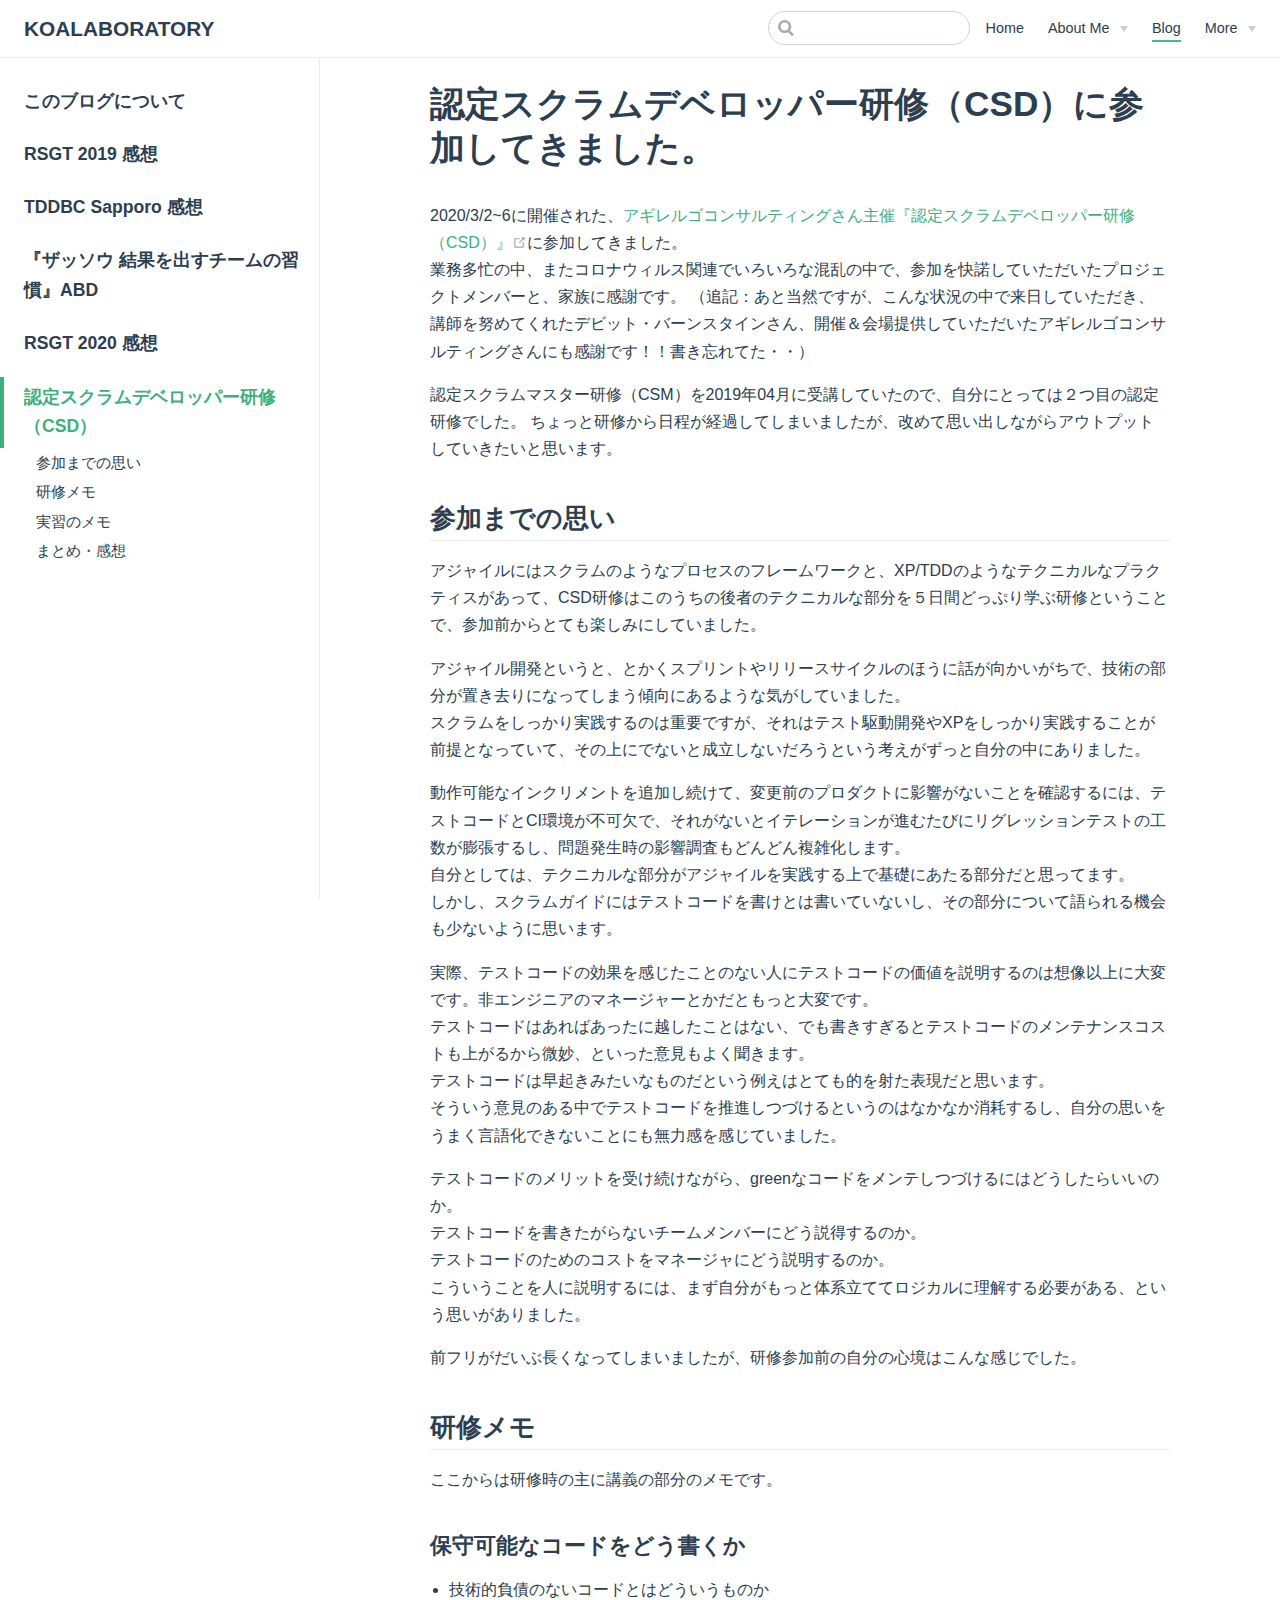
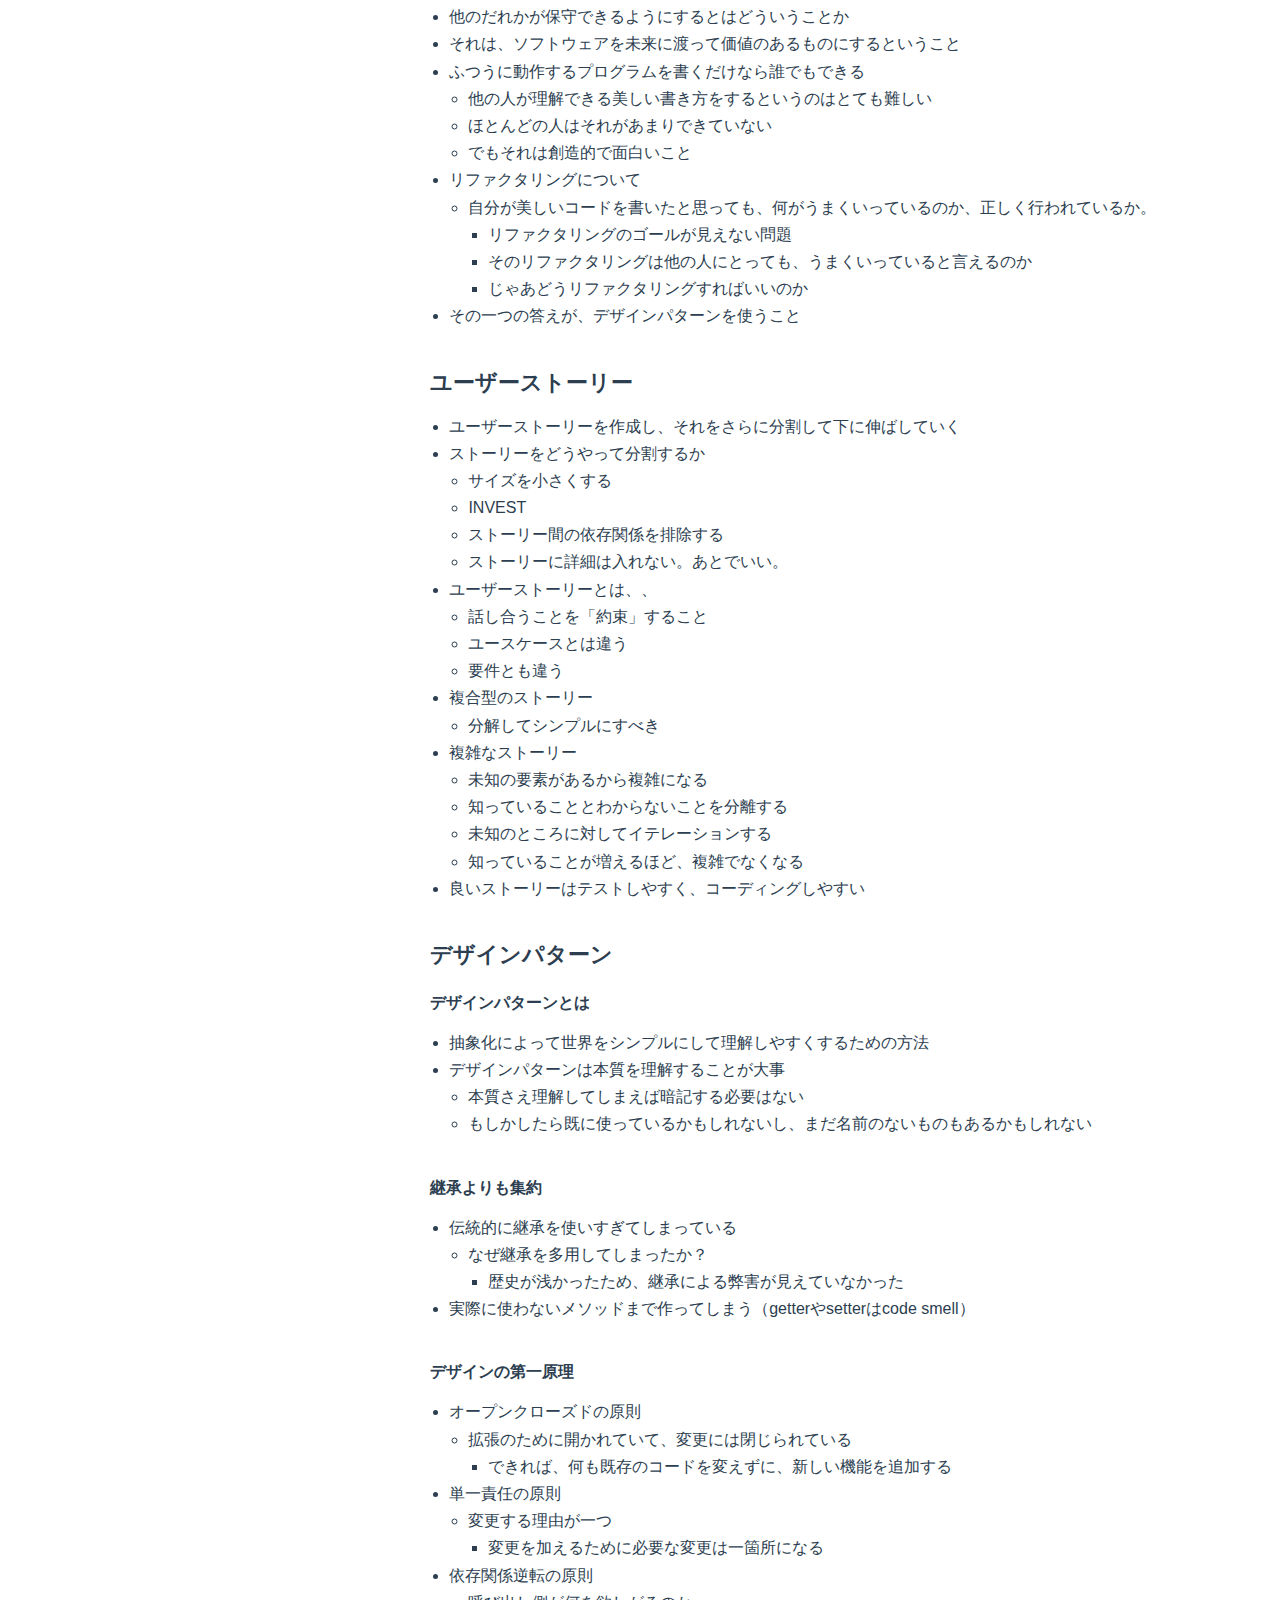
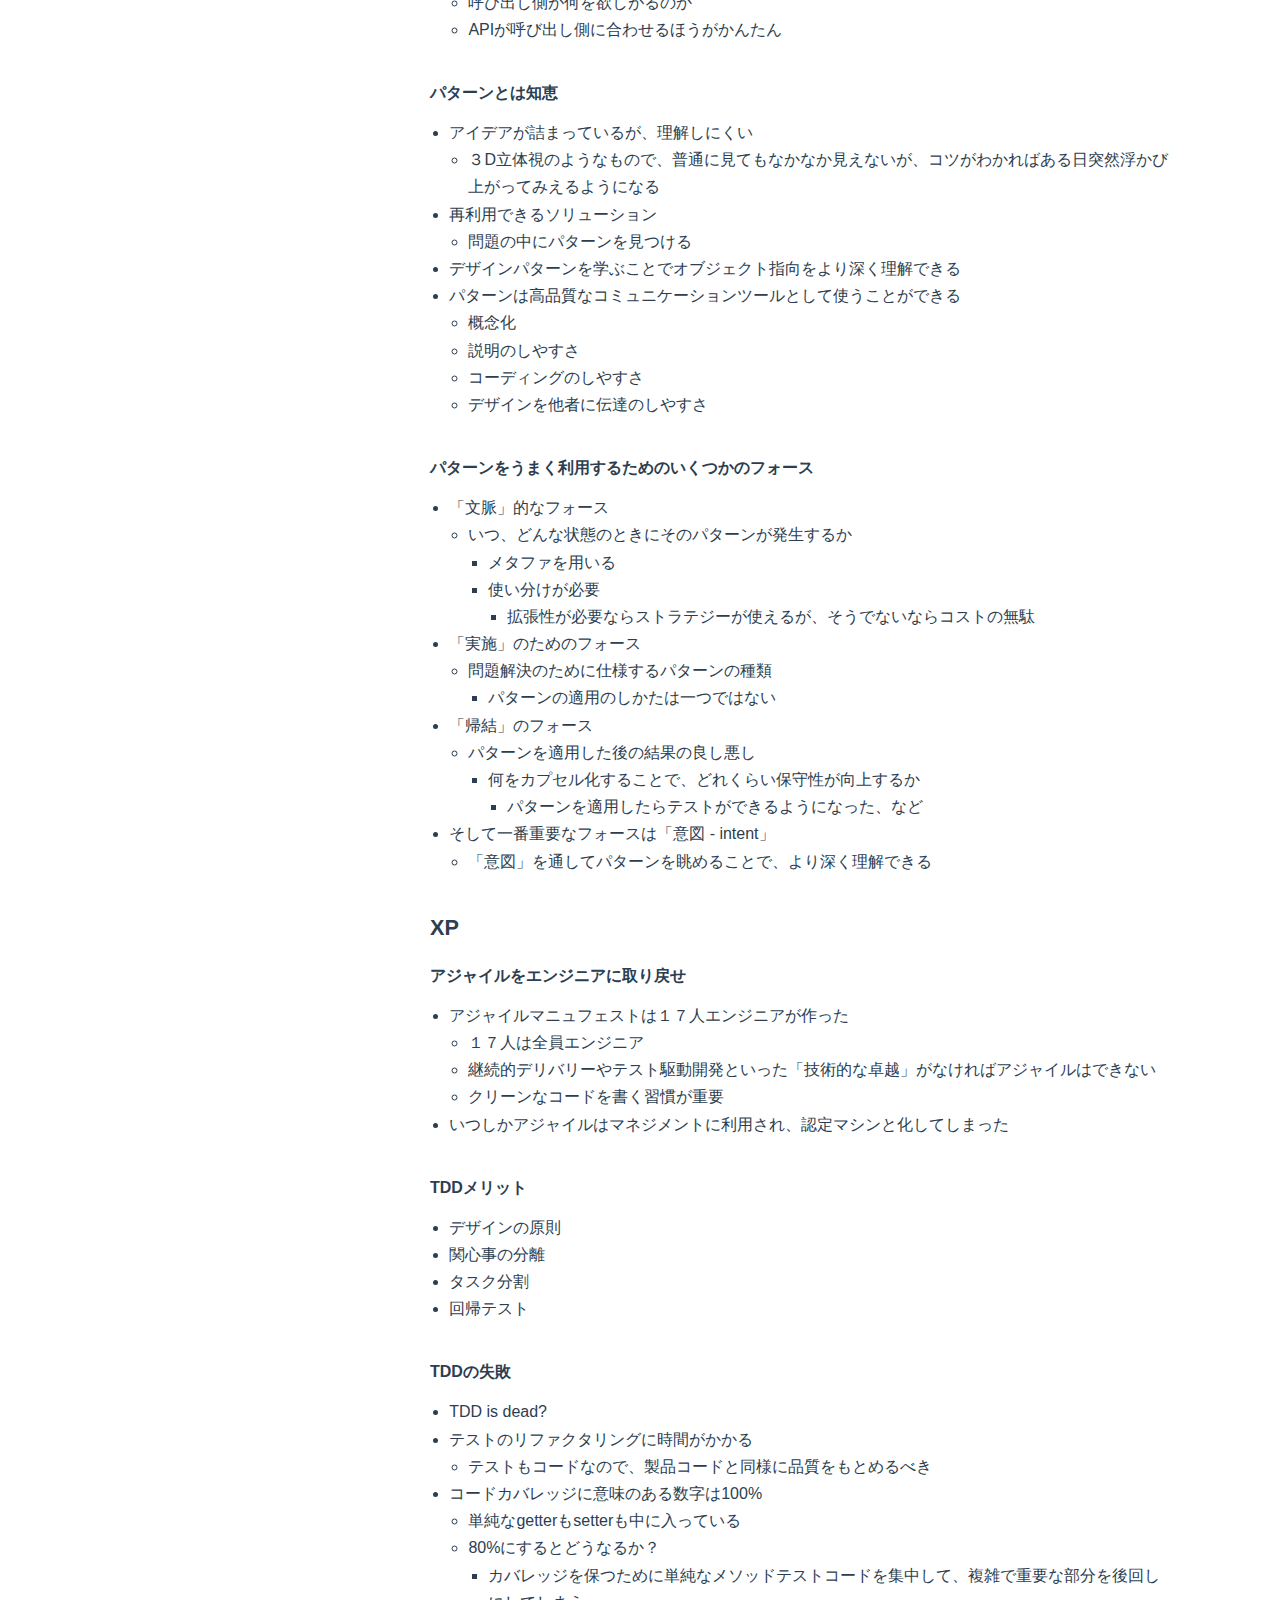
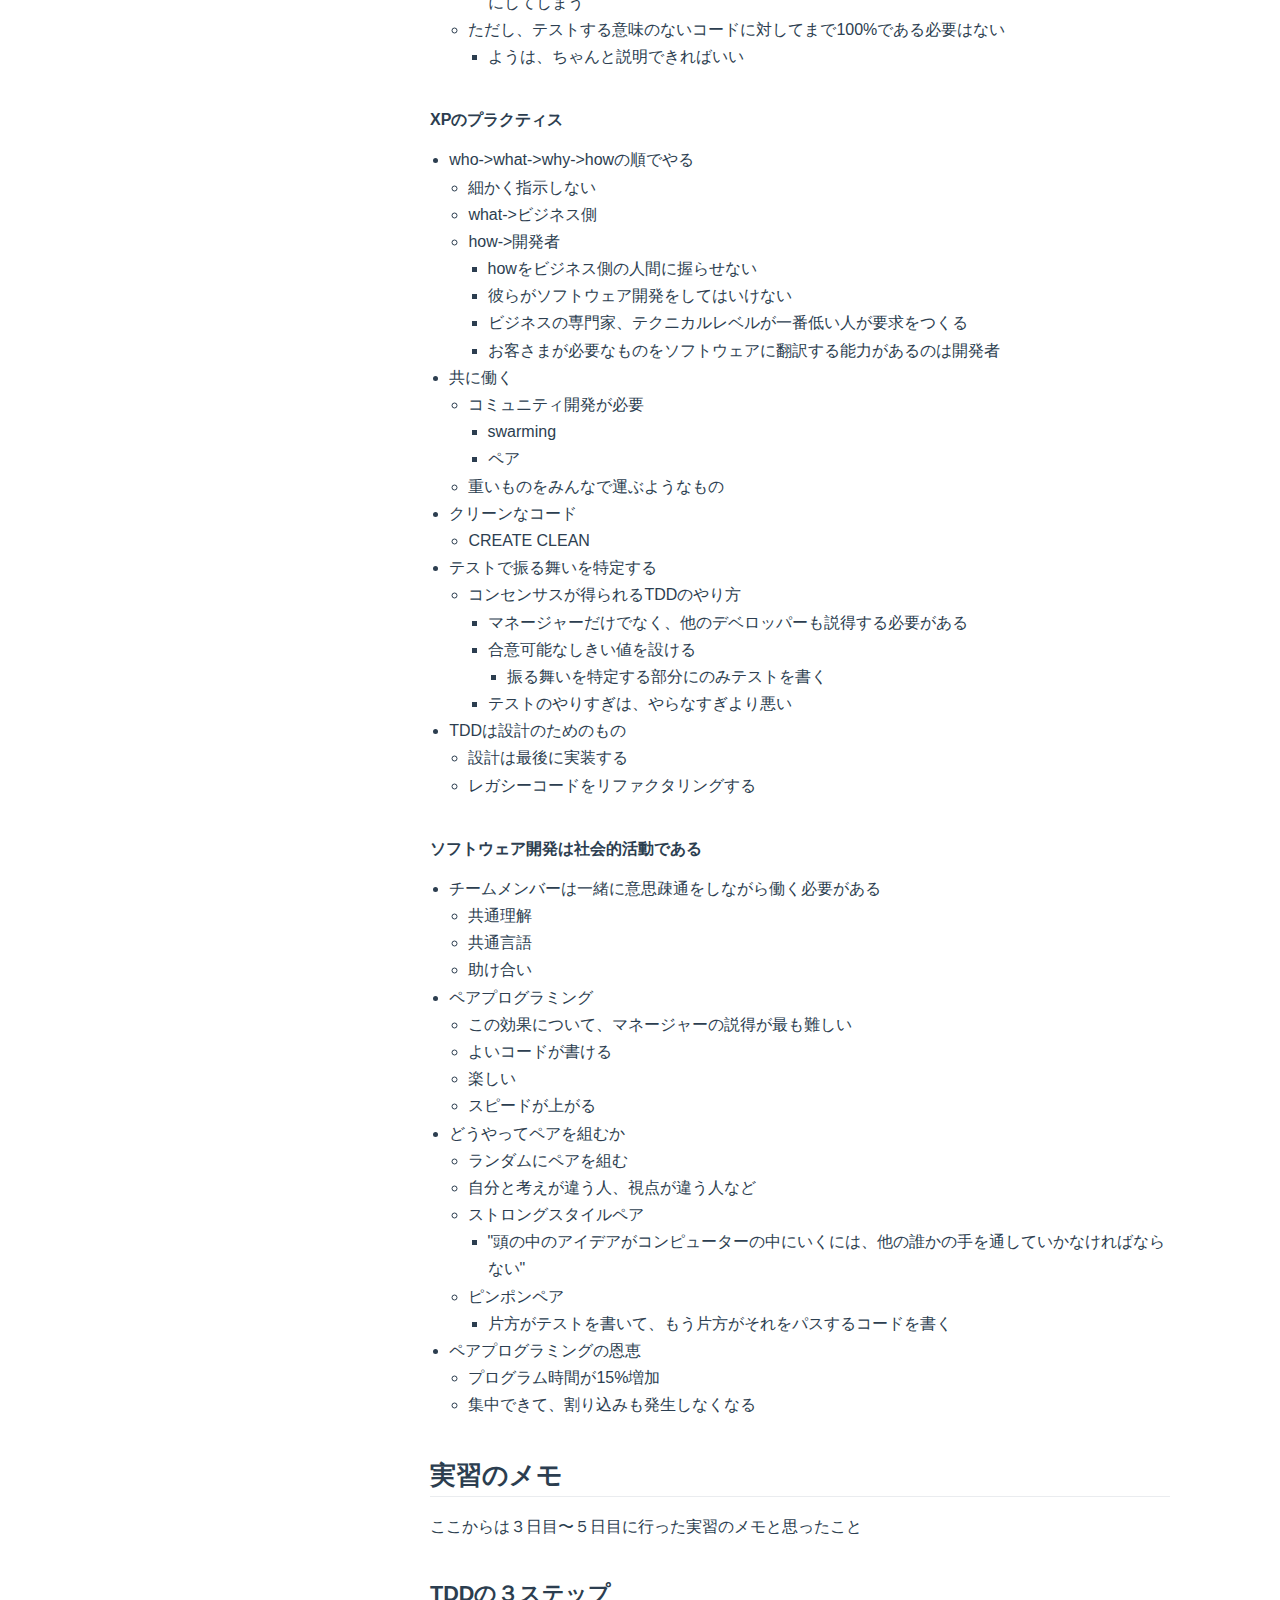
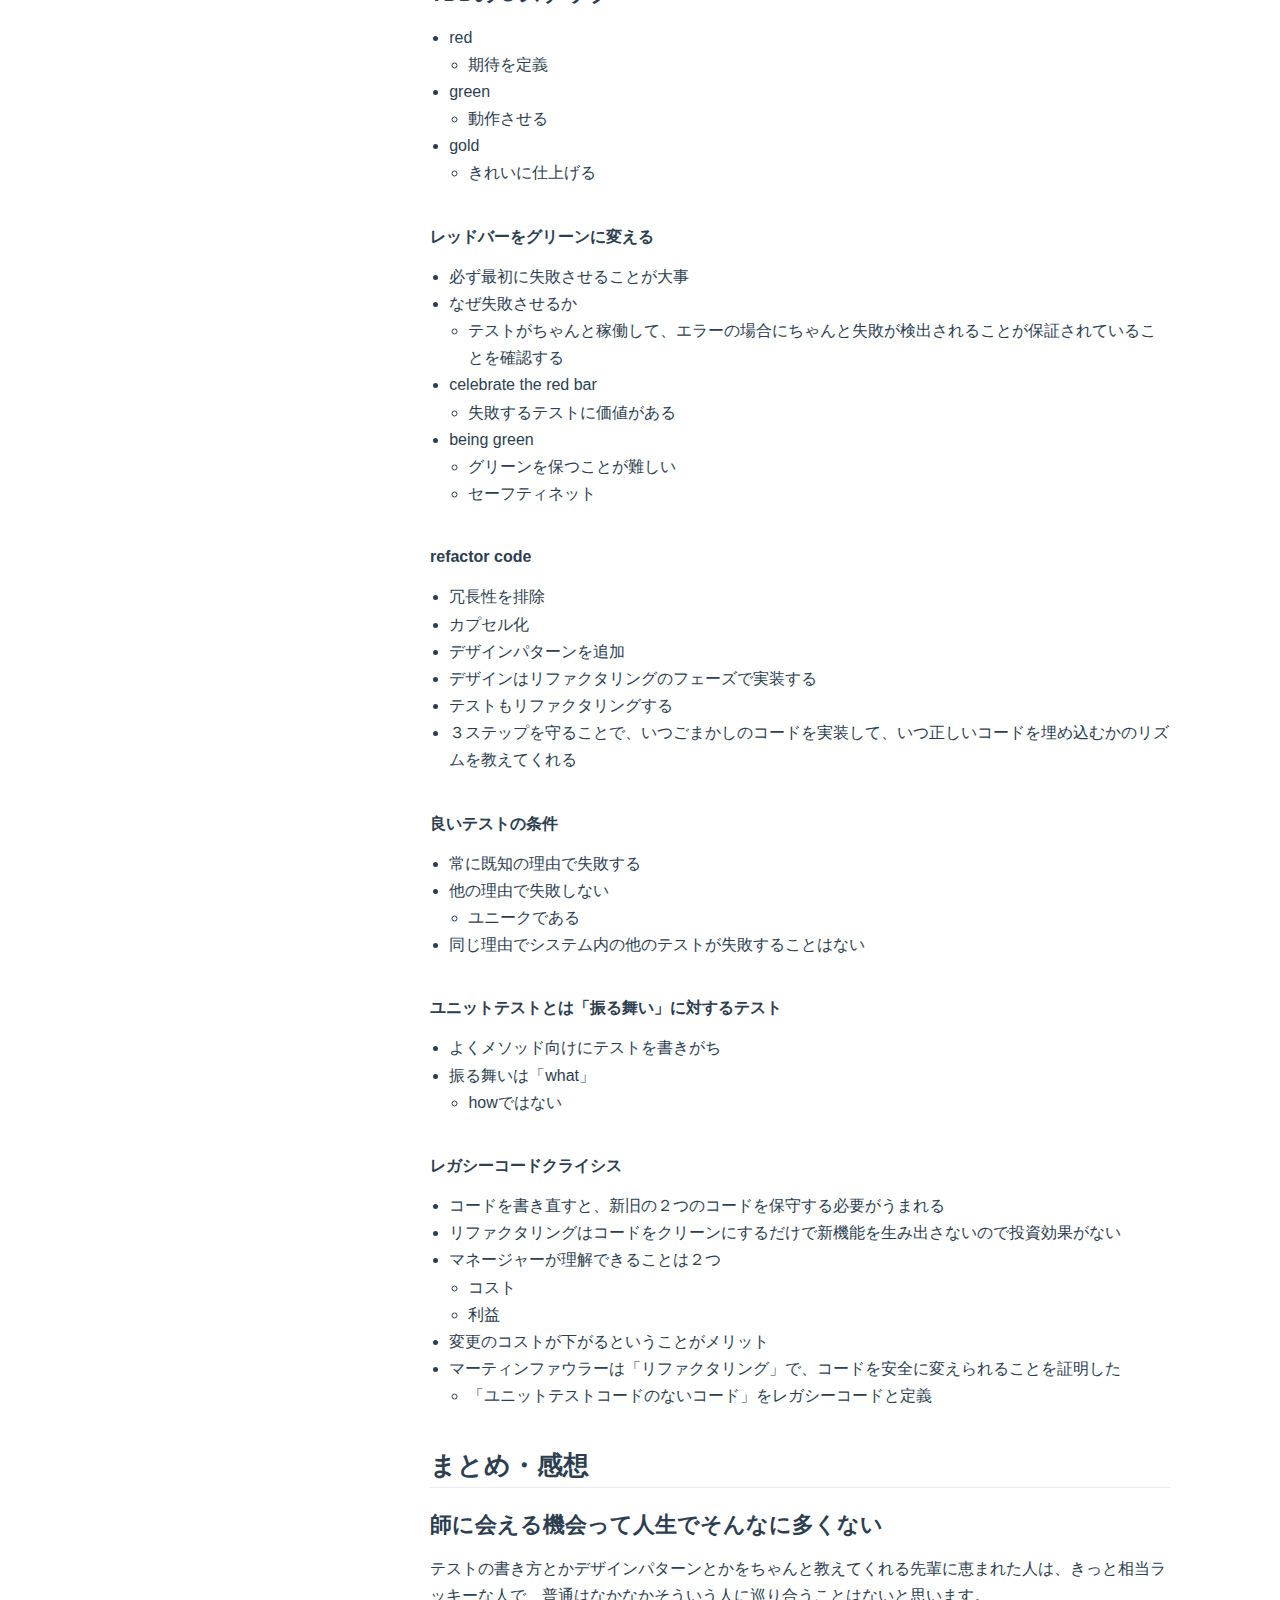
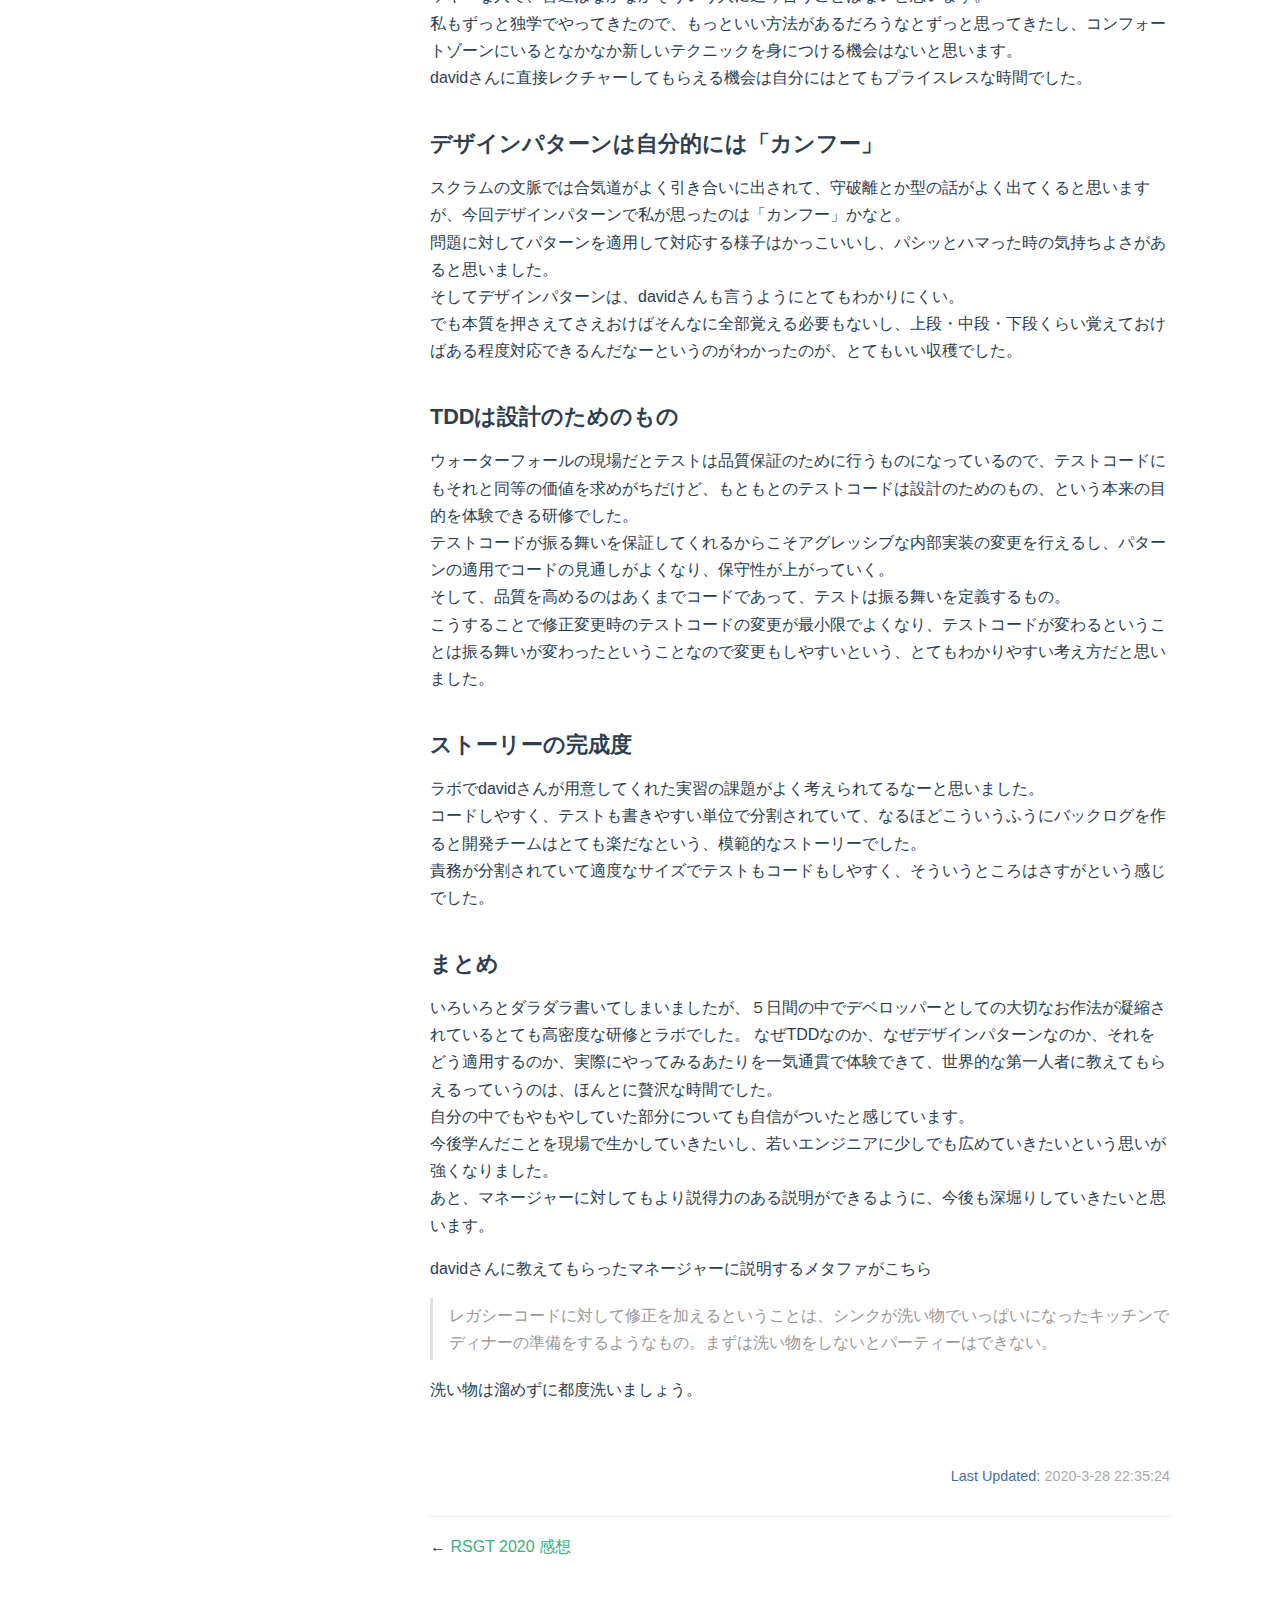
<file: blog/20200327.html>
<!DOCTYPE html>
<html lang="ja">
  <head>
    <meta charset="utf-8">
    <meta name="viewport" content="width=device-width,initial-scale=1">
    <title>認定スクラムデベロッパー研修（CSD） | KOALABORATORY</title>
    <meta name="description" content="認定スクラムデベロッパー研修（CSD）に参加してきました">
    <link rel="icon" type="image/png" href="/favicon.png">
    <meta name="og:title" content="認定スクラムデベロッパー研修（CSD）"><meta name="og:description" content="認定スクラムデベロッパー研修（CSD）に参加してきました。">
    <link rel="preload" href="/assets/css/0.styles.04d72812.css" as="style"><link rel="preload" href="/assets/js/app.c00f5c59.js" as="script"><link rel="preload" href="/assets/js/2.7a096feb.js" as="script"><link rel="preload" href="/assets/js/11.eb98c209.js" as="script"><link rel="prefetch" href="/assets/js/10.08b44fdb.js"><link rel="prefetch" href="/assets/js/12.4ffbcab9.js"><link rel="prefetch" href="/assets/js/13.19a4ae22.js"><link rel="prefetch" href="/assets/js/14.1b2a1152.js"><link rel="prefetch" href="/assets/js/3.96e68d66.js"><link rel="prefetch" href="/assets/js/4.2b46c93b.js"><link rel="prefetch" href="/assets/js/5.3ea60ffa.js"><link rel="prefetch" href="/assets/js/6.c97d9a42.js"><link rel="prefetch" href="/assets/js/7.6c1398b5.js"><link rel="prefetch" href="/assets/js/8.5b266e0e.js"><link rel="prefetch" href="/assets/js/9.4b40a8be.js">
    <link rel="stylesheet" href="/assets/css/0.styles.04d72812.css">
  </head>
  <body>
    <div id="app" data-server-rendered="true"><div class="theme-container"><header class="navbar"><div class="sidebar-button"><svg xmlns="http://www.w3.org/2000/svg" aria-hidden="true" role="img" viewBox="0 0 448 512" class="icon"><path fill="currentColor" d="M436 124H12c-6.627 0-12-5.373-12-12V80c0-6.627 5.373-12 12-12h424c6.627 0 12 5.373 12 12v32c0 6.627-5.373 12-12 12zm0 160H12c-6.627 0-12-5.373-12-12v-32c0-6.627 5.373-12 12-12h424c6.627 0 12 5.373 12 12v32c0 6.627-5.373 12-12 12zm0 160H12c-6.627 0-12-5.373-12-12v-32c0-6.627 5.373-12 12-12h424c6.627 0 12 5.373 12 12v32c0 6.627-5.373 12-12 12z"></path></svg></div> <a href="/" class="home-link router-link-active"><!----> <span class="site-name">KOALABORATORY</span></a> <div class="links"><div class="search-box"><input aria-label="Search" autocomplete="off" spellcheck="false" value=""> <!----></div> <nav class="nav-links can-hide"><div class="nav-item"><a href="/" class="nav-link">Home</a></div><div class="nav-item"><div class="dropdown-wrapper"><a class="dropdown-title"><span class="title">About Me</span> <span class="arrow right"></span></a> <ul class="nav-dropdown" style="display:none;"><li class="dropdown-item"><!----> <a href="/about.html" class="nav-link">About</a></li><li class="dropdown-item"><!----> <a href="/experience.html" class="nav-link">Experience</a></li></ul></div></div><div class="nav-item"><a href="/blog/" class="nav-link router-link-active">Blog</a></div><div class="nav-item"><div class="dropdown-wrapper"><a class="dropdown-title"><span class="title">More</span> <span class="arrow right"></span></a> <ul class="nav-dropdown" style="display:none;"><li class="dropdown-item"><!----> <a href="https://twitter.com/7310chain" target="_blank" rel="noopener noreferrer" class="nav-link external">
  Twitter
  <svg xmlns="http://www.w3.org/2000/svg" aria-hidden="true" x="0px" y="0px" viewBox="0 0 100 100" width="15" height="15" class="icon outbound"><path fill="currentColor" d="M18.8,85.1h56l0,0c2.2,0,4-1.8,4-4v-32h-8v28h-48v-48h28v-8h-32l0,0c-2.2,0-4,1.8-4,4v56C14.8,83.3,16.6,85.1,18.8,85.1z"></path> <polygon fill="currentColor" points="45.7,48.7 51.3,54.3 77.2,28.5 77.2,37.2 85.2,37.2 85.2,14.9 62.8,14.9 62.8,22.9 71.5,22.9"></polygon></svg></a></li><li class="dropdown-item"><!----> <a href="https://www.facebook.com/kamitokusariy" target="_blank" rel="noopener noreferrer" class="nav-link external">
  Facebook
  <svg xmlns="http://www.w3.org/2000/svg" aria-hidden="true" x="0px" y="0px" viewBox="0 0 100 100" width="15" height="15" class="icon outbound"><path fill="currentColor" d="M18.8,85.1h56l0,0c2.2,0,4-1.8,4-4v-32h-8v28h-48v-48h28v-8h-32l0,0c-2.2,0-4,1.8-4,4v56C14.8,83.3,16.6,85.1,18.8,85.1z"></path> <polygon fill="currentColor" points="45.7,48.7 51.3,54.3 77.2,28.5 77.2,37.2 85.2,37.2 85.2,14.9 62.8,14.9 62.8,22.9 71.5,22.9"></polygon></svg></a></li><li class="dropdown-item"><!----> <a href="https://github.com/YasKamito" target="_blank" rel="noopener noreferrer" class="nav-link external">
  GitHub
  <svg xmlns="http://www.w3.org/2000/svg" aria-hidden="true" x="0px" y="0px" viewBox="0 0 100 100" width="15" height="15" class="icon outbound"><path fill="currentColor" d="M18.8,85.1h56l0,0c2.2,0,4-1.8,4-4v-32h-8v28h-48v-48h28v-8h-32l0,0c-2.2,0-4,1.8-4,4v56C14.8,83.3,16.6,85.1,18.8,85.1z"></path> <polygon fill="currentColor" points="45.7,48.7 51.3,54.3 77.2,28.5 77.2,37.2 85.2,37.2 85.2,14.9 62.8,14.9 62.8,22.9 71.5,22.9"></polygon></svg></a></li></ul></div></div> <!----></nav></div></header> <div class="sidebar-mask"></div> <aside class="sidebar"><nav class="nav-links"><div class="nav-item"><a href="/" class="nav-link">Home</a></div><div class="nav-item"><div class="dropdown-wrapper"><a class="dropdown-title"><span class="title">About Me</span> <span class="arrow right"></span></a> <ul class="nav-dropdown" style="display:none;"><li class="dropdown-item"><!----> <a href="/about.html" class="nav-link">About</a></li><li class="dropdown-item"><!----> <a href="/experience.html" class="nav-link">Experience</a></li></ul></div></div><div class="nav-item"><a href="/blog/" class="nav-link router-link-active">Blog</a></div><div class="nav-item"><div class="dropdown-wrapper"><a class="dropdown-title"><span class="title">More</span> <span class="arrow right"></span></a> <ul class="nav-dropdown" style="display:none;"><li class="dropdown-item"><!----> <a href="https://twitter.com/7310chain" target="_blank" rel="noopener noreferrer" class="nav-link external">
  Twitter
  <svg xmlns="http://www.w3.org/2000/svg" aria-hidden="true" x="0px" y="0px" viewBox="0 0 100 100" width="15" height="15" class="icon outbound"><path fill="currentColor" d="M18.8,85.1h56l0,0c2.2,0,4-1.8,4-4v-32h-8v28h-48v-48h28v-8h-32l0,0c-2.2,0-4,1.8-4,4v56C14.8,83.3,16.6,85.1,18.8,85.1z"></path> <polygon fill="currentColor" points="45.7,48.7 51.3,54.3 77.2,28.5 77.2,37.2 85.2,37.2 85.2,14.9 62.8,14.9 62.8,22.9 71.5,22.9"></polygon></svg></a></li><li class="dropdown-item"><!----> <a href="https://www.facebook.com/kamitokusariy" target="_blank" rel="noopener noreferrer" class="nav-link external">
  Facebook
  <svg xmlns="http://www.w3.org/2000/svg" aria-hidden="true" x="0px" y="0px" viewBox="0 0 100 100" width="15" height="15" class="icon outbound"><path fill="currentColor" d="M18.8,85.1h56l0,0c2.2,0,4-1.8,4-4v-32h-8v28h-48v-48h28v-8h-32l0,0c-2.2,0-4,1.8-4,4v56C14.8,83.3,16.6,85.1,18.8,85.1z"></path> <polygon fill="currentColor" points="45.7,48.7 51.3,54.3 77.2,28.5 77.2,37.2 85.2,37.2 85.2,14.9 62.8,14.9 62.8,22.9 71.5,22.9"></polygon></svg></a></li><li class="dropdown-item"><!----> <a href="https://github.com/YasKamito" target="_blank" rel="noopener noreferrer" class="nav-link external">
  GitHub
  <svg xmlns="http://www.w3.org/2000/svg" aria-hidden="true" x="0px" y="0px" viewBox="0 0 100 100" width="15" height="15" class="icon outbound"><path fill="currentColor" d="M18.8,85.1h56l0,0c2.2,0,4-1.8,4-4v-32h-8v28h-48v-48h28v-8h-32l0,0c-2.2,0-4,1.8-4,4v56C14.8,83.3,16.6,85.1,18.8,85.1z"></path> <polygon fill="currentColor" points="45.7,48.7 51.3,54.3 77.2,28.5 77.2,37.2 85.2,37.2 85.2,14.9 62.8,14.9 62.8,22.9 71.5,22.9"></polygon></svg></a></li></ul></div></div> <!----></nav>  <ul class="sidebar-links"><li><a href="/blog/" class="sidebar-link">このブログについて</a></li><li><a href="/blog/20190114.html" class="sidebar-link">RSGT 2019 感想</a></li><li><a href="/blog/20190619.html" class="sidebar-link">TDDBC Sapporo 感想</a></li><li><a href="/blog/20191026.html" class="sidebar-link">『ザッソウ 結果を出すチームの習慣』ABD</a></li><li><a href="/blog/20200114.html" class="sidebar-link">RSGT 2020 感想</a></li><li><a href="/blog/20200327.html" class="active sidebar-link">認定スクラムデベロッパー研修（CSD）</a><ul class="sidebar-sub-headers"><li class="sidebar-sub-header"><a href="/blog/20200327.html#参加までの思い" class="sidebar-link">参加までの思い</a></li><li class="sidebar-sub-header"><a href="/blog/20200327.html#研修メモ" class="sidebar-link">研修メモ</a></li><li class="sidebar-sub-header"><a href="/blog/20200327.html#実習のメモ" class="sidebar-link">実習のメモ</a></li><li class="sidebar-sub-header"><a href="/blog/20200327.html#まとめ・感想" class="sidebar-link">まとめ・感想</a></li></ul></li></ul> </aside> <main class="page"> <div class="theme-default-content content__default"><h1 id="認定スクラムデベロッパー研修（csd）に参加してきました。"><a href="#認定スクラムデベロッパー研修（csd）に参加してきました。" aria-hidden="true" class="header-anchor">#</a> 認定スクラムデベロッパー研修（CSD）に参加してきました。</h1> <p>2020/3/2~6に開催された、<a href="https://www.jp.agilergo.com/csd-bernstein-202003" target="_blank" rel="noopener noreferrer">アギレルゴコンサルティングさん主催『認定スクラムデベロッパー研修（CSD）』<svg xmlns="http://www.w3.org/2000/svg" aria-hidden="true" x="0px" y="0px" viewBox="0 0 100 100" width="15" height="15" class="icon outbound"><path fill="currentColor" d="M18.8,85.1h56l0,0c2.2,0,4-1.8,4-4v-32h-8v28h-48v-48h28v-8h-32l0,0c-2.2,0-4,1.8-4,4v56C14.8,83.3,16.6,85.1,18.8,85.1z"></path> <polygon fill="currentColor" points="45.7,48.7 51.3,54.3 77.2,28.5 77.2,37.2 85.2,37.2 85.2,14.9 62.8,14.9 62.8,22.9 71.5,22.9"></polygon></svg></a>に参加してきました。<br>
業務多忙の中、またコロナウィルス関連でいろいろな混乱の中で、参加を快諾していただいたプロジェクトメンバーと、家族に感謝です。
（追記：あと当然ですが、こんな状況の中で来日していただき、講師を努めてくれたデビット・バーンスタインさん、開催＆会場提供していただいたアギレルゴコンサルティングさんにも感謝です！！書き忘れてた・・）</p> <p>認定スクラムマスター研修（CSM）を2019年04月に受講していたので、自分にとっては２つ目の認定研修でした。
ちょっと研修から日程が経過してしまいましたが、改めて思い出しながらアウトプットしていきたいと思います。</p> <h2 id="参加までの思い"><a href="#参加までの思い" aria-hidden="true" class="header-anchor">#</a> 参加までの思い</h2> <p>アジャイルにはスクラムのようなプロセスのフレームワークと、XP/TDDのようなテクニカルなプラクティスがあって、CSD研修はこのうちの後者のテクニカルな部分を５日間どっぷり学ぶ研修ということで、参加前からとても楽しみにしていました。</p> <p>アジャイル開発というと、とかくスプリントやリリースサイクルのほうに話が向かいがちで、技術の部分が置き去りになってしまう傾向にあるような気がしていました。<br>
スクラムをしっかり実践するのは重要ですが、それはテスト駆動開発やXPをしっかり実践することが前提となっていて、その上にでないと成立しないだろうという考えがずっと自分の中にありました。</p> <p>動作可能なインクリメントを追加し続けて、変更前のプロダクトに影響がないことを確認するには、テストコードとCI環境が不可欠で、それがないとイテレーションが進むたびにリグレッションテストの工数が膨張するし、問題発生時の影響調査もどんどん複雑化します。<br>
自分としては、テクニカルな部分がアジャイルを実践する上で基礎にあたる部分だと思ってます。<br>
しかし、スクラムガイドにはテストコードを書けとは書いていないし、その部分について語られる機会も少ないように思います。</p> <p>実際、テストコードの効果を感じたことのない人にテストコードの価値を説明するのは想像以上に大変です。非エンジニアのマネージャーとかだともっと大変です。<br>
テストコードはあればあったに越したことはない、でも書きすぎるとテストコードのメンテナンスコストも上がるから微妙、といった意見もよく聞きます。<br>
テストコードは早起きみたいなものだという例えはとても的を射た表現だと思います。<br>
そういう意見のある中でテストコードを推進しつづけるというのはなかなか消耗するし、自分の思いをうまく言語化できないことにも無力感を感じていました。</p> <p>テストコードのメリットを受け続けながら、greenなコードをメンテしつづけるにはどうしたらいいのか。<br>
テストコードを書きたがらないチームメンバーにどう説得するのか。<br>
テストコードのためのコストをマネージャにどう説明するのか。<br>
こういうことを人に説明するには、まず自分がもっと体系立ててロジカルに理解する必要がある、という思いがありました。</p> <p>前フリがだいぶ長くなってしまいましたが、研修参加前の自分の心境はこんな感じでした。</p> <h2 id="研修メモ"><a href="#研修メモ" aria-hidden="true" class="header-anchor">#</a> 研修メモ</h2> <p>ここからは研修時の主に講義の部分のメモです。</p> <h3 id="保守可能なコードをどう書くか"><a href="#保守可能なコードをどう書くか" aria-hidden="true" class="header-anchor">#</a> 保守可能なコードをどう書くか</h3> <ul><li>技術的負債のないコードとはどういうものか</li> <li>他のだれかが保守できるようにするとはどういうことか</li> <li>それは、ソフトウェアを未来に渡って価値のあるものにするということ</li> <li>ふつうに動作するプログラムを書くだけなら誰でもできる
<ul><li>他の人が理解できる美しい書き方をするというのはとても難しい</li> <li>ほとんどの人はそれがあまりできていない</li> <li>でもそれは創造的で面白いこと</li></ul></li> <li>リファクタリングについて
<ul><li>自分が美しいコードを書いたと思っても、何がうまくいっているのか、正しく行われているか。
<ul><li>リファクタリングのゴールが見えない問題</li> <li>そのリファクタリングは他の人にとっても、うまくいっていると言えるのか</li> <li>じゃあどうリファクタリングすればいいのか</li></ul></li></ul></li> <li>その一つの答えが、デザインパターンを使うこと</li></ul> <h3 id="ユーザーストーリー"><a href="#ユーザーストーリー" aria-hidden="true" class="header-anchor">#</a> ユーザーストーリー</h3> <ul><li>ユーザーストーリーを作成し、それをさらに分割して下に伸ばしていく</li> <li>ストーリーをどうやって分割するか
<ul><li>サイズを小さくする</li> <li>INVEST</li> <li>ストーリー間の依存関係を排除する</li> <li>ストーリーに詳細は入れない。あとでいい。</li></ul></li> <li>ユーザーストーリーとは、、
<ul><li>話し合うことを「約束」すること</li> <li>ユースケースとは違う</li> <li>要件とも違う</li></ul></li> <li>複合型のストーリー
<ul><li>分解してシンプルにすべき</li></ul></li> <li>複雑なストーリー
<ul><li>未知の要素があるから複雑になる</li> <li>知っていることとわからないことを分離する</li> <li>未知のところに対してイテレーションする</li> <li>知っていることが増えるほど、複雑でなくなる</li></ul></li> <li>良いストーリーはテストしやすく、コーディングしやすい</li></ul> <h3 id="デザインパターン"><a href="#デザインパターン" aria-hidden="true" class="header-anchor">#</a> デザインパターン</h3> <h4 id="デザインパターンとは"><a href="#デザインパターンとは" aria-hidden="true" class="header-anchor">#</a> デザインパターンとは</h4> <ul><li>抽象化によって世界をシンプルにして理解しやすくするための方法</li> <li>デザインパターンは本質を理解することが大事
<ul><li>本質さえ理解してしまえば暗記する必要はない</li> <li>もしかしたら既に使っているかもしれないし、まだ名前のないものもあるかもしれない</li></ul></li></ul> <h4 id="継承よりも集約"><a href="#継承よりも集約" aria-hidden="true" class="header-anchor">#</a> 継承よりも集約</h4> <ul><li>伝統的に継承を使いすぎてしまっている
<ul><li>なぜ継承を多用してしまったか？
<ul><li>歴史が浅かったため、継承による弊害が見えていなかった</li></ul></li></ul></li> <li>実際に使わないメソッドまで作ってしまう（getterやsetterはcode smell）</li></ul> <h4 id="デザインの第一原理"><a href="#デザインの第一原理" aria-hidden="true" class="header-anchor">#</a> デザインの第一原理</h4> <ul><li>オープンクローズドの原則
<ul><li>拡張のために開かれていて、変更には閉じられている
<ul><li>できれば、何も既存のコードを変えずに、新しい機能を追加する</li></ul></li></ul></li> <li>単一責任の原則
<ul><li>変更する理由が一つ
<ul><li>変更を加えるために必要な変更は一箇所になる</li></ul></li></ul></li> <li>依存関係逆転の原則
<ul><li>呼び出し側が何を欲しがるのか</li> <li>APIが呼び出し側に合わせるほうがかんたん</li></ul></li></ul> <h4 id="パターンとは知恵"><a href="#パターンとは知恵" aria-hidden="true" class="header-anchor">#</a> パターンとは知恵</h4> <ul><li>アイデアが詰まっているが、理解しにくい
<ul><li>３D立体視のようなもので、普通に見てもなかなか見えないが、コツがわかればある日突然浮かび上がってみえるようになる</li></ul></li> <li>再利用できるソリューション
<ul><li>問題の中にパターンを見つける</li></ul></li> <li>デザインパターンを学ぶことでオブジェクト指向をより深く理解できる</li> <li>パターンは高品質なコミュニケーションツールとして使うことができる
<ul><li>概念化</li> <li>説明のしやすさ</li> <li>コーディングのしやすさ</li> <li>デザインを他者に伝達のしやすさ</li></ul></li></ul> <h4 id="パターンをうまく利用するためのいくつかのフォース"><a href="#パターンをうまく利用するためのいくつかのフォース" aria-hidden="true" class="header-anchor">#</a> パターンをうまく利用するためのいくつかのフォース</h4> <ul><li>「文脈」的なフォース
<ul><li>いつ、どんな状態のときにそのパターンが発生するか
<ul><li>メタファを用いる</li> <li>使い分けが必要
<ul><li>拡張性が必要ならストラテジーが使えるが、そうでないならコストの無駄</li></ul></li></ul></li></ul></li> <li>「実施」のためのフォース
<ul><li>問題解決のために仕様するパターンの種類
<ul><li>パターンの適用のしかたは一つではない</li></ul></li></ul></li> <li>「帰結」のフォース
<ul><li>パターンを適用した後の結果の良し悪し
<ul><li>何をカプセル化することで、どれくらい保守性が向上するか
<ul><li>パターンを適用したらテストができるようになった、など</li></ul></li></ul></li></ul></li> <li>そして一番重要なフォースは「意図 - intent」
<ul><li>「意図」を通してパターンを眺めることで、より深く理解できる</li></ul></li></ul> <h3 id="xp"><a href="#xp" aria-hidden="true" class="header-anchor">#</a> XP</h3> <h4 id="アジャイルをエンジニアに取り戻せ"><a href="#アジャイルをエンジニアに取り戻せ" aria-hidden="true" class="header-anchor">#</a> アジャイルをエンジニアに取り戻せ</h4> <ul><li>アジャイルマニュフェストは１７人エンジニアが作った
<ul><li>１７人は全員エンジニア</li> <li>継続的デリバリーやテスト駆動開発といった「技術的な卓越」がなければアジャイルはできない</li> <li>クリーンなコードを書く習慣が重要</li></ul></li> <li>いつしかアジャイルはマネジメントに利用され、認定マシンと化してしまった</li></ul> <h4 id="tddメリット"><a href="#tddメリット" aria-hidden="true" class="header-anchor">#</a> TDDメリット</h4> <ul><li>デザインの原則</li> <li>関心事の分離</li> <li>タスク分割</li> <li>回帰テスト</li></ul> <h4 id="tddの失敗"><a href="#tddの失敗" aria-hidden="true" class="header-anchor">#</a> TDDの失敗</h4> <ul><li>TDD is dead?</li> <li>テストのリファクタリングに時間がかかる
<ul><li>テストもコードなので、製品コードと同様に品質をもとめるべき</li></ul></li> <li>コードカバレッジに意味のある数字は100%
<ul><li>単純なgetterもsetterも中に入っている</li> <li>80%にするとどうなるか？
<ul><li>カバレッジを保つために単純なメソッドテストコードを集中して、複雑で重要な部分を後回しにしてしまう</li></ul></li> <li>ただし、テストする意味のないコードに対してまで100%である必要はない
<ul><li>ようは、ちゃんと説明できればいい</li></ul></li></ul></li></ul> <h4 id="xpのプラクティス"><a href="#xpのプラクティス" aria-hidden="true" class="header-anchor">#</a> XPのプラクティス</h4> <ul><li>who-&gt;what-&gt;why-&gt;howの順でやる
<ul><li>細かく指示しない</li> <li>what-&gt;ビジネス側</li> <li>how-&gt;開発者
<ul><li>howをビジネス側の人間に握らせない</li> <li>彼らがソフトウェア開発をしてはいけない</li> <li>ビジネスの専門家、テクニカルレベルが一番低い人が要求をつくる</li> <li>お客さまが必要なものをソフトウェアに翻訳する能力があるのは開発者</li></ul></li></ul></li> <li>共に働く
<ul><li>コミュニティ開発が必要
<ul><li>swarming</li> <li>ペア</li></ul></li> <li>重いものをみんなで運ぶようなもの</li></ul></li> <li>クリーンなコード
<ul><li>CREATE CLEAN</li></ul></li> <li>テストで振る舞いを特定する
<ul><li>コンセンサスが得られるTDDのやり方
<ul><li>マネージャーだけでなく、他のデベロッパーも説得する必要がある</li> <li>合意可能なしきい値を設ける
<ul><li>振る舞いを特定する部分にのみテストを書く</li></ul></li> <li>テストのやりすぎは、やらなすぎより悪い</li></ul></li></ul></li> <li>TDDは設計のためのもの
<ul><li>設計は最後に実装する</li> <li>レガシーコードをリファクタリングする</li></ul></li></ul> <h4 id="ソフトウェア開発は社会的活動である"><a href="#ソフトウェア開発は社会的活動である" aria-hidden="true" class="header-anchor">#</a> ソフトウェア開発は社会的活動である</h4> <ul><li>チームメンバーは一緒に意思疎通をしながら働く必要がある
<ul><li>共通理解</li> <li>共通言語</li> <li>助け合い</li></ul></li> <li>ペアプログラミング
<ul><li>この効果について、マネージャーの説得が最も難しい</li> <li>よいコードが書ける</li> <li>楽しい</li> <li>スピードが上がる</li></ul></li> <li>どうやってペアを組むか
<ul><li>ランダムにペアを組む</li> <li>自分と考えが違う人、視点が違う人など</li> <li>ストロングスタイルペア
<ul><li>&quot;頭の中のアイデアがコンピューターの中にいくには、他の誰かの手を通していかなければならない&quot;</li></ul></li> <li>ピンポンペア
<ul><li>片方がテストを書いて、もう片方がそれをパスするコードを書く</li></ul></li></ul></li> <li>ペアプログラミングの恩恵
<ul><li>プログラム時間が15%増加</li> <li>集中できて、割り込みも発生しなくなる</li></ul></li></ul> <h2 id="実習のメモ"><a href="#実習のメモ" aria-hidden="true" class="header-anchor">#</a> 実習のメモ</h2> <p>ここからは３日目〜５日目に行った実習のメモと思ったこと</p> <h3 id="tddの３ステップ"><a href="#tddの３ステップ" aria-hidden="true" class="header-anchor">#</a> TDDの３ステップ</h3> <ul><li>red
<ul><li>期待を定義</li></ul></li> <li>green
<ul><li>動作させる</li></ul></li> <li>gold
<ul><li>きれいに仕上げる</li></ul></li></ul> <h4 id="レッドバーをグリーンに変える"><a href="#レッドバーをグリーンに変える" aria-hidden="true" class="header-anchor">#</a> レッドバーをグリーンに変える</h4> <ul><li>必ず最初に失敗させることが大事</li> <li>なぜ失敗させるか
<ul><li>テストがちゃんと稼働して、エラーの場合にちゃんと失敗が検出されることが保証されていることを確認する</li></ul></li> <li>celebrate the red bar
<ul><li>失敗するテストに価値がある</li></ul></li> <li>being green
<ul><li>グリーンを保つことが難しい</li> <li>セーフティネット</li></ul></li></ul> <h4 id="refactor-code"><a href="#refactor-code" aria-hidden="true" class="header-anchor">#</a> refactor code</h4> <ul><li>冗長性を排除</li> <li>カプセル化</li> <li>デザインパターンを追加</li> <li>デザインはリファクタリングのフェーズで実装する</li> <li>テストもリファクタリングする</li> <li>３ステップを守ることで、いつごまかしのコードを実装して、いつ正しいコードを埋め込むかのリズムを教えてくれる</li></ul> <h4 id="良いテストの条件"><a href="#良いテストの条件" aria-hidden="true" class="header-anchor">#</a> 良いテストの条件</h4> <ul><li>常に既知の理由で失敗する</li> <li>他の理由で失敗しない
<ul><li>ユニークである</li></ul></li> <li>同じ理由でシステム内の他のテストが失敗することはない</li></ul> <h4 id="ユニットテストとは「振る舞い」に対するテスト"><a href="#ユニットテストとは「振る舞い」に対するテスト" aria-hidden="true" class="header-anchor">#</a> ユニットテストとは「振る舞い」に対するテスト</h4> <ul><li>よくメソッド向けにテストを書きがち</li> <li>振る舞いは「what」
<ul><li>howではない</li></ul></li></ul> <h4 id="レガシーコードクライシス"><a href="#レガシーコードクライシス" aria-hidden="true" class="header-anchor">#</a> レガシーコードクライシス</h4> <ul><li>コードを書き直すと、新旧の２つのコードを保守する必要がうまれる</li> <li>リファクタリングはコードをクリーンにするだけで新機能を生み出さないので投資効果がない</li> <li>マネージャーが理解できることは２つ
<ul><li>コスト</li> <li>利益</li></ul></li> <li>変更のコストが下がるということがメリット</li> <li>マーティンファウラーは「リファクタリング」で、コードを安全に変えられることを証明した
<ul><li>「ユニットテストコードのないコード」をレガシーコードと定義</li></ul></li></ul> <h2 id="まとめ・感想"><a href="#まとめ・感想" aria-hidden="true" class="header-anchor">#</a> まとめ・感想</h2> <h3 id="師に会える機会って人生でそんなに多くない"><a href="#師に会える機会って人生でそんなに多くない" aria-hidden="true" class="header-anchor">#</a> 師に会える機会って人生でそんなに多くない</h3> <p>テストの書き方とかデザインパターンとかをちゃんと教えてくれる先輩に恵まれた人は、きっと相当ラッキーな人で、普通はなかなかそういう人に巡り合うことはないと思います。<br>
私もずっと独学でやってきたので、もっといい方法があるだろうなとずっと思ってきたし、コンフォートゾーンにいるとなかなか新しいテクニックを身につける機会はないと思います。<br>
davidさんに直接レクチャーしてもらえる機会は自分にはとてもプライスレスな時間でした。</p> <h3 id="デザインパターンは自分的には「カンフー」"><a href="#デザインパターンは自分的には「カンフー」" aria-hidden="true" class="header-anchor">#</a> デザインパターンは自分的には「カンフー」</h3> <p>スクラムの文脈では合気道がよく引き合いに出されて、守破離とか型の話がよく出てくると思いますが、今回デザインパターンで私が思ったのは「カンフー」かなと。<br>
問題に対してパターンを適用して対応する様子はかっこいいし、パシッとハマった時の気持ちよさがあると思いました。<br>
そしてデザインパターンは、davidさんも言うようにとてもわかりにくい。<br>
でも本質を押さえてさえおけばそんなに全部覚える必要もないし、上段・中段・下段くらい覚えておけばある程度対応できるんだなーというのがわかったのが、とてもいい収穫でした。</p> <h3 id="tddは設計のためのもの"><a href="#tddは設計のためのもの" aria-hidden="true" class="header-anchor">#</a> TDDは設計のためのもの</h3> <p>ウォーターフォールの現場だとテストは品質保証のために行うものになっているので、テストコードにもそれと同等の価値を求めがちだけど、もともとのテストコードは設計のためのもの、という本来の目的を体験できる研修でした。<br>
テストコードが振る舞いを保証してくれるからこそアグレッシブな内部実装の変更を行えるし、パターンの適用でコードの見通しがよくなり、保守性が上がっていく。<br>
そして、品質を高めるのはあくまでコードであって、テストは振る舞いを定義するもの。<br>
こうすることで修正変更時のテストコードの変更が最小限でよくなり、テストコードが変わるということは振る舞いが変わったということなので変更もしやすいという、とてもわかりやすい考え方だと思いました。</p> <h3 id="ストーリーの完成度"><a href="#ストーリーの完成度" aria-hidden="true" class="header-anchor">#</a> ストーリーの完成度</h3> <p>ラボでdavidさんが用意してくれた実習の課題がよく考えられてるなーと思いました。<br>
コードしやすく、テストも書きやすい単位で分割されていて、なるほどこういうふうにバックログを作ると開発チームはとても楽だなという、模範的なストーリーでした。<br>
責務が分割されていて適度なサイズでテストもコードもしやすく、そういうところはさすがという感じでした。</p> <h3 id="まとめ"><a href="#まとめ" aria-hidden="true" class="header-anchor">#</a> まとめ</h3> <p>いろいろとダラダラ書いてしまいましたが、５日間の中でデベロッパーとしての大切なお作法が凝縮されているとても高密度な研修とラボでした。
なぜTDDなのか、なぜデザインパターンなのか、それをどう適用するのか、実際にやってみるあたりを一気通貫で体験できて、世界的な第一人者に教えてもらえるっていうのは、ほんとに贅沢な時間でした。<br>
自分の中でもやもやしていた部分についても自信がついたと感じています。<br>
今後学んだことを現場で生かしていきたいし、若いエンジニアに少しでも広めていきたいという思いが強くなりました。<br>
あと、マネージャーに対してもより説得力のある説明ができるように、今後も深堀りしていきたいと思います。</p> <p>davidさんに教えてもらったマネージャーに説明するメタファがこちら</p> <blockquote><p>レガシーコードに対して修正を加えるということは、シンクが洗い物でいっぱいになったキッチンでディナーの準備をするようなもの。まずは洗い物をしないとパーティーはできない。</p></blockquote> <p>洗い物は溜めずに都度洗いましょう。</p></div> <footer class="page-edit"><!----> <div class="last-updated"><span class="prefix">Last Updated: </span> <span class="time">2020-3-28 22:35:24</span></div></footer> <div class="page-nav"><p class="inner"><span class="prev">
        ←
        <a href="/blog/20200114.html" class="prev">
          RSGT 2020 感想
        </a></span> <!----></p></div> </main></div><div class="global-ui"></div></div>
    <script src="/assets/js/app.c00f5c59.js" defer></script><script src="/assets/js/2.7a096feb.js" defer></script><script src="/assets/js/11.eb98c209.js" defer></script>
  </body>
</html>
</file>
<file: assets/css/0.styles.04d72812.css>
#nprogress{pointer-events:none}#nprogress .bar{background:#3eaf7c;position:fixed;z-index:1031;top:0;left:0;width:100%;height:2px}#nprogress .peg{display:block;position:absolute;right:0;width:100px;height:100%;box-shadow:0 0 10px #3eaf7c,0 0 5px #3eaf7c;opacity:1;-webkit-transform:rotate(3deg) translateY(-4px);transform:rotate(3deg) translateY(-4px)}#nprogress .spinner{display:block;position:fixed;z-index:1031;top:15px;right:15px}#nprogress .spinner-icon{width:18px;height:18px;box-sizing:border-box;border-color:#3eaf7c transparent transparent #3eaf7c;border-style:solid;border-width:2px;border-radius:50%;-webkit-animation:nprogress-spinner .4s linear infinite;animation:nprogress-spinner .4s linear infinite}.nprogress-custom-parent{overflow:hidden;position:relative}.nprogress-custom-parent #nprogress .bar,.nprogress-custom-parent #nprogress .spinner{position:absolute}@-webkit-keyframes nprogress-spinner{0%{-webkit-transform:rotate(0deg);transform:rotate(0deg)}to{-webkit-transform:rotate(1turn);transform:rotate(1turn)}}@keyframes nprogress-spinner{0%{-webkit-transform:rotate(0deg);transform:rotate(0deg)}to{-webkit-transform:rotate(1turn);transform:rotate(1turn)}}.icon.outbound{color:#aaa;display:inline-block;vertical-align:middle;position:relative;top:-1px}.home{padding:3.6rem 2rem 0;max-width:960px;margin:0 auto;display:block}.home .hero{text-align:center}.home .hero img{max-width:100%;max-height:280px;display:block;margin:3rem auto 1.5rem}.home .hero h1{font-size:3rem}.home .hero .action,.home .hero .description,.home .hero h1{margin:1.8rem auto}.home .hero .description{max-width:35rem;font-size:1.6rem;line-height:1.3;color:#6a8bad}.home .hero .action-button{display:inline-block;font-size:1.2rem;color:#fff;background-color:#3eaf7c;padding:.8rem 1.6rem;border-radius:4px;transition:background-color .1s ease;box-sizing:border-box;border-bottom:1px solid #389d70}.home .hero .action-button:hover{background-color:#4abf8a}.home .features{border-top:1px solid #eaecef;padding:1.2rem 0;margin-top:2.5rem;display:-webkit-flex;display:flex;-webkit-flex-wrap:wrap;flex-wrap:wrap;-webkit-align-items:flex-start;align-items:flex-start;-webkit-align-content:stretch;align-content:stretch;-webkit-justify-content:space-between;justify-content:space-between}.home .feature{-webkit-flex-grow:1;flex-grow:1;-webkit-flex-basis:30%;flex-basis:30%;max-width:30%}.home .feature h2{font-size:1.4rem;font-weight:500;border-bottom:none;padding-bottom:0;color:#3a5169}.home .feature p{color:#4e6e8e}.home .footer{padding:2.5rem;border-top:1px solid #eaecef;text-align:center;color:#4e6e8e}@media (max-width:719px){.home .features{-webkit-flex-direction:column;flex-direction:column}.home .feature{max-width:100%;padding:0 2.5rem}}@media (max-width:419px){.home{padding-left:1.5rem;padding-right:1.5rem}.home .hero img{max-height:210px;margin:2rem auto 1.2rem}.home .hero h1{font-size:2rem}.home .hero .action,.home .hero .description,.home .hero h1{margin:1.2rem auto}.home .hero .description{font-size:1.2rem}.home .hero .action-button{font-size:1rem;padding:.6rem 1.2rem}.home .feature h2{font-size:1.25rem}}.search-box{display:inline-block;position:relative;margin-right:1rem}.search-box input{cursor:text;width:10rem;height:2rem;color:#4e6e8e;display:inline-block;border:1px solid #cfd4db;border-radius:2rem;font-size:.9rem;line-height:2rem;padding:0 .5rem 0 2rem;outline:none;transition:all .2s ease;background:#fff url(/assets/img/search.83621669.svg) .6rem .5rem no-repeat;background-size:1rem}.search-box input:focus{cursor:auto;border-color:#3eaf7c}.search-box .suggestions{background:#fff;width:20rem;position:absolute;top:1.5rem;border:1px solid #cfd4db;border-radius:6px;padding:.4rem;list-style-type:none}.search-box .suggestions.align-right{right:0}.search-box .suggestion{line-height:1.4;padding:.4rem .6rem;border-radius:4px;cursor:pointer}.search-box .suggestion a{white-space:normal;color:#5d82a6}.search-box .suggestion a .page-title{font-weight:600}.search-box .suggestion a .header{font-size:.9em;margin-left:.25em}.search-box .suggestion.focused{background-color:#f3f4f5}.search-box .suggestion.focused a{color:#3eaf7c}@media (max-width:959px){.search-box input{cursor:pointer;width:0;border-color:transparent;position:relative}.search-box input:focus{cursor:text;left:0;width:10rem}}@media (-ms-high-contrast:none){.search-box input{height:2rem}}@media (max-width:959px) and (min-width:719px){.search-box .suggestions{left:0}}@media (max-width:719px){.search-box{margin-right:0}.search-box input{left:1rem}.search-box .suggestions{right:0}}@media (max-width:419px){.search-box .suggestions{width:calc(100vw - 4rem)}.search-box input:focus{width:8rem}}.sidebar-button{cursor:pointer;display:none;width:1.25rem;height:1.25rem;position:absolute;padding:.6rem;top:.6rem;left:1rem}.sidebar-button .icon{display:block;width:1.25rem;height:1.25rem}@media (max-width:719px){.sidebar-button{display:block}}.dropdown-enter,.dropdown-leave-to{height:0!important}.dropdown-wrapper{cursor:pointer}.dropdown-wrapper .dropdown-title{display:block}.dropdown-wrapper .dropdown-title:hover{border-color:transparent}.dropdown-wrapper .dropdown-title .arrow{vertical-align:middle;margin-top:-1px;margin-left:.4rem}.dropdown-wrapper .nav-dropdown .dropdown-item{color:inherit;line-height:1.7rem}.dropdown-wrapper .nav-dropdown .dropdown-item h4{margin:.45rem 0 0;border-top:1px solid #eee;padding:.45rem 1.5rem 0 1.25rem}.dropdown-wrapper .nav-dropdown .dropdown-item .dropdown-subitem-wrapper{padding:0;list-style:none}.dropdown-wrapper .nav-dropdown .dropdown-item .dropdown-subitem-wrapper .dropdown-subitem{font-size:.9em}.dropdown-wrapper .nav-dropdown .dropdown-item a{display:block;line-height:1.7rem;position:relative;border-bottom:none;font-weight:400;margin-bottom:0;padding:0 1.5rem 0 1.25rem}.dropdown-wrapper .nav-dropdown .dropdown-item a:hover{color:#3eaf7c}.dropdown-wrapper .nav-dropdown .dropdown-item a.router-link-active{color:#3eaf7c}.dropdown-wrapper .nav-dropdown .dropdown-item a.router-link-active:after{content:"";width:0;height:0;border-left:5px solid #3eaf7c;border-top:3px solid transparent;border-bottom:3px solid transparent;position:absolute;top:calc(50% - 2px);left:9px}.dropdown-wrapper .nav-dropdown .dropdown-item:first-child h4{margin-top:0;padding-top:0;border-top:0}@media (max-width:719px){.dropdown-wrapper.open .dropdown-title{margin-bottom:.5rem}.dropdown-wrapper .nav-dropdown{transition:height .1s ease-out;overflow:hidden}.dropdown-wrapper .nav-dropdown .dropdown-item h4{border-top:0;margin-top:0;padding-top:0}.dropdown-wrapper .nav-dropdown .dropdown-item>a,.dropdown-wrapper .nav-dropdown .dropdown-item h4{font-size:15px;line-height:2rem}.dropdown-wrapper .nav-dropdown .dropdown-item .dropdown-subitem{font-size:14px;padding-left:1rem}}@media (min-width:719px){.dropdown-wrapper{height:1.8rem}.dropdown-wrapper:hover .nav-dropdown{display:block!important}.dropdown-wrapper .dropdown-title .arrow{border-left:4px solid transparent;border-right:4px solid transparent;border-top:6px solid #ccc;border-bottom:0}.dropdown-wrapper .nav-dropdown{display:none;height:auto!important;box-sizing:border-box;max-height:calc(100vh - 2.7rem);overflow-y:auto;position:absolute;top:100%;right:0;background-color:#fff;padding:.6rem 0;border:1px solid;border-color:#ddd #ddd #ccc;text-align:left;border-radius:.25rem;white-space:nowrap;margin:0}}.nav-links{display:inline-block}.nav-links a{line-height:1.4rem;color:inherit}.nav-links a.router-link-active,.nav-links a:hover{color:#3eaf7c}.nav-links .nav-item{position:relative;display:inline-block;margin-left:1.5rem;line-height:2rem}.nav-links .nav-item:first-child{margin-left:0}.nav-links .repo-link{margin-left:1.5rem}@media (max-width:719px){.nav-links .nav-item,.nav-links .repo-link{margin-left:0}}@media (min-width:719px){.nav-links a.router-link-active,.nav-links a:hover{color:#2c3e50}.nav-item>a:not(.external).router-link-active,.nav-item>a:not(.external):hover{margin-bottom:-2px;border-bottom:2px solid #46bd87}}.navbar{padding:.7rem 1.5rem;line-height:2.2rem}.navbar a,.navbar img,.navbar span{display:inline-block}.navbar .logo{height:2.2rem;min-width:2.2rem;margin-right:.8rem;vertical-align:top}.navbar .site-name{font-size:1.3rem;font-weight:600;color:#2c3e50;position:relative}.navbar .links{padding-left:1.5rem;box-sizing:border-box;background-color:#fff;white-space:nowrap;font-size:.9rem;position:absolute;right:1.5rem;top:.7rem;display:-webkit-flex;display:flex}.navbar .links .search-box{-webkit-flex:0 0 auto;flex:0 0 auto;vertical-align:top}@media (max-width:719px){.navbar{padding-left:4rem}.navbar .can-hide{display:none}.navbar .links{padding-left:1.5rem}}.page-edit,.page-nav{max-width:740px;margin:0 auto;padding:2rem 2.5rem}@media (max-width:959px){.page-edit,.page-nav{padding:2rem}}@media (max-width:419px){.page-edit,.page-nav{padding:1.5rem}}.page{padding-bottom:2rem;display:block}.page-edit{padding-top:1rem;padding-bottom:1rem;overflow:auto}.page-edit .edit-link{display:inline-block}.page-edit .edit-link a{color:#4e6e8e;margin-right:.25rem}.page-edit .last-updated{float:right;font-size:.9em}.page-edit .last-updated .prefix{font-weight:500;color:#4e6e8e}.page-edit .last-updated .time{font-weight:400;color:#aaa}.page-nav{padding-top:1rem;padding-bottom:0}.page-nav .inner{min-height:2rem;margin-top:0;border-top:1px solid #eaecef;padding-top:1rem;overflow:auto}.page-nav .next{float:right}@media (max-width:719px){.page-edit .edit-link{margin-bottom:.5rem}.page-edit .last-updated{font-size:.8em;float:none;text-align:left}}.sidebar-group .sidebar-group{padding-left:.5em}.sidebar-group:not(.collapsable) .sidebar-heading:not(.clickable){cursor:auto;color:inherit}.sidebar-group.is-sub-group{padding-left:0}.sidebar-group.is-sub-group>.sidebar-heading{font-size:.95em;line-height:1.4;font-weight:400;padding-left:2rem}.sidebar-group.is-sub-group>.sidebar-heading:not(.clickable){opacity:.5}.sidebar-group.is-sub-group>.sidebar-group-items{padding-left:1rem}.sidebar-group.is-sub-group>.sidebar-group-items>li>.sidebar-link{font-size:.95em;border-left:none}.sidebar-group.depth-2>.sidebar-heading{border-left:none}.sidebar-heading{color:#2c3e50;transition:color .15s ease;cursor:pointer;font-size:1.1em;font-weight:700;padding:.35rem 1.5rem .35rem 1.25rem;width:100%;box-sizing:border-box;margin:0;border-left:.25rem solid transparent}.sidebar-heading.open,.sidebar-heading:hover{color:inherit}.sidebar-heading .arrow{position:relative;top:-.12em;left:.5em}.sidebar-heading.clickable.active{font-weight:600;color:#3eaf7c;border-left-color:#3eaf7c}.sidebar-heading.clickable:hover{color:#3eaf7c}.sidebar-group-items{transition:height .1s ease-out;font-size:.95em;overflow:hidden}.sidebar .sidebar-sub-headers{padding-left:1rem;font-size:.95em}a.sidebar-link{font-size:1em;font-weight:400;display:inline-block;color:#2c3e50;border-left:.25rem solid transparent;padding:.35rem 1rem .35rem 1.25rem;line-height:1.4;width:100%;box-sizing:border-box}a.sidebar-link:hover{color:#3eaf7c}a.sidebar-link.active{font-weight:600;color:#3eaf7c;border-left-color:#3eaf7c}.sidebar-group a.sidebar-link{padding-left:2rem}.sidebar-sub-headers a.sidebar-link{padding-top:.25rem;padding-bottom:.25rem;border-left:none}.sidebar-sub-headers a.sidebar-link.active{font-weight:500}.sidebar ul{padding:0;margin:0;list-style-type:none}.sidebar a{display:inline-block}.sidebar .nav-links{display:none;border-bottom:1px solid #eaecef;padding:.5rem 0 .75rem}.sidebar .nav-links a{font-weight:600}.sidebar .nav-links .nav-item,.sidebar .nav-links .repo-link{display:block;line-height:1.25rem;font-size:1.1em;padding:.5rem 0 .5rem 1.5rem}.sidebar>.sidebar-links{padding:1.5rem 0}.sidebar>.sidebar-links>li>a.sidebar-link{font-size:1.1em;line-height:1.7;font-weight:700}.sidebar>.sidebar-links>li:not(:first-child){margin-top:.75rem}@media (max-width:719px){.sidebar .nav-links{display:block}.sidebar .nav-links .dropdown-wrapper .nav-dropdown .dropdown-item a.router-link-active:after{top:calc(1rem - 2px)}.sidebar>.sidebar-links{padding:1rem 0}}code[class*=language-],pre[class*=language-]{color:#ccc;background:none;font-family:Consolas,Monaco,Andale Mono,Ubuntu Mono,monospace;text-align:left;white-space:pre;word-spacing:normal;word-break:normal;word-wrap:normal;line-height:1.5;-moz-tab-size:4;tab-size:4;-webkit-hyphens:none;-ms-hyphens:none;hyphens:none}pre[class*=language-]{padding:1em;margin:.5em 0;overflow:auto}:not(pre)>code[class*=language-],pre[class*=language-]{background:#2d2d2d}:not(pre)>code[class*=language-]{padding:.1em;border-radius:.3em;white-space:normal}.token.block-comment,.token.cdata,.token.comment,.token.doctype,.token.prolog{color:#999}.token.punctuation{color:#ccc}.token.attr-name,.token.deleted,.token.namespace,.token.tag{color:#e2777a}.token.function-name{color:#6196cc}.token.boolean,.token.function,.token.number{color:#f08d49}.token.class-name,.token.constant,.token.property,.token.symbol{color:#f8c555}.token.atrule,.token.builtin,.token.important,.token.keyword,.token.selector{color:#cc99cd}.token.attr-value,.token.char,.token.regex,.token.string,.token.variable{color:#7ec699}.token.entity,.token.operator,.token.url{color:#67cdcc}.token.bold,.token.important{font-weight:700}.token.italic{font-style:italic}.token.entity{cursor:help}.token.inserted{color:green}.theme-default-content code{color:#476582;padding:.25rem .5rem;margin:0;font-size:.85em;background-color:rgba(27,31,35,.05);border-radius:3px}.theme-default-content code .token.deleted{color:#ec5975}.theme-default-content code .token.inserted{color:#3eaf7c}.theme-default-content pre,.theme-default-content pre[class*=language-]{line-height:1.4;padding:1.25rem 1.5rem;margin:.85rem 0;background-color:#282c34;border-radius:6px;overflow:auto}.theme-default-content pre[class*=language-] code,.theme-default-content pre code{color:#fff;padding:0;background-color:transparent;border-radius:0}div[class*=language-]{position:relative;background-color:#282c34;border-radius:6px}div[class*=language-] .highlight-lines{-webkit-user-select:none;-moz-user-select:none;-ms-user-select:none;user-select:none;padding-top:1.3rem;position:absolute;top:0;left:0;width:100%;line-height:1.4}div[class*=language-] .highlight-lines .highlighted{background-color:rgba(0,0,0,.66)}div[class*=language-] pre,div[class*=language-] pre[class*=language-]{background:transparent;position:relative;z-index:1}div[class*=language-]:before{position:absolute;z-index:3;top:.8em;right:1em;font-size:.75rem;color:hsla(0,0%,100%,.4)}div[class*=language-]:not(.line-numbers-mode) .line-numbers-wrapper{display:none}div[class*=language-].line-numbers-mode .highlight-lines .highlighted{position:relative}div[class*=language-].line-numbers-mode .highlight-lines .highlighted:before{content:" ";position:absolute;z-index:3;left:0;top:0;display:block;width:3.5rem;height:100%;background-color:rgba(0,0,0,.66)}div[class*=language-].line-numbers-mode pre{padding-left:4.5rem;vertical-align:middle}div[class*=language-].line-numbers-mode .line-numbers-wrapper{position:absolute;top:0;width:3.5rem;text-align:center;color:hsla(0,0%,100%,.3);padding:1.25rem 0;line-height:1.4}div[class*=language-].line-numbers-mode .line-numbers-wrapper br{-webkit-user-select:none;-moz-user-select:none;-ms-user-select:none;user-select:none}div[class*=language-].line-numbers-mode .line-numbers-wrapper .line-number{position:relative;z-index:4;-webkit-user-select:none;-moz-user-select:none;-ms-user-select:none;user-select:none;font-size:.85em}div[class*=language-].line-numbers-mode:after{content:"";position:absolute;z-index:2;top:0;left:0;width:3.5rem;height:100%;border-radius:6px 0 0 6px;border-right:1px solid rgba(0,0,0,.66);background-color:#282c34}div[class~=language-js]:before{content:"js"}div[class~=language-ts]:before{content:"ts"}div[class~=language-html]:before{content:"html"}div[class~=language-md]:before{content:"md"}div[class~=language-vue]:before{content:"vue"}div[class~=language-css]:before{content:"css"}div[class~=language-sass]:before{content:"sass"}div[class~=language-scss]:before{content:"scss"}div[class~=language-less]:before{content:"less"}div[class~=language-stylus]:before{content:"stylus"}div[class~=language-go]:before{content:"go"}div[class~=language-java]:before{content:"java"}div[class~=language-c]:before{content:"c"}div[class~=language-sh]:before{content:"sh"}div[class~=language-yaml]:before{content:"yaml"}div[class~=language-py]:before{content:"py"}div[class~=language-docker]:before{content:"docker"}div[class~=language-dockerfile]:before{content:"dockerfile"}div[class~=language-makefile]:before{content:"makefile"}div[class~=language-javascript]:before{content:"js"}div[class~=language-typescript]:before{content:"ts"}div[class~=language-markup]:before{content:"html"}div[class~=language-markdown]:before{content:"md"}div[class~=language-json]:before{content:"json"}div[class~=language-ruby]:before{content:"rb"}div[class~=language-python]:before{content:"py"}div[class~=language-bash]:before{content:"sh"}div[class~=language-php]:before{content:"php"}.custom-block .custom-block-title{font-weight:600;margin-bottom:-.4rem}.custom-block.danger,.custom-block.tip,.custom-block.warning{padding:.1rem 1.5rem;border-left-width:.5rem;border-left-style:solid;margin:1rem 0}.custom-block.tip{background-color:#f3f5f7;border-color:#42b983}.custom-block.warning{background-color:rgba(255,229,100,.3);border-color:#e7c000;color:#6b5900}.custom-block.warning .custom-block-title{color:#b29400}.custom-block.warning a{color:#2c3e50}.custom-block.danger{background-color:#ffe6e6;border-color:#c00;color:#4d0000}.custom-block.danger .custom-block-title{color:#900}.custom-block.danger a{color:#2c3e50}.arrow{display:inline-block;width:0;height:0}.arrow.up{border-bottom:6px solid #ccc}.arrow.down,.arrow.up{border-left:4px solid transparent;border-right:4px solid transparent}.arrow.down{border-top:6px solid #ccc}.arrow.right{border-left:6px solid #ccc}.arrow.left,.arrow.right{border-top:4px solid transparent;border-bottom:4px solid transparent}.arrow.left{border-right:6px solid #ccc}.theme-default-content:not(.custom){max-width:740px;margin:0 auto;padding:2rem 2.5rem}@media (max-width:959px){.theme-default-content:not(.custom){padding:2rem}}@media (max-width:419px){.theme-default-content:not(.custom){padding:1.5rem}}.table-of-contents .badge{vertical-align:middle}body,html{padding:0;margin:0;background-color:#fff}body{font-family:-apple-system,BlinkMacSystemFont,Segoe UI,Roboto,Oxygen,Ubuntu,Cantarell,Fira Sans,Droid Sans,Helvetica Neue,sans-serif;-webkit-font-smoothing:antialiased;-moz-osx-font-smoothing:grayscale;font-size:16px;color:#2c3e50}.page{padding-left:20rem}.navbar{z-index:20;right:0;height:3.6rem;background-color:#fff;box-sizing:border-box;border-bottom:1px solid #eaecef}.navbar,.sidebar-mask{position:fixed;top:0;left:0}.sidebar-mask{z-index:9;width:100vw;height:100vh;display:none}.sidebar{font-size:16px;background-color:#fff;width:20rem;position:fixed;z-index:10;margin:0;top:3.6rem;left:0;bottom:0;box-sizing:border-box;border-right:1px solid #eaecef;overflow-y:auto}.theme-default-content:not(.custom)>:first-child{margin-top:3.6rem}.theme-default-content:not(.custom) a:hover{text-decoration:underline}.theme-default-content:not(.custom) p.demo{padding:1rem 1.5rem;border:1px solid #ddd;border-radius:4px}.theme-default-content:not(.custom) img{max-width:100%}.theme-default-content.custom{padding:0;margin:0}.theme-default-content.custom img{max-width:100%}a{font-weight:500;text-decoration:none}a,p a code{color:#3eaf7c}p a code{font-weight:400}kbd{background:#eee;border:.15rem solid #ddd;border-bottom:.25rem solid #ddd;border-radius:.15rem;padding:0 .15em}blockquote{font-size:1rem;color:#999;border-left:.2rem solid #dfe2e5;margin:1rem 0;padding:.25rem 0 .25rem 1rem}blockquote>p{margin:0}ol,ul{padding-left:1.2em}strong{font-weight:600}h1,h2,h3,h4,h5,h6{font-weight:600;line-height:1.25}.theme-default-content:not(.custom)>h1,.theme-default-content:not(.custom)>h2,.theme-default-content:not(.custom)>h3,.theme-default-content:not(.custom)>h4,.theme-default-content:not(.custom)>h5,.theme-default-content:not(.custom)>h6{margin-top:-3.1rem;padding-top:4.6rem;margin-bottom:0}.theme-default-content:not(.custom)>h1:first-child,.theme-default-content:not(.custom)>h2:first-child,.theme-default-content:not(.custom)>h3:first-child,.theme-default-content:not(.custom)>h4:first-child,.theme-default-content:not(.custom)>h5:first-child,.theme-default-content:not(.custom)>h6:first-child{margin-top:-1.5rem;margin-bottom:1rem}.theme-default-content:not(.custom)>h1:first-child+.custom-block,.theme-default-content:not(.custom)>h1:first-child+p,.theme-default-content:not(.custom)>h1:first-child+pre,.theme-default-content:not(.custom)>h2:first-child+.custom-block,.theme-default-content:not(.custom)>h2:first-child+p,.theme-default-content:not(.custom)>h2:first-child+pre,.theme-default-content:not(.custom)>h3:first-child+.custom-block,.theme-default-content:not(.custom)>h3:first-child+p,.theme-default-content:not(.custom)>h3:first-child+pre,.theme-default-content:not(.custom)>h4:first-child+.custom-block,.theme-default-content:not(.custom)>h4:first-child+p,.theme-default-content:not(.custom)>h4:first-child+pre,.theme-default-content:not(.custom)>h5:first-child+.custom-block,.theme-default-content:not(.custom)>h5:first-child+p,.theme-default-content:not(.custom)>h5:first-child+pre,.theme-default-content:not(.custom)>h6:first-child+.custom-block,.theme-default-content:not(.custom)>h6:first-child+p,.theme-default-content:not(.custom)>h6:first-child+pre{margin-top:2rem}h1:hover .header-anchor,h2:hover .header-anchor,h3:hover .header-anchor,h4:hover .header-anchor,h5:hover .header-anchor,h6:hover .header-anchor{opacity:1}h1{font-size:2.2rem}h2{font-size:1.65rem;padding-bottom:.3rem;border-bottom:1px solid #eaecef}h3{font-size:1.35rem}a.header-anchor{font-size:.85em;float:left;margin-left:-.87em;padding-right:.23em;margin-top:.125em;opacity:0}a.header-anchor:hover{text-decoration:none}.line-number,code,kbd{font-family:source-code-pro,Menlo,Monaco,Consolas,Courier New,monospace}ol,p,ul{line-height:1.7}hr{border:0;border-top:1px solid #eaecef}table{border-collapse:collapse;margin:1rem 0;display:block;overflow-x:auto}tr{border-top:1px solid #dfe2e5}tr:nth-child(2n){background-color:#f6f8fa}td,th{border:1px solid #dfe2e5;padding:.6em 1em}.theme-container.sidebar-open .sidebar-mask{display:block}.theme-container.no-navbar .theme-default-content:not(.custom)>h1,.theme-container.no-navbar h2,.theme-container.no-navbar h3,.theme-container.no-navbar h4,.theme-container.no-navbar h5,.theme-container.no-navbar h6{margin-top:1.5rem;padding-top:0}.theme-container.no-navbar .sidebar{top:0}@media (min-width:720px){.theme-container.no-sidebar .sidebar{display:none}.theme-container.no-sidebar .page{padding-left:0}}@media (max-width:959px){.sidebar{font-size:15px;width:16.4rem}.page{padding-left:16.4rem}}@media (max-width:719px){.sidebar{top:0;padding-top:3.6rem;transform:translateX(-100%);transition:transform .2s ease}.page{padding-left:0}.theme-container.sidebar-open .sidebar{transform:translateX(0)}.theme-container.no-navbar .sidebar{padding-top:0}}@media (max-width:419px){h1{font-size:1.9rem}.theme-default-content div[class*=language-]{margin:.85rem -1.5rem;border-radius:0}}.badge[data-v-c13ee5b0]{display:inline-block;font-size:14px;height:18px;line-height:18px;border-radius:3px;padding:0 6px;color:#fff;background-color:#42b983}.badge.green[data-v-c13ee5b0],.badge.tip[data-v-c13ee5b0]{background-color:#42b983}.badge.error[data-v-c13ee5b0]{background-color:#da5961}.badge.warn[data-v-c13ee5b0],.badge.warning[data-v-c13ee5b0],.badge.yellow[data-v-c13ee5b0]{background-color:#e7c000}.badge+.badge[data-v-c13ee5b0]{margin-left:5px}
</file>
